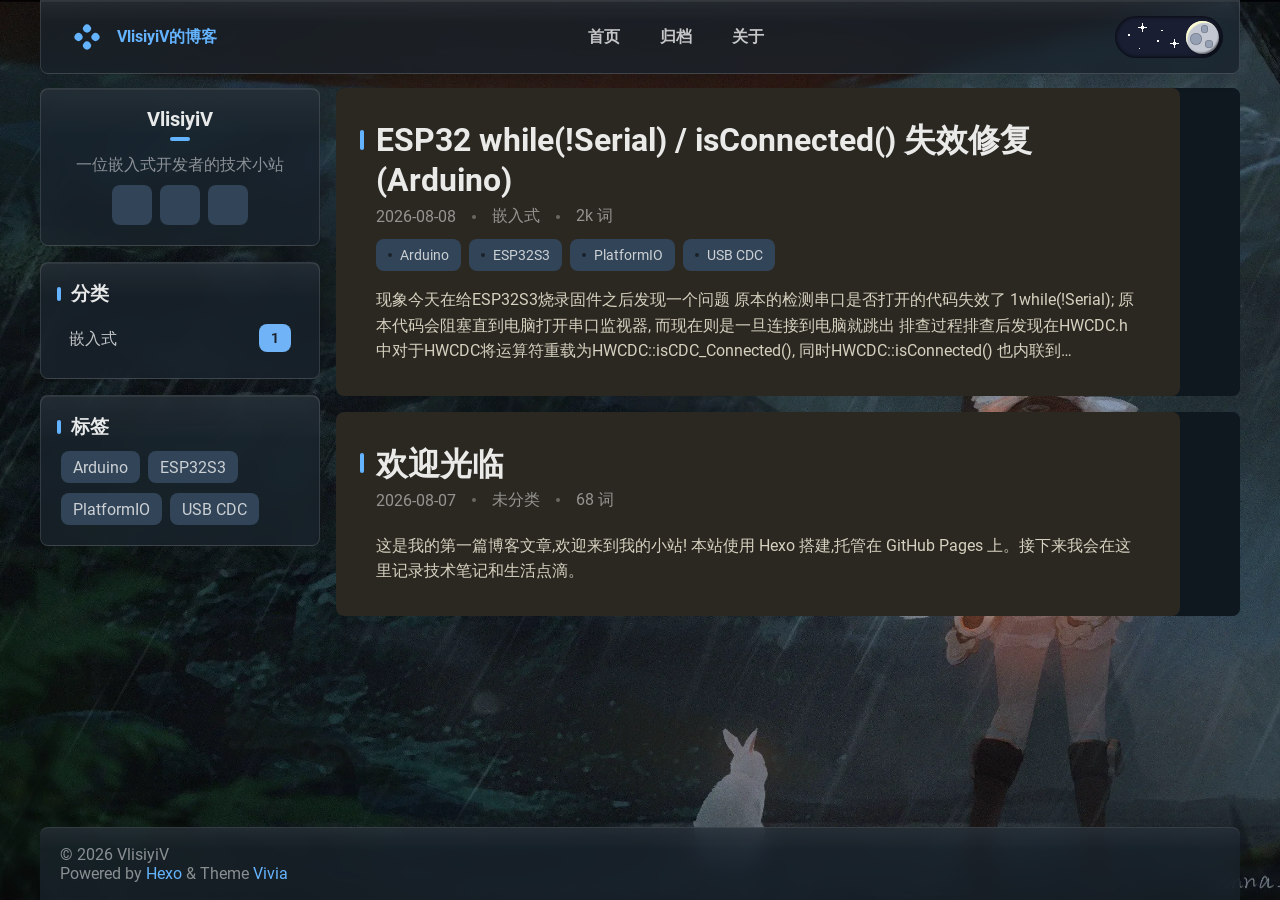
<file: index.html>
<!DOCTYPE html>


<html theme="dark" showBanner="true" hasBanner="false" > 
<link href="https://cdn.staticfile.org/font-awesome/6.4.2/css/fontawesome.min.css" rel="stylesheet">
<link href="https://cdn.staticfile.org/font-awesome/6.4.2/css/brands.min.css" rel="stylesheet">
<link href="https://cdn.staticfile.org/font-awesome/6.4.2/css/solid.min.css" rel="stylesheet">
<script src="/js/color.global.min.js" ></script>
<script src="/js/load-settings.js" ></script>
<head>
  <meta charset="utf-8">
  
  
  

  
  <title>VlisiyiV的博客</title>
  <link rel="canonical" href="https://blog.033280721.xyz/">
  <meta name="viewport" content="width=device-width, initial-scale=1, shrink-to-fit=no">

  <link rel="preload" href="/css/fonts/Roboto-Regular.ttf" as="font" type="font/ttf" crossorigin="anonymous">
  <link rel="preload" href="/css/fonts/Roboto-Bold.ttf" as="font" type="font/ttf" crossorigin="anonymous">

  <meta name="description" content="VlisiyiV 的个人博客，分享嵌入式开发、硬件 DIY、树莓派、ESP8266&#x2F;ESP32 单片机等折腾经验">
<meta property="og:type" content="website">
<meta property="og:title" content="VlisiyiV的博客">
<meta property="og:url" content="https://blog.033280721.xyz/index.html">
<meta property="og:site_name" content="VlisiyiV的博客">
<meta property="og:description" content="VlisiyiV 的个人博客，分享嵌入式开发、硬件 DIY、树莓派、ESP8266&#x2F;ESP32 单片机等折腾经验">
<meta property="og:locale" content="zh_CN">
<meta property="article:author" content="VlisiyiV">
<meta property="article:tag" content="ESP32">
<meta property="article:tag" content="ESP8266">
<meta property="article:tag" content="单片机">
<meta property="article:tag" content="博客">
<meta property="article:tag" content="嵌入式开发">
<meta property="article:tag" content="树莓派">
<meta property="article:tag" content="硬件DIY">
<meta name="twitter:card" content="summary">
  
  
    <link rel="icon" media="(prefers-color-scheme: light)" href="/images/favicon-light-32.png" sizes="32x32">
    <link rel="icon" media="(prefers-color-scheme: light)" href="/images/favicon-light-128.png" sizes="128x128">
    <link rel="icon" media="(prefers-color-scheme: light)" href="/images/favicon-light-180.png" sizes="180x180">
    <link rel="icon" media="(prefers-color-scheme: light)" href="/images/favicon-light-192.png" sizes="192x192">
    <link rel="icon" media="(prefers-color-scheme: dark)" href="/images/favicon-dark-32.png" sizes="32x32">
    <link rel="icon" media="(prefers-color-scheme: dark)" href="/images/favicon-dark-128.png" sizes="128x128">
    <link rel="icon" media="(prefers-color-scheme: dark)" href="/images/favicon-dark-180.png" sizes="180x180">
    <link rel="icon" media="(prefers-color-scheme: dark)" href="/images/favicon-dark-192.png" sizes="192x192">
  
  
  <link rel="stylesheet" href="/css/style.css?v=20260807c">
<meta name="generator" content="Hexo 8.1.2"></head>

<body>
  
   
  <div id="main-grid" class="  ">
    <div id="nav" class=" is_home "  >
      <navbar id="navbar">
  <nav id="title-nav">
    <a href="/">
      <div id="vivia-logo">
        <div class="dot"></div>
        <div class="dot"></div>
        <div class="dot"></div>
        <div class="dot"></div>
      </div>
      <div>VlisiyiV的博客 </div>
    </a>
  </nav>
  <nav id="main-nav">
    
      <a class="main-nav-link" href="/">首页</a>
    
      <a class="main-nav-link" href="/archives">归档</a>
    
      <a class="main-nav-link" href="/about">关于</a>
    
  </nav>
  <nav id="sub-nav">
    <div id="daynight-btn" class="nav-icon" title="toggle_theme">
      <div class="dn-components">
        <div class="dn-main-button">
          <div class="dn-moon"></div>
          <div class="dn-moon"></div>
          <div class="dn-moon"></div>
        </div>
        <div class="dn-daytime-backgrond"></div>
        <div class="dn-daytime-backgrond"></div>
        <div class="dn-daytime-backgrond"></div>
        <div class="dn-cloud">
          <div class="dn-cloud-son"></div>
          <div class="dn-cloud-son"></div>
          <div class="dn-cloud-son"></div>
          <div class="dn-cloud-son"></div>
          <div class="dn-cloud-son"></div>
          <div class="dn-cloud-son"></div>
        </div>
        <div class="dn-cloud dn-cloud-light">
          <div class="dn-cloud-son"></div>
          <div class="dn-cloud-son"></div>
          <div class="dn-cloud-son"></div>
          <div class="dn-cloud-son"></div>
          <div class="dn-cloud-son"></div>
          <div class="dn-cloud-son"></div>
        </div>
        <div class="dn-stars">
          <div class="dn-star big"><div class="dn-star-son"></div><div class="dn-star-son"></div><div class="dn-star-son"></div><div class="dn-star-son"></div></div>
          <div class="dn-star big"><div class="dn-star-son"></div><div class="dn-star-son"></div><div class="dn-star-son"></div><div class="dn-star-son"></div></div>
          <div class="dn-star medium"><div class="dn-star-son"></div><div class="dn-star-son"></div><div class="dn-star-son"></div><div class="dn-star-son"></div></div>
          <div class="dn-star medium"><div class="dn-star-son"></div><div class="dn-star-son"></div><div class="dn-star-son"></div><div class="dn-star-son"></div></div>
          <div class="dn-star small"><div class="dn-star-son"></div><div class="dn-star-son"></div><div class="dn-star-son"></div><div class="dn-star-son"></div></div>
          <div class="dn-star small"><div class="dn-star-son"></div><div class="dn-star-son"></div><div class="dn-star-son"></div><div class="dn-star-son"></div></div>
        </div>
      </div>
    </div>
    
    <div id="nav-menu-btn" class="nav-icon">
      <svg xmlns="http://www.w3.org/2000/svg" height="20" viewBox="0 -960 960 960" width="20"><path d="M177.37-252.282q-17.453 0-29.477-11.964-12.024-11.963-12.024-29.326t12.024-29.537q12.024-12.174 29.477-12.174h605.26q17.453 0 29.477 11.964 12.024 11.963 12.024 29.326t-12.024 29.537q-12.024 12.174-29.477 12.174H177.37Zm0-186.218q-17.453 0-29.477-11.963-12.024-11.964-12.024-29.326 0-17.363 12.024-29.537T177.37-521.5h605.26q17.453 0 29.477 11.963 12.024 11.964 12.024 29.326 0 17.363-12.024 29.537T782.63-438.5H177.37Zm0-186.217q-17.453 0-29.477-11.964-12.024-11.963-12.024-29.326t12.024-29.537q12.024-12.174 29.477-12.174h605.26q17.453 0 29.477 11.964 12.024 11.963 12.024 29.326t-12.024 29.537q-12.024 12.174-29.477 12.174H177.37Z"/></svg>
    </div>
  </nav>
</navbar>
<div id="nav-dropdown" class="hidden">
  <div id="dropdown-link-list">
    
      <a class="nav-dropdown-link" href="/">首页</a>
    
      <a class="nav-dropdown-link" href="/archives">归档</a>
    
      <a class="nav-dropdown-link" href="/about">关于</a>
    
     
    </div>
</div>
<script>
  let dropdownBtn = document.getElementById("nav-menu-btn");
  let dropdownEle = document.getElementById("nav-dropdown");
  dropdownBtn.onclick = function() {
    dropdownEle.classList.toggle("hidden");
  }
</script>
    </div>
    <div id="sidebar-wrapper">
      <sidebar id="sidebar">
  
    <div class="widget-wrap">
  <div class="info-card">
    <div class="avatar">
      
      <div class="img-dim"></div>
    </div>
    <div class="info">
      <div class="username">VlisiyiV </div>
      <div class="dot"></div>
      <div class="subtitle">一位嵌入式开发者的技术小站 </div>
      <div class="link-list">
        
          <a class="link-btn" target="_blank" rel="noopener" href="https://github.com/VlisiyiV" title="GitHub"><i class="fa-brands fa-github"></i></a>
        
          <a class="link-btn" target="_blank" rel="noopener" href="https://space.bilibili.com/592669612" title="Bilibili"><i class="fa-brands fa-bilibili"></i></a>
        
          <a class="link-btn" href="mailto:lisiyi@033280721.xyz" title="Email"><i class="fa-solid fa-envelope"></i></a>
         
      </div>  
    </div>
  </div>
</div>

  
  <div class="sticky">
    
      


  <div class="widget-wrap">
    <div class="widget">
      <h3 class="widget-title">分类</h3>
      <div class="category-box">
            <a class="category-link" href="/categories/%E5%B5%8C%E5%85%A5%E5%BC%8F/">
                嵌入式
                <div class="category-count">1</div>
            </a>
        </div>
    </div>
  </div>


    
      
  <div class="widget-wrap">
    <div class="widget">
      <h3 class="widget-title">标签</h3>
      <ul class="widget-tag-list" itemprop="keywords"><li class="widget-tag-list-item"><a class="widget-tag-list-link" href="/tags/Arduino/" rel="tag">Arduino</a></li><li class="widget-tag-list-item"><a class="widget-tag-list-link" href="/tags/ESP32S3/" rel="tag">ESP32S3</a></li><li class="widget-tag-list-item"><a class="widget-tag-list-link" href="/tags/PlatformIO/" rel="tag">PlatformIO</a></li><li class="widget-tag-list-item"><a class="widget-tag-list-link" href="/tags/USB-CDC/" rel="tag">USB CDC</a></li></ul>
    </div>
  </div>


    
  </div>
</sidebar>
    </div>
    <div id="content-body">
      
   


<article id="post-esp32s3-hwcdc-serial-isconnected-fix" class="h-entry article article-type-post" itemprop="blogPost" itemscope itemtype="https://schema.org/BlogPosting">
   
  <div class="article-inner">
    <div class="article-main">
      <header class="article-header">
        
<div class="main-title-bar">
  <div class="main-title-dot"></div>
  
    
      <h1 itemprop="name">
        <a class="p-name article-title" href="/2026/08/08/esp32s3-hwcdc-serial-isconnected-fix/">ESP32 while(!Serial) / isConnected() 失效修复(Arduino)</a>
      </h1>
    
  
</div>

        <div class='meta-info-bar'>
          <div class="meta-info">
  <time class="dt-published" datetime="2026-08-08T05:47:00.000Z" itemprop="datePublished">2026-08-08</time>
</div>
          <div class="need-seperator meta-info">
            <div class="meta-cate-flex">
  
  <a class="meta-cate-link" href="/categories/%E5%B5%8C%E5%85%A5%E5%BC%8F/">嵌入式</a>
   
</div>
  
          </div>
          <div class="wordcount need-seperator meta-info">
            2k 词 
          </div>
        </div>
        
  <ul class="article-tag-list" itemprop="keywords"><li class="article-tag-list-item"><a class="article-tag-list-link" href="/tags/Arduino/" rel="tag">Arduino</a></li><li class="article-tag-list-item"><a class="article-tag-list-link" href="/tags/ESP32S3/" rel="tag">ESP32S3</a></li><li class="article-tag-list-item"><a class="article-tag-list-link" href="/tags/PlatformIO/" rel="tag">PlatformIO</a></li><li class="article-tag-list-item"><a class="article-tag-list-link" href="/tags/USB-CDC/" rel="tag">USB CDC</a></li></ul>

      </header>
      <div class="e-content article-entry" itemprop="articleBody">
        
          <div class="truncate-text">
            
              现象今天在给ESP32S3烧录固件之后发现一个问题
原本的检测串口是否打开的代码失效了
1while(!Serial);

原本代码会阻塞直到电脑打开串口监视器, 而现在则是一旦连接到电脑就跳出
排查过程排查后发现在HWCDC.h中对于HWCDC将运算符重载为HWCDC::isCDC_Connected(), 同时HWCDC::isConnected() 也内联到HWCDC::isCDC_Connected()
而HWCDC::isCDC_Connected() 内部的逻辑是
1234567891011121314151617181920212223242526272829bool HWCDC::isCDC_Connected() &#123; static bool running = false; // USB 可能被拔出 if (!isPlugged()) &#123; connected = false; running = false; // ISR中的SOF导致固件上传问题 //SOF_TIMEOUT = 5; // 拔掉时 SOF 超时 return false; ...
            
          </div>
        
      </div>

         
    </div>
    
     
    <a class="right-panel  non-pic  "
      
      href="/2026/08/08/esp32s3-hwcdc-serial-isconnected-fix/" 
    >
       
      <i class="fa-solid fa-angle-right non-pic"></i>
       
    </a>
     
  </div>
  
</article>









   


<article id="post-welcome" class="h-entry article article-type-post" itemprop="blogPost" itemscope itemtype="https://schema.org/BlogPosting">
   
  <div class="article-inner">
    <div class="article-main">
      <header class="article-header">
        
<div class="main-title-bar">
  <div class="main-title-dot"></div>
  
    
      <h1 itemprop="name">
        <a class="p-name article-title" href="/2026/08/07/welcome/">欢迎光临</a>
      </h1>
    
  
</div>

        <div class='meta-info-bar'>
          <div class="meta-info">
  <time class="dt-published" datetime="2026-08-07T05:35:00.000Z" itemprop="datePublished">2026-08-07</time>
</div>
          <div class="need-seperator meta-info">
            <div class="meta-cate-flex">
  
    未分类 
   
</div>
  
          </div>
          <div class="wordcount need-seperator meta-info">
            68 词 
          </div>
        </div>
        
      </header>
      <div class="e-content article-entry" itemprop="articleBody">
        
          <div class="truncate-text">
            
              这是我的第一篇博客文章,欢迎来到我的小站!
本站使用 Hexo 搭建,托管在 GitHub Pages 上。接下来我会在这里记录技术笔记和生活点滴。

            
          </div>
        
      </div>

         
    </div>
    
     
    <a class="right-panel  non-pic  "
      
      href="/2026/08/07/welcome/" 
    >
       
      <i class="fa-solid fa-angle-right non-pic"></i>
       
    </a>
     
  </div>
  
</article>











    </div>
    <div id="footer-wrapper">
      <footer id="footer">
  
  <div id="footer-info" class="inner">
    
    &copy; 2026 VlisiyiV<br>
    Powered by <a href="https://hexo.io/" target="_blank">Hexo</a> & Theme <a target="_blank" rel="noopener" href="https://github.com/saicaca/hexo-theme-vivia">Vivia</a>
  </div>
</footer>

    </div>
    <div class="back-to-top-wrapper">
    <button id="back-to-top-btn" class="back-to-top-btn hide" onclick="topFunction()">
        <i class="fa-solid fa-angle-up"></i>
    </button>
</div>

<script>
    function topFunction() {
        window.scroll({ top: 0, behavior: 'smooth' });
    }
    let btn = document.getElementById('back-to-top-btn');
    function scrollFunction() {
        if (document.body.scrollTop > 600 || document.documentElement.scrollTop > 600) {
            btn.classList.remove('hide')
        } else {
            btn.classList.add('hide')
        }
    }
    window.onscroll = function() {
        scrollFunction();
    }
</script>

  </div>
  <script src="/js/light-dark-switch.js"></script>
</body>
</html>
</file>
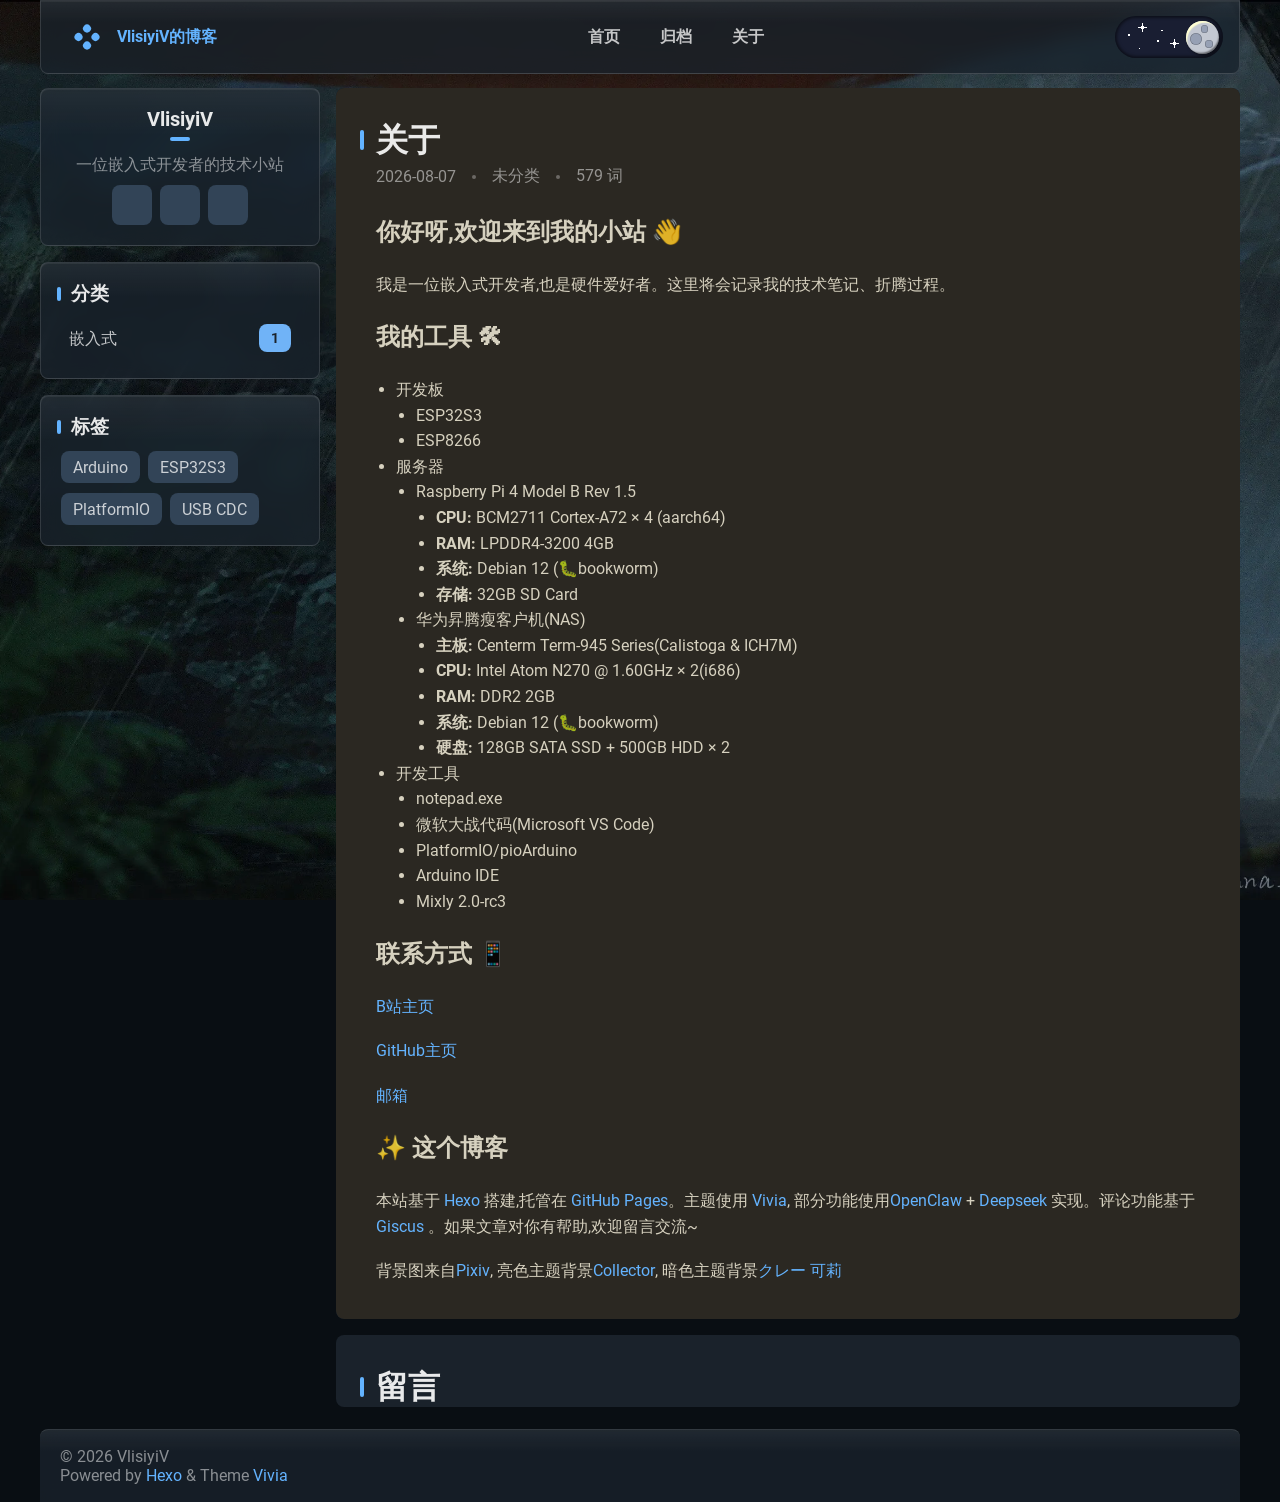
<file: about/index.html>
<!DOCTYPE html>


<html theme="dark" showBanner="true" hasBanner="false" > 
<link href="https://cdn.staticfile.org/font-awesome/6.4.2/css/fontawesome.min.css" rel="stylesheet">
<link href="https://cdn.staticfile.org/font-awesome/6.4.2/css/brands.min.css" rel="stylesheet">
<link href="https://cdn.staticfile.org/font-awesome/6.4.2/css/solid.min.css" rel="stylesheet">
<script src="/js/color.global.min.js" ></script>
<script src="/js/load-settings.js" ></script>
<head>
  <meta charset="utf-8">
  
  
  

  
  <title>关于 | VlisiyiV的博客</title>
  <link rel="canonical" href="https://blog.033280721.xyz/about/index.html">
  <meta name="viewport" content="width=device-width, initial-scale=1, shrink-to-fit=no">

  <link rel="preload" href="/css/fonts/Roboto-Regular.ttf" as="font" type="font/ttf" crossorigin="anonymous">
  <link rel="preload" href="/css/fonts/Roboto-Bold.ttf" as="font" type="font/ttf" crossorigin="anonymous">

  <meta name="description" content="你好呀,欢迎来到我的小站 👋我是一位嵌入式开发者,也是硬件爱好者。这里将会记录我的技术笔记、折腾过程。 我的工具 🛠 开发板 ESP32S3 ESP8266   服务器 Raspberry Pi 4 Model B Rev 1.5 CPU: BCM2711 Cortex-A72 × 4 (aarch64) RAM: LPDDR4-3200 4GB 系统: Debian 12 (🐛bookwo">
<meta property="og:type" content="website">
<meta property="og:title" content="关于">
<meta property="og:url" content="https://blog.033280721.xyz/about/index.html">
<meta property="og:site_name" content="VlisiyiV的博客">
<meta property="og:description" content="你好呀,欢迎来到我的小站 👋我是一位嵌入式开发者,也是硬件爱好者。这里将会记录我的技术笔记、折腾过程。 我的工具 🛠 开发板 ESP32S3 ESP8266   服务器 Raspberry Pi 4 Model B Rev 1.5 CPU: BCM2711 Cortex-A72 × 4 (aarch64) RAM: LPDDR4-3200 4GB 系统: Debian 12 (🐛bookwo">
<meta property="og:locale" content="zh_CN">
<meta property="article:published_time" content="2026-08-07T07:10:06.000Z">
<meta property="article:modified_time" content="2026-08-07T07:10:08.738Z">
<meta property="article:author" content="VlisiyiV">
<meta property="article:tag" content="ESP32">
<meta property="article:tag" content="ESP8266">
<meta property="article:tag" content="单片机">
<meta property="article:tag" content="博客">
<meta property="article:tag" content="嵌入式开发">
<meta property="article:tag" content="树莓派">
<meta property="article:tag" content="硬件DIY">
<meta name="twitter:card" content="summary">
  
  
    <link rel="icon" media="(prefers-color-scheme: light)" href="/images/favicon-light-32.png" sizes="32x32">
    <link rel="icon" media="(prefers-color-scheme: light)" href="/images/favicon-light-128.png" sizes="128x128">
    <link rel="icon" media="(prefers-color-scheme: light)" href="/images/favicon-light-180.png" sizes="180x180">
    <link rel="icon" media="(prefers-color-scheme: light)" href="/images/favicon-light-192.png" sizes="192x192">
    <link rel="icon" media="(prefers-color-scheme: dark)" href="/images/favicon-dark-32.png" sizes="32x32">
    <link rel="icon" media="(prefers-color-scheme: dark)" href="/images/favicon-dark-128.png" sizes="128x128">
    <link rel="icon" media="(prefers-color-scheme: dark)" href="/images/favicon-dark-180.png" sizes="180x180">
    <link rel="icon" media="(prefers-color-scheme: dark)" href="/images/favicon-dark-192.png" sizes="192x192">
  
  
  <link rel="stylesheet" href="/css/style.css?v=20260807c">
<meta name="generator" content="Hexo 8.1.2"></head>

<body>
  
   
  <div id="main-grid" class="  ">
    <div id="nav" class=""  >
      <navbar id="navbar">
  <nav id="title-nav">
    <a href="/">
      <div id="vivia-logo">
        <div class="dot"></div>
        <div class="dot"></div>
        <div class="dot"></div>
        <div class="dot"></div>
      </div>
      <div>VlisiyiV的博客 </div>
    </a>
  </nav>
  <nav id="main-nav">
    
      <a class="main-nav-link" href="/">首页</a>
    
      <a class="main-nav-link" href="/archives">归档</a>
    
      <a class="main-nav-link" href="/about">关于</a>
    
  </nav>
  <nav id="sub-nav">
    <div id="daynight-btn" class="nav-icon" title="toggle_theme">
      <div class="dn-components">
        <div class="dn-main-button">
          <div class="dn-moon"></div>
          <div class="dn-moon"></div>
          <div class="dn-moon"></div>
        </div>
        <div class="dn-daytime-backgrond"></div>
        <div class="dn-daytime-backgrond"></div>
        <div class="dn-daytime-backgrond"></div>
        <div class="dn-cloud">
          <div class="dn-cloud-son"></div>
          <div class="dn-cloud-son"></div>
          <div class="dn-cloud-son"></div>
          <div class="dn-cloud-son"></div>
          <div class="dn-cloud-son"></div>
          <div class="dn-cloud-son"></div>
        </div>
        <div class="dn-cloud dn-cloud-light">
          <div class="dn-cloud-son"></div>
          <div class="dn-cloud-son"></div>
          <div class="dn-cloud-son"></div>
          <div class="dn-cloud-son"></div>
          <div class="dn-cloud-son"></div>
          <div class="dn-cloud-son"></div>
        </div>
        <div class="dn-stars">
          <div class="dn-star big"><div class="dn-star-son"></div><div class="dn-star-son"></div><div class="dn-star-son"></div><div class="dn-star-son"></div></div>
          <div class="dn-star big"><div class="dn-star-son"></div><div class="dn-star-son"></div><div class="dn-star-son"></div><div class="dn-star-son"></div></div>
          <div class="dn-star medium"><div class="dn-star-son"></div><div class="dn-star-son"></div><div class="dn-star-son"></div><div class="dn-star-son"></div></div>
          <div class="dn-star medium"><div class="dn-star-son"></div><div class="dn-star-son"></div><div class="dn-star-son"></div><div class="dn-star-son"></div></div>
          <div class="dn-star small"><div class="dn-star-son"></div><div class="dn-star-son"></div><div class="dn-star-son"></div><div class="dn-star-son"></div></div>
          <div class="dn-star small"><div class="dn-star-son"></div><div class="dn-star-son"></div><div class="dn-star-son"></div><div class="dn-star-son"></div></div>
        </div>
      </div>
    </div>
    
    <div id="nav-menu-btn" class="nav-icon">
      <svg xmlns="http://www.w3.org/2000/svg" height="20" viewBox="0 -960 960 960" width="20"><path d="M177.37-252.282q-17.453 0-29.477-11.964-12.024-11.963-12.024-29.326t12.024-29.537q12.024-12.174 29.477-12.174h605.26q17.453 0 29.477 11.964 12.024 11.963 12.024 29.326t-12.024 29.537q-12.024 12.174-29.477 12.174H177.37Zm0-186.218q-17.453 0-29.477-11.963-12.024-11.964-12.024-29.326 0-17.363 12.024-29.537T177.37-521.5h605.26q17.453 0 29.477 11.963 12.024 11.964 12.024 29.326 0 17.363-12.024 29.537T782.63-438.5H177.37Zm0-186.217q-17.453 0-29.477-11.964-12.024-11.963-12.024-29.326t12.024-29.537q12.024-12.174 29.477-12.174h605.26q17.453 0 29.477 11.964 12.024 11.963 12.024 29.326t-12.024 29.537q-12.024 12.174-29.477 12.174H177.37Z"/></svg>
    </div>
  </nav>
</navbar>
<div id="nav-dropdown" class="hidden">
  <div id="dropdown-link-list">
    
      <a class="nav-dropdown-link" href="/">首页</a>
    
      <a class="nav-dropdown-link" href="/archives">归档</a>
    
      <a class="nav-dropdown-link" href="/about">关于</a>
    
     
    </div>
</div>
<script>
  let dropdownBtn = document.getElementById("nav-menu-btn");
  let dropdownEle = document.getElementById("nav-dropdown");
  dropdownBtn.onclick = function() {
    dropdownEle.classList.toggle("hidden");
  }
</script>
    </div>
    <div id="sidebar-wrapper">
      <sidebar id="sidebar">
  
    <div class="widget-wrap">
  <div class="info-card">
    <div class="avatar">
      
      <div class="img-dim"></div>
    </div>
    <div class="info">
      <div class="username">VlisiyiV </div>
      <div class="dot"></div>
      <div class="subtitle">一位嵌入式开发者的技术小站 </div>
      <div class="link-list">
        
          <a class="link-btn" target="_blank" rel="noopener" href="https://github.com/VlisiyiV" title="GitHub"><i class="fa-brands fa-github"></i></a>
        
          <a class="link-btn" target="_blank" rel="noopener" href="https://space.bilibili.com/592669612" title="Bilibili"><i class="fa-brands fa-bilibili"></i></a>
        
          <a class="link-btn" href="mailto:lisiyi@033280721.xyz" title="Email"><i class="fa-solid fa-envelope"></i></a>
         
      </div>  
    </div>
  </div>
</div>

  
  <div class="sticky">
    
      


  <div class="widget-wrap">
    <div class="widget">
      <h3 class="widget-title">分类</h3>
      <div class="category-box">
            <a class="category-link" href="/categories/%E5%B5%8C%E5%85%A5%E5%BC%8F/">
                嵌入式
                <div class="category-count">1</div>
            </a>
        </div>
    </div>
  </div>


    
      
  <div class="widget-wrap">
    <div class="widget">
      <h3 class="widget-title">标签</h3>
      <ul class="widget-tag-list" itemprop="keywords"><li class="widget-tag-list-item"><a class="widget-tag-list-link" href="/tags/Arduino/" rel="tag">Arduino</a></li><li class="widget-tag-list-item"><a class="widget-tag-list-link" href="/tags/ESP32S3/" rel="tag">ESP32S3</a></li><li class="widget-tag-list-item"><a class="widget-tag-list-link" href="/tags/PlatformIO/" rel="tag">PlatformIO</a></li><li class="widget-tag-list-item"><a class="widget-tag-list-link" href="/tags/USB-CDC/" rel="tag">USB CDC</a></li></ul>
    </div>
  </div>


    
  </div>
</sidebar>
    </div>
    <div id="content-body">
       


<article id="page-" class="h-entry article article-type-page" itemprop="blogPost" itemscope itemtype="https://schema.org/BlogPosting">
   
  <div class="article-inner">
    <div class="article-main">
      <header class="article-header">
        
<div class="main-title-bar">
  <div class="main-title-dot"></div>
  
    
      <h1 class="p-name article-title" itemprop="headline name">
        关于
      </h1>
    
  
</div>

        <div class='meta-info-bar'>
          <div class="meta-info">
  <time class="dt-published" datetime="2026-08-07T07:10:06.000Z" itemprop="datePublished">2026-08-07</time>
</div>
          <div class="need-seperator meta-info">
            <div class="meta-cate-flex">
  
    未分类 
   
</div>
  
          </div>
          <div class="wordcount need-seperator meta-info">
            579 词 
          </div>
        </div>
        
      </header>
      <div class="e-content article-entry" itemprop="articleBody">
        
          <h2 id="你好呀-欢迎来到我的小站-👋"><a href="#你好呀-欢迎来到我的小站-👋" class="headerlink" title="你好呀,欢迎来到我的小站 👋"></a>你好呀,欢迎来到我的小站 👋</h2><p>我是一位嵌入式开发者,也是硬件爱好者。这里将会记录我的技术笔记、折腾过程。</p>
<h2 id="我的工具-🛠"><a href="#我的工具-🛠" class="headerlink" title="我的工具 🛠"></a>我的工具 🛠</h2><ul>
<li>开发板<ul>
<li>ESP32S3</li>
<li>ESP8266</li>
</ul>
</li>
<li>服务器<ul>
<li>Raspberry Pi 4 Model B Rev 1.5<ul>
<li><strong>CPU:</strong> BCM2711 Cortex-A72 × 4 (aarch64)</li>
<li><strong>RAM:</strong> LPDDR4-3200 4GB</li>
<li><strong>系统:</strong> Debian 12 (🐛bookworm)</li>
<li><strong>存储:</strong> 32GB SD Card</li>
</ul>
</li>
<li>华为昇腾瘦客户机(NAS)<ul>
<li><strong>主板:</strong> Centerm Term-945 Series(Calistoga &amp; ICH7M)</li>
<li><strong>CPU:</strong> Intel Atom N270 @ 1.60GHz × 2(i686)</li>
<li><strong>RAM:</strong> DDR2 2GB</li>
<li><strong>系统:</strong> Debian 12 (🐛bookworm)</li>
<li><strong>硬盘:</strong> 128GB SATA SSD + 500GB HDD × 2</li>
</ul>
</li>
</ul>
</li>
<li>开发工具<ul>
<li>notepad.exe</li>
<li>微软大战代码(Microsoft VS Code)</li>
<li>PlatformIO&#x2F;pioArduino</li>
<li>Arduino IDE</li>
<li>Mixly 2.0-rc3</li>
</ul>
</li>
</ul>
<h2 id="联系方式-📱"><a href="#联系方式-📱" class="headerlink" title="联系方式 📱"></a>联系方式 📱</h2><p><a target="_blank" rel="noopener" href="https://space.bilibili.com/592669612">B站主页</a></p>
<p><a target="_blank" rel="noopener" href="https://github.com/vlisiyiv">GitHub主页</a></p>
<p><a href="mailto:&#x6c;&#x69;&#115;&#x69;&#121;&#x69;&#64;&#x30;&#51;&#51;&#x32;&#x38;&#48;&#x37;&#50;&#x31;&#46;&#x78;&#x79;&#122;">邮箱</a></p>
<h2 id="✨-这个博客"><a href="#✨-这个博客" class="headerlink" title="✨ 这个博客"></a>✨ 这个博客</h2><p>本站基于 <a target="_blank" rel="noopener" href="https://hexo.io/">Hexo</a> 搭建,托管在 <a target="_blank" rel="noopener" href="https://pages.github.com/">GitHub Pages</a>。主题使用 <a target="_blank" rel="noopener" href="https://github.com/saicaca/hexo-theme-vivia">Vivia</a>, 部分功能使用<a target="_blank" rel="noopener" href="https://openclaw.ai/">OpenClaw</a> + <a target="_blank" rel="noopener" href="https://www.deepseek.com/">Deepseek</a> 实现。评论功能基于 <a target="_blank" rel="noopener" href="https://giscus.app/">Giscus</a> 。如果文章对你有帮助,欢迎留言交流~</p>
<p>背景图来自<a target="_blank" rel="noopener" href="https://www.pixiv.net/">Pixiv</a>, 亮色主题背景<a target="_blank" rel="noopener" href="https://www.pixiv.net/artworks/133535742">Collector</a>, 暗色主题背景<a target="_blank" rel="noopener" href="https://www.pixiv.net/artworks/85523453">クレー 可莉</a></p>

        
      </div>

         
    </div>
    
     
  </div>
  
    

  
</article>








  <div id="comment-card" class="comment-card">
    <div class="main-title-bar">
      <div class="main-title-dot"></div>
      <div class="main-title">留言 </div>
    </div>
    <script src="https://giscus.app/client.js"
      data-repo="VlisiyiV/vlisiyiv.github.io"
      data-repo-id="R_kgDOTwzOzQ"
      data-category="Announcements"
      data-category-id="DIC_kwDOTwzOzc4DC2In"
      data-mapping="pathname"
      data-strict="0"
      data-reactions-enabled="1"
      data-emit-metadata="0"
      data-input-position="bottom"
      data-theme="https://blog.033280721.xyz/giscus/giscus-dark.css"
      data-lang="zh-CN"
      crossorigin="anonymous"
      async>
    </script>
  </div>

    </div>
    <div id="footer-wrapper">
      <footer id="footer">
  
  <div id="footer-info" class="inner">
    
    &copy; 2026 VlisiyiV<br>
    Powered by <a href="https://hexo.io/" target="_blank">Hexo</a> & Theme <a target="_blank" rel="noopener" href="https://github.com/saicaca/hexo-theme-vivia">Vivia</a>
  </div>
</footer>

    </div>
    <div class="back-to-top-wrapper">
    <button id="back-to-top-btn" class="back-to-top-btn hide" onclick="topFunction()">
        <i class="fa-solid fa-angle-up"></i>
    </button>
</div>

<script>
    function topFunction() {
        window.scroll({ top: 0, behavior: 'smooth' });
    }
    let btn = document.getElementById('back-to-top-btn');
    function scrollFunction() {
        if (document.body.scrollTop > 600 || document.documentElement.scrollTop > 600) {
            btn.classList.remove('hide')
        } else {
            btn.classList.add('hide')
        }
    }
    window.onscroll = function() {
        scrollFunction();
    }
</script>

  </div>
  <script src="/js/light-dark-switch.js"></script>
</body>
</html>
</file>
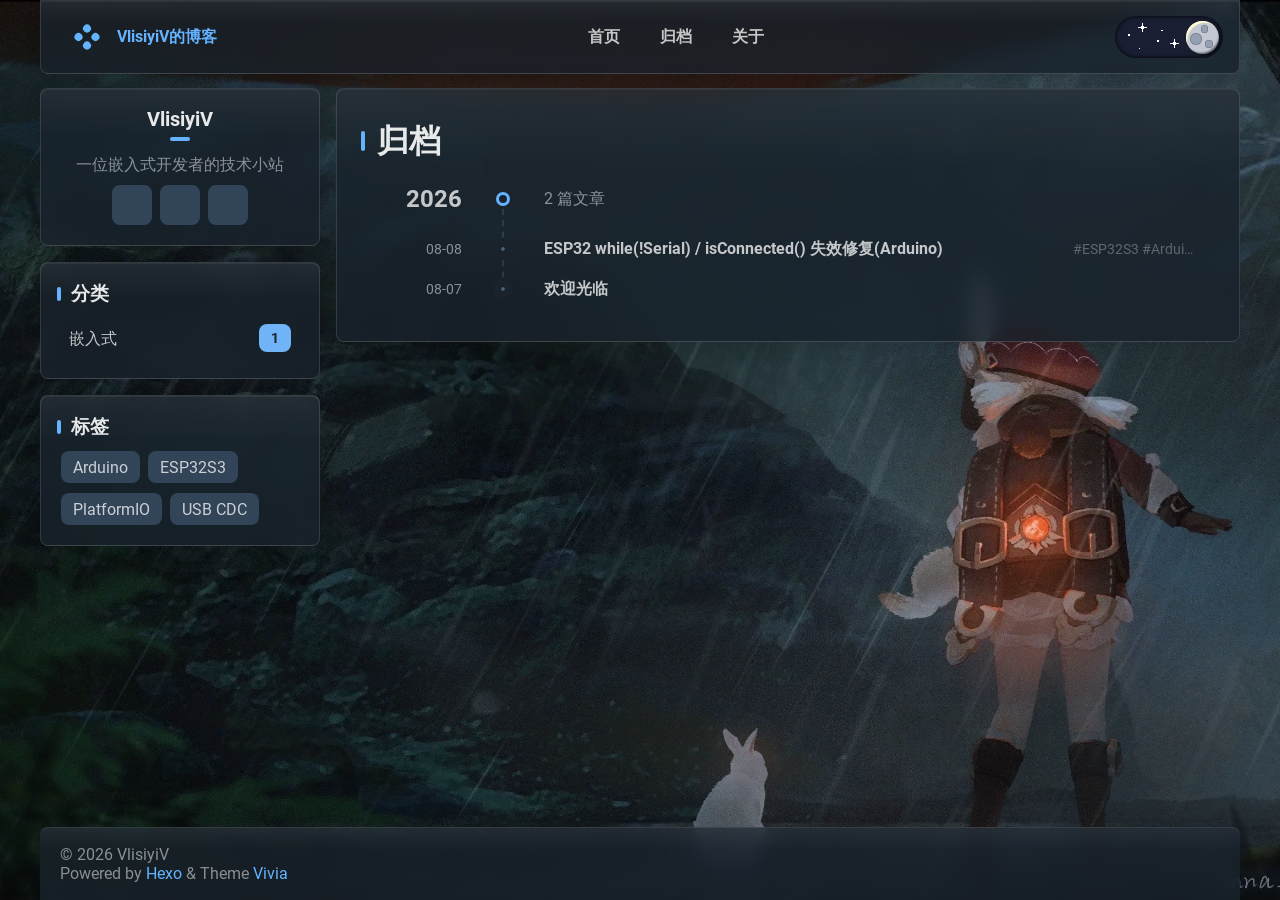
<file: archives/index.html>
<!DOCTYPE html>


<html theme="dark" showBanner="true" hasBanner="false" > 
<link href="https://cdn.staticfile.org/font-awesome/6.4.2/css/fontawesome.min.css" rel="stylesheet">
<link href="https://cdn.staticfile.org/font-awesome/6.4.2/css/brands.min.css" rel="stylesheet">
<link href="https://cdn.staticfile.org/font-awesome/6.4.2/css/solid.min.css" rel="stylesheet">
<script src="/js/color.global.min.js" ></script>
<script src="/js/load-settings.js" ></script>
<head>
  <meta charset="utf-8">
  
  
  

  
  <title>归档 | VlisiyiV的博客</title>
  <link rel="canonical" href="https://blog.033280721.xyz/">
  <meta name="viewport" content="width=device-width, initial-scale=1, shrink-to-fit=no">

  <link rel="preload" href="/css/fonts/Roboto-Regular.ttf" as="font" type="font/ttf" crossorigin="anonymous">
  <link rel="preload" href="/css/fonts/Roboto-Bold.ttf" as="font" type="font/ttf" crossorigin="anonymous">

  <meta name="description" content="VlisiyiV 的个人博客，分享嵌入式开发、硬件 DIY、树莓派、ESP8266&#x2F;ESP32 单片机等折腾经验">
<meta property="og:type" content="website">
<meta property="og:title" content="VlisiyiV的博客">
<meta property="og:url" content="https://blog.033280721.xyz/archives/index.html">
<meta property="og:site_name" content="VlisiyiV的博客">
<meta property="og:description" content="VlisiyiV 的个人博客，分享嵌入式开发、硬件 DIY、树莓派、ESP8266&#x2F;ESP32 单片机等折腾经验">
<meta property="og:locale" content="zh_CN">
<meta property="article:author" content="VlisiyiV">
<meta property="article:tag" content="ESP32">
<meta property="article:tag" content="ESP8266">
<meta property="article:tag" content="单片机">
<meta property="article:tag" content="博客">
<meta property="article:tag" content="嵌入式开发">
<meta property="article:tag" content="树莓派">
<meta property="article:tag" content="硬件DIY">
<meta name="twitter:card" content="summary">
  
  
    <link rel="icon" media="(prefers-color-scheme: light)" href="/images/favicon-light-32.png" sizes="32x32">
    <link rel="icon" media="(prefers-color-scheme: light)" href="/images/favicon-light-128.png" sizes="128x128">
    <link rel="icon" media="(prefers-color-scheme: light)" href="/images/favicon-light-180.png" sizes="180x180">
    <link rel="icon" media="(prefers-color-scheme: light)" href="/images/favicon-light-192.png" sizes="192x192">
    <link rel="icon" media="(prefers-color-scheme: dark)" href="/images/favicon-dark-32.png" sizes="32x32">
    <link rel="icon" media="(prefers-color-scheme: dark)" href="/images/favicon-dark-128.png" sizes="128x128">
    <link rel="icon" media="(prefers-color-scheme: dark)" href="/images/favicon-dark-180.png" sizes="180x180">
    <link rel="icon" media="(prefers-color-scheme: dark)" href="/images/favicon-dark-192.png" sizes="192x192">
  
  
  <link rel="stylesheet" href="/css/style.css?v=20260807c">
<meta name="generator" content="Hexo 8.1.2"></head>

<body>
  
   
  <div id="main-grid" class="  ">
    <div id="nav" class=""  >
      <navbar id="navbar">
  <nav id="title-nav">
    <a href="/">
      <div id="vivia-logo">
        <div class="dot"></div>
        <div class="dot"></div>
        <div class="dot"></div>
        <div class="dot"></div>
      </div>
      <div>VlisiyiV的博客 </div>
    </a>
  </nav>
  <nav id="main-nav">
    
      <a class="main-nav-link" href="/">首页</a>
    
      <a class="main-nav-link" href="/archives">归档</a>
    
      <a class="main-nav-link" href="/about">关于</a>
    
  </nav>
  <nav id="sub-nav">
    <div id="daynight-btn" class="nav-icon" title="toggle_theme">
      <div class="dn-components">
        <div class="dn-main-button">
          <div class="dn-moon"></div>
          <div class="dn-moon"></div>
          <div class="dn-moon"></div>
        </div>
        <div class="dn-daytime-backgrond"></div>
        <div class="dn-daytime-backgrond"></div>
        <div class="dn-daytime-backgrond"></div>
        <div class="dn-cloud">
          <div class="dn-cloud-son"></div>
          <div class="dn-cloud-son"></div>
          <div class="dn-cloud-son"></div>
          <div class="dn-cloud-son"></div>
          <div class="dn-cloud-son"></div>
          <div class="dn-cloud-son"></div>
        </div>
        <div class="dn-cloud dn-cloud-light">
          <div class="dn-cloud-son"></div>
          <div class="dn-cloud-son"></div>
          <div class="dn-cloud-son"></div>
          <div class="dn-cloud-son"></div>
          <div class="dn-cloud-son"></div>
          <div class="dn-cloud-son"></div>
        </div>
        <div class="dn-stars">
          <div class="dn-star big"><div class="dn-star-son"></div><div class="dn-star-son"></div><div class="dn-star-son"></div><div class="dn-star-son"></div></div>
          <div class="dn-star big"><div class="dn-star-son"></div><div class="dn-star-son"></div><div class="dn-star-son"></div><div class="dn-star-son"></div></div>
          <div class="dn-star medium"><div class="dn-star-son"></div><div class="dn-star-son"></div><div class="dn-star-son"></div><div class="dn-star-son"></div></div>
          <div class="dn-star medium"><div class="dn-star-son"></div><div class="dn-star-son"></div><div class="dn-star-son"></div><div class="dn-star-son"></div></div>
          <div class="dn-star small"><div class="dn-star-son"></div><div class="dn-star-son"></div><div class="dn-star-son"></div><div class="dn-star-son"></div></div>
          <div class="dn-star small"><div class="dn-star-son"></div><div class="dn-star-son"></div><div class="dn-star-son"></div><div class="dn-star-son"></div></div>
        </div>
      </div>
    </div>
    
    <div id="nav-menu-btn" class="nav-icon">
      <svg xmlns="http://www.w3.org/2000/svg" height="20" viewBox="0 -960 960 960" width="20"><path d="M177.37-252.282q-17.453 0-29.477-11.964-12.024-11.963-12.024-29.326t12.024-29.537q12.024-12.174 29.477-12.174h605.26q17.453 0 29.477 11.964 12.024 11.963 12.024 29.326t-12.024 29.537q-12.024 12.174-29.477 12.174H177.37Zm0-186.218q-17.453 0-29.477-11.963-12.024-11.964-12.024-29.326 0-17.363 12.024-29.537T177.37-521.5h605.26q17.453 0 29.477 11.963 12.024 11.964 12.024 29.326 0 17.363-12.024 29.537T782.63-438.5H177.37Zm0-186.217q-17.453 0-29.477-11.964-12.024-11.963-12.024-29.326t12.024-29.537q12.024-12.174 29.477-12.174h605.26q17.453 0 29.477 11.964 12.024 11.963 12.024 29.326t-12.024 29.537q-12.024 12.174-29.477 12.174H177.37Z"/></svg>
    </div>
  </nav>
</navbar>
<div id="nav-dropdown" class="hidden">
  <div id="dropdown-link-list">
    
      <a class="nav-dropdown-link" href="/">首页</a>
    
      <a class="nav-dropdown-link" href="/archives">归档</a>
    
      <a class="nav-dropdown-link" href="/about">关于</a>
    
     
    </div>
</div>
<script>
  let dropdownBtn = document.getElementById("nav-menu-btn");
  let dropdownEle = document.getElementById("nav-dropdown");
  dropdownBtn.onclick = function() {
    dropdownEle.classList.toggle("hidden");
  }
</script>
    </div>
    <div id="sidebar-wrapper">
      <sidebar id="sidebar">
  
    <div class="widget-wrap">
  <div class="info-card">
    <div class="avatar">
      
      <div class="img-dim"></div>
    </div>
    <div class="info">
      <div class="username">VlisiyiV </div>
      <div class="dot"></div>
      <div class="subtitle">一位嵌入式开发者的技术小站 </div>
      <div class="link-list">
        
          <a class="link-btn" target="_blank" rel="noopener" href="https://github.com/VlisiyiV" title="GitHub"><i class="fa-brands fa-github"></i></a>
        
          <a class="link-btn" target="_blank" rel="noopener" href="https://space.bilibili.com/592669612" title="Bilibili"><i class="fa-brands fa-bilibili"></i></a>
        
          <a class="link-btn" href="mailto:lisiyi@033280721.xyz" title="Email"><i class="fa-solid fa-envelope"></i></a>
         
      </div>  
    </div>
  </div>
</div>

  
  <div class="sticky">
    
      


  <div class="widget-wrap">
    <div class="widget">
      <h3 class="widget-title">分类</h3>
      <div class="category-box">
            <a class="category-link" href="/categories/%E5%B5%8C%E5%85%A5%E5%BC%8F/">
                嵌入式
                <div class="category-count">1</div>
            </a>
        </div>
    </div>
  </div>


    
      
  <div class="widget-wrap">
    <div class="widget">
      <h3 class="widget-title">标签</h3>
      <ul class="widget-tag-list" itemprop="keywords"><li class="widget-tag-list-item"><a class="widget-tag-list-link" href="/tags/Arduino/" rel="tag">Arduino</a></li><li class="widget-tag-list-item"><a class="widget-tag-list-link" href="/tags/ESP32S3/" rel="tag">ESP32S3</a></li><li class="widget-tag-list-item"><a class="widget-tag-list-link" href="/tags/PlatformIO/" rel="tag">PlatformIO</a></li><li class="widget-tag-list-item"><a class="widget-tag-list-link" href="/tags/USB-CDC/" rel="tag">USB CDC</a></li></ul>
    </div>
  </div>


    
  </div>
</sidebar>
    </div>
    <div id="content-body">
       

<div class="archive-main-card">
    <div class="archive-top">
      <div class="main-title-bar">
        <div class="main-title-dot"></div>
        <h1 class="article-title">归档</h1>
      </div>    
    </div>
    
    
      
      
        
        <div class="year-line">
            <div class="year-num">2026</div>
            <div class="dot-wrapper">
                <div class="dot"></div>
            </div>
            <div class="article-count">2 篇文章</div>
        </div>
      
      <a class="archive-article-link" href="/2026/08/08/esp32s3-hwcdc-serial-isconnected-fix/" title="ESP32 while(!Serial) / isConnected() 失效修复(Arduino)">
        <div class="date">08-08</div>
        <div class="line">
            <div class="dot"></div>
        </div>
        <div class="title">
            <div class="title-inner">
                
                    ESP32 while(!Serial) / isConnected() 失效修复(Arduino)
                
            </div>
        </div>
        <div class="tags">
            #ESP32S3 #Arduino #PlatformIO #USB CDC
        </div>
      </a>
    
      
      
      <a class="archive-article-link" href="/2026/08/07/welcome/" title="欢迎光临">
        <div class="date">08-07</div>
        <div class="line">
            <div class="dot"></div>
        </div>
        <div class="title">
            <div class="title-inner">
                
                    欢迎光临
                
            </div>
        </div>
        <div class="tags">
            
        </div>
      </a>
    
  </div>
    </div>
    <div id="footer-wrapper">
      <footer id="footer">
  
  <div id="footer-info" class="inner">
    
    &copy; 2026 VlisiyiV<br>
    Powered by <a href="https://hexo.io/" target="_blank">Hexo</a> & Theme <a target="_blank" rel="noopener" href="https://github.com/saicaca/hexo-theme-vivia">Vivia</a>
  </div>
</footer>

    </div>
    <div class="back-to-top-wrapper">
    <button id="back-to-top-btn" class="back-to-top-btn hide" onclick="topFunction()">
        <i class="fa-solid fa-angle-up"></i>
    </button>
</div>

<script>
    function topFunction() {
        window.scroll({ top: 0, behavior: 'smooth' });
    }
    let btn = document.getElementById('back-to-top-btn');
    function scrollFunction() {
        if (document.body.scrollTop > 600 || document.documentElement.scrollTop > 600) {
            btn.classList.remove('hide')
        } else {
            btn.classList.add('hide')
        }
    }
    window.onscroll = function() {
        scrollFunction();
    }
</script>

  </div>
  <script src="/js/light-dark-switch.js"></script>
</body>
</html>
</file>
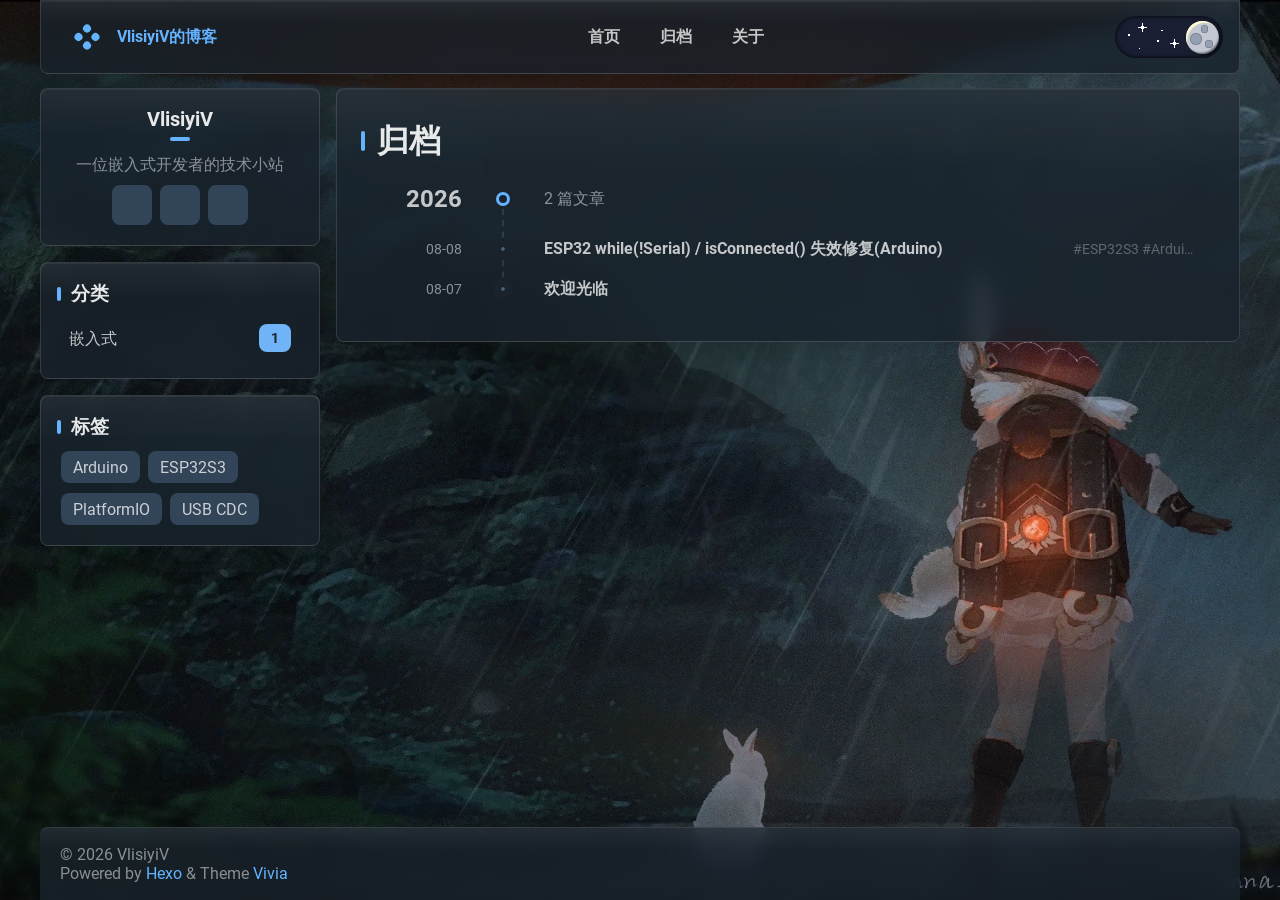
<file: archives/2026/index.html>
<!DOCTYPE html>


<html theme="dark" showBanner="true" hasBanner="false" > 
<link href="https://cdn.staticfile.org/font-awesome/6.4.2/css/fontawesome.min.css" rel="stylesheet">
<link href="https://cdn.staticfile.org/font-awesome/6.4.2/css/brands.min.css" rel="stylesheet">
<link href="https://cdn.staticfile.org/font-awesome/6.4.2/css/solid.min.css" rel="stylesheet">
<script src="/js/color.global.min.js" ></script>
<script src="/js/load-settings.js" ></script>
<head>
  <meta charset="utf-8">
  
  
  

  
  <title>归档: 2026 | VlisiyiV的博客</title>
  <link rel="canonical" href="https://blog.033280721.xyz/">
  <meta name="viewport" content="width=device-width, initial-scale=1, shrink-to-fit=no">

  <link rel="preload" href="/css/fonts/Roboto-Regular.ttf" as="font" type="font/ttf" crossorigin="anonymous">
  <link rel="preload" href="/css/fonts/Roboto-Bold.ttf" as="font" type="font/ttf" crossorigin="anonymous">

  <meta name="description" content="VlisiyiV 的个人博客，分享嵌入式开发、硬件 DIY、树莓派、ESP8266&#x2F;ESP32 单片机等折腾经验">
<meta property="og:type" content="website">
<meta property="og:title" content="VlisiyiV的博客">
<meta property="og:url" content="https://blog.033280721.xyz/archives/2026/index.html">
<meta property="og:site_name" content="VlisiyiV的博客">
<meta property="og:description" content="VlisiyiV 的个人博客，分享嵌入式开发、硬件 DIY、树莓派、ESP8266&#x2F;ESP32 单片机等折腾经验">
<meta property="og:locale" content="zh_CN">
<meta property="article:author" content="VlisiyiV">
<meta property="article:tag" content="ESP32">
<meta property="article:tag" content="ESP8266">
<meta property="article:tag" content="单片机">
<meta property="article:tag" content="博客">
<meta property="article:tag" content="嵌入式开发">
<meta property="article:tag" content="树莓派">
<meta property="article:tag" content="硬件DIY">
<meta name="twitter:card" content="summary">
  
  
    <link rel="icon" media="(prefers-color-scheme: light)" href="/images/favicon-light-32.png" sizes="32x32">
    <link rel="icon" media="(prefers-color-scheme: light)" href="/images/favicon-light-128.png" sizes="128x128">
    <link rel="icon" media="(prefers-color-scheme: light)" href="/images/favicon-light-180.png" sizes="180x180">
    <link rel="icon" media="(prefers-color-scheme: light)" href="/images/favicon-light-192.png" sizes="192x192">
    <link rel="icon" media="(prefers-color-scheme: dark)" href="/images/favicon-dark-32.png" sizes="32x32">
    <link rel="icon" media="(prefers-color-scheme: dark)" href="/images/favicon-dark-128.png" sizes="128x128">
    <link rel="icon" media="(prefers-color-scheme: dark)" href="/images/favicon-dark-180.png" sizes="180x180">
    <link rel="icon" media="(prefers-color-scheme: dark)" href="/images/favicon-dark-192.png" sizes="192x192">
  
  
  <link rel="stylesheet" href="/css/style.css?v=20260807c">
<meta name="generator" content="Hexo 8.1.2"></head>

<body>
  
   
  <div id="main-grid" class="  ">
    <div id="nav" class=""  >
      <navbar id="navbar">
  <nav id="title-nav">
    <a href="/">
      <div id="vivia-logo">
        <div class="dot"></div>
        <div class="dot"></div>
        <div class="dot"></div>
        <div class="dot"></div>
      </div>
      <div>VlisiyiV的博客 </div>
    </a>
  </nav>
  <nav id="main-nav">
    
      <a class="main-nav-link" href="/">首页</a>
    
      <a class="main-nav-link" href="/archives">归档</a>
    
      <a class="main-nav-link" href="/about">关于</a>
    
  </nav>
  <nav id="sub-nav">
    <div id="daynight-btn" class="nav-icon" title="toggle_theme">
      <div class="dn-components">
        <div class="dn-main-button">
          <div class="dn-moon"></div>
          <div class="dn-moon"></div>
          <div class="dn-moon"></div>
        </div>
        <div class="dn-daytime-backgrond"></div>
        <div class="dn-daytime-backgrond"></div>
        <div class="dn-daytime-backgrond"></div>
        <div class="dn-cloud">
          <div class="dn-cloud-son"></div>
          <div class="dn-cloud-son"></div>
          <div class="dn-cloud-son"></div>
          <div class="dn-cloud-son"></div>
          <div class="dn-cloud-son"></div>
          <div class="dn-cloud-son"></div>
        </div>
        <div class="dn-cloud dn-cloud-light">
          <div class="dn-cloud-son"></div>
          <div class="dn-cloud-son"></div>
          <div class="dn-cloud-son"></div>
          <div class="dn-cloud-son"></div>
          <div class="dn-cloud-son"></div>
          <div class="dn-cloud-son"></div>
        </div>
        <div class="dn-stars">
          <div class="dn-star big"><div class="dn-star-son"></div><div class="dn-star-son"></div><div class="dn-star-son"></div><div class="dn-star-son"></div></div>
          <div class="dn-star big"><div class="dn-star-son"></div><div class="dn-star-son"></div><div class="dn-star-son"></div><div class="dn-star-son"></div></div>
          <div class="dn-star medium"><div class="dn-star-son"></div><div class="dn-star-son"></div><div class="dn-star-son"></div><div class="dn-star-son"></div></div>
          <div class="dn-star medium"><div class="dn-star-son"></div><div class="dn-star-son"></div><div class="dn-star-son"></div><div class="dn-star-son"></div></div>
          <div class="dn-star small"><div class="dn-star-son"></div><div class="dn-star-son"></div><div class="dn-star-son"></div><div class="dn-star-son"></div></div>
          <div class="dn-star small"><div class="dn-star-son"></div><div class="dn-star-son"></div><div class="dn-star-son"></div><div class="dn-star-son"></div></div>
        </div>
      </div>
    </div>
    
    <div id="nav-menu-btn" class="nav-icon">
      <svg xmlns="http://www.w3.org/2000/svg" height="20" viewBox="0 -960 960 960" width="20"><path d="M177.37-252.282q-17.453 0-29.477-11.964-12.024-11.963-12.024-29.326t12.024-29.537q12.024-12.174 29.477-12.174h605.26q17.453 0 29.477 11.964 12.024 11.963 12.024 29.326t-12.024 29.537q-12.024 12.174-29.477 12.174H177.37Zm0-186.218q-17.453 0-29.477-11.963-12.024-11.964-12.024-29.326 0-17.363 12.024-29.537T177.37-521.5h605.26q17.453 0 29.477 11.963 12.024 11.964 12.024 29.326 0 17.363-12.024 29.537T782.63-438.5H177.37Zm0-186.217q-17.453 0-29.477-11.964-12.024-11.963-12.024-29.326t12.024-29.537q12.024-12.174 29.477-12.174h605.26q17.453 0 29.477 11.964 12.024 11.963 12.024 29.326t-12.024 29.537q-12.024 12.174-29.477 12.174H177.37Z"/></svg>
    </div>
  </nav>
</navbar>
<div id="nav-dropdown" class="hidden">
  <div id="dropdown-link-list">
    
      <a class="nav-dropdown-link" href="/">首页</a>
    
      <a class="nav-dropdown-link" href="/archives">归档</a>
    
      <a class="nav-dropdown-link" href="/about">关于</a>
    
     
    </div>
</div>
<script>
  let dropdownBtn = document.getElementById("nav-menu-btn");
  let dropdownEle = document.getElementById("nav-dropdown");
  dropdownBtn.onclick = function() {
    dropdownEle.classList.toggle("hidden");
  }
</script>
    </div>
    <div id="sidebar-wrapper">
      <sidebar id="sidebar">
  
    <div class="widget-wrap">
  <div class="info-card">
    <div class="avatar">
      
      <div class="img-dim"></div>
    </div>
    <div class="info">
      <div class="username">VlisiyiV </div>
      <div class="dot"></div>
      <div class="subtitle">一位嵌入式开发者的技术小站 </div>
      <div class="link-list">
        
          <a class="link-btn" target="_blank" rel="noopener" href="https://github.com/VlisiyiV" title="GitHub"><i class="fa-brands fa-github"></i></a>
        
          <a class="link-btn" target="_blank" rel="noopener" href="https://space.bilibili.com/592669612" title="Bilibili"><i class="fa-brands fa-bilibili"></i></a>
        
          <a class="link-btn" href="mailto:lisiyi@033280721.xyz" title="Email"><i class="fa-solid fa-envelope"></i></a>
         
      </div>  
    </div>
  </div>
</div>

  
  <div class="sticky">
    
      


  <div class="widget-wrap">
    <div class="widget">
      <h3 class="widget-title">分类</h3>
      <div class="category-box">
            <a class="category-link" href="/categories/%E5%B5%8C%E5%85%A5%E5%BC%8F/">
                嵌入式
                <div class="category-count">1</div>
            </a>
        </div>
    </div>
  </div>


    
      
  <div class="widget-wrap">
    <div class="widget">
      <h3 class="widget-title">标签</h3>
      <ul class="widget-tag-list" itemprop="keywords"><li class="widget-tag-list-item"><a class="widget-tag-list-link" href="/tags/Arduino/" rel="tag">Arduino</a></li><li class="widget-tag-list-item"><a class="widget-tag-list-link" href="/tags/ESP32S3/" rel="tag">ESP32S3</a></li><li class="widget-tag-list-item"><a class="widget-tag-list-link" href="/tags/PlatformIO/" rel="tag">PlatformIO</a></li><li class="widget-tag-list-item"><a class="widget-tag-list-link" href="/tags/USB-CDC/" rel="tag">USB CDC</a></li></ul>
    </div>
  </div>


    
  </div>
</sidebar>
    </div>
    <div id="content-body">
       

<div class="archive-main-card">
    <div class="archive-top">
      <div class="main-title-bar">
        <div class="main-title-dot"></div>
        <h1 class="article-title">归档</h1>
      </div>    
    </div>
    
    
      
      
        
        <div class="year-line">
            <div class="year-num">2026</div>
            <div class="dot-wrapper">
                <div class="dot"></div>
            </div>
            <div class="article-count">2 篇文章</div>
        </div>
      
      <a class="archive-article-link" href="/2026/08/08/esp32s3-hwcdc-serial-isconnected-fix/" title="ESP32 while(!Serial) / isConnected() 失效修复(Arduino)">
        <div class="date">08-08</div>
        <div class="line">
            <div class="dot"></div>
        </div>
        <div class="title">
            <div class="title-inner">
                
                    ESP32 while(!Serial) / isConnected() 失效修复(Arduino)
                
            </div>
        </div>
        <div class="tags">
            #ESP32S3 #Arduino #PlatformIO #USB CDC
        </div>
      </a>
    
      
      
      <a class="archive-article-link" href="/2026/08/07/welcome/" title="欢迎光临">
        <div class="date">08-07</div>
        <div class="line">
            <div class="dot"></div>
        </div>
        <div class="title">
            <div class="title-inner">
                
                    欢迎光临
                
            </div>
        </div>
        <div class="tags">
            
        </div>
      </a>
    
  </div>
    </div>
    <div id="footer-wrapper">
      <footer id="footer">
  
  <div id="footer-info" class="inner">
    
    &copy; 2026 VlisiyiV<br>
    Powered by <a href="https://hexo.io/" target="_blank">Hexo</a> & Theme <a target="_blank" rel="noopener" href="https://github.com/saicaca/hexo-theme-vivia">Vivia</a>
  </div>
</footer>

    </div>
    <div class="back-to-top-wrapper">
    <button id="back-to-top-btn" class="back-to-top-btn hide" onclick="topFunction()">
        <i class="fa-solid fa-angle-up"></i>
    </button>
</div>

<script>
    function topFunction() {
        window.scroll({ top: 0, behavior: 'smooth' });
    }
    let btn = document.getElementById('back-to-top-btn');
    function scrollFunction() {
        if (document.body.scrollTop > 600 || document.documentElement.scrollTop > 600) {
            btn.classList.remove('hide')
        } else {
            btn.classList.add('hide')
        }
    }
    window.onscroll = function() {
        scrollFunction();
    }
</script>

  </div>
  <script src="/js/light-dark-switch.js"></script>
</body>
</html>
</file>
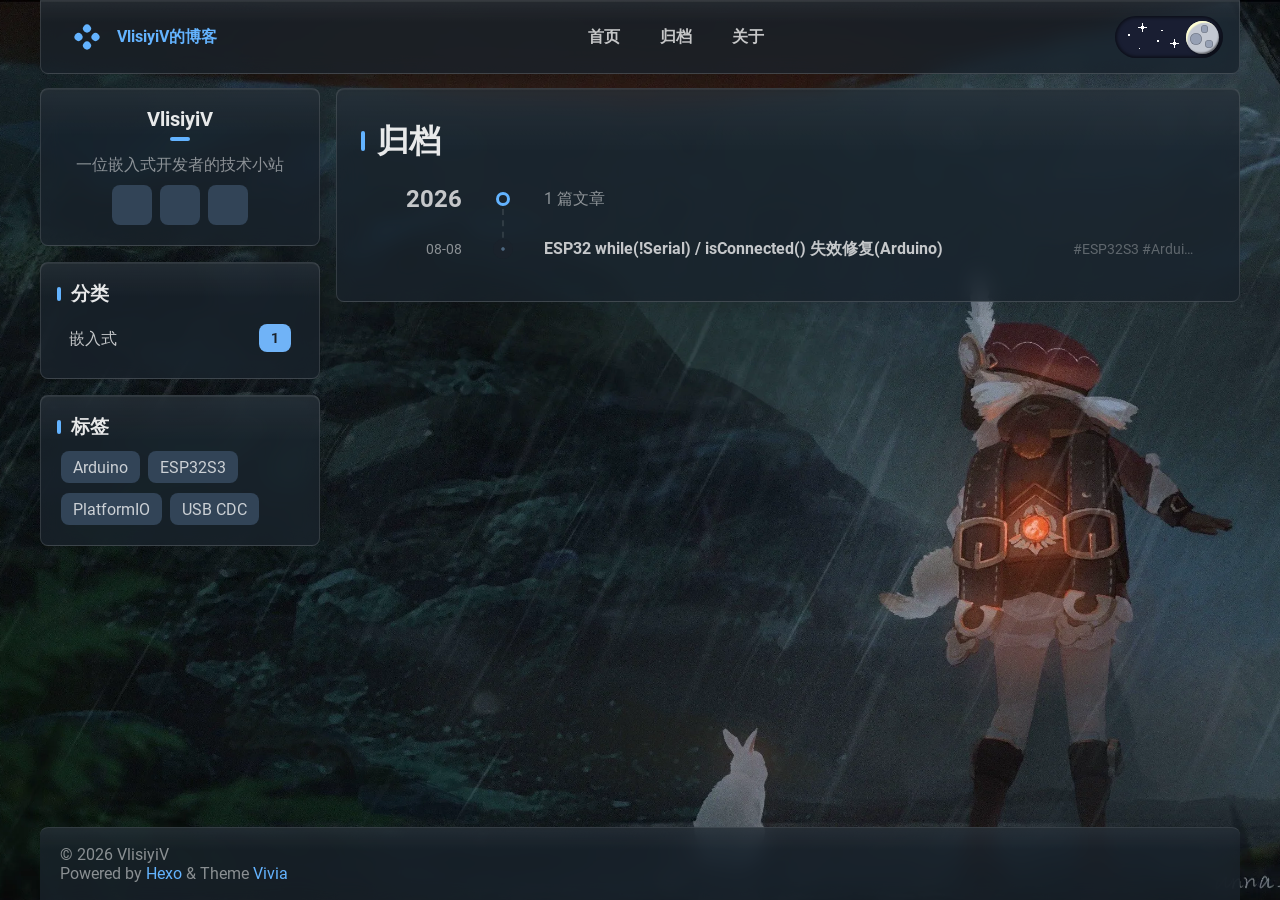
<file: categories/嵌入式/index.html>
<!DOCTYPE html>


<html theme="dark" showBanner="true" hasBanner="false" > 
<link href="https://cdn.staticfile.org/font-awesome/6.4.2/css/fontawesome.min.css" rel="stylesheet">
<link href="https://cdn.staticfile.org/font-awesome/6.4.2/css/brands.min.css" rel="stylesheet">
<link href="https://cdn.staticfile.org/font-awesome/6.4.2/css/solid.min.css" rel="stylesheet">
<script src="/js/color.global.min.js" ></script>
<script src="/js/load-settings.js" ></script>
<head>
  <meta charset="utf-8">
  
  
  

  
  <title>目录: 嵌入式 | VlisiyiV的博客</title>
  <link rel="canonical" href="https://blog.033280721.xyz/">
  <meta name="viewport" content="width=device-width, initial-scale=1, shrink-to-fit=no">

  <link rel="preload" href="/css/fonts/Roboto-Regular.ttf" as="font" type="font/ttf" crossorigin="anonymous">
  <link rel="preload" href="/css/fonts/Roboto-Bold.ttf" as="font" type="font/ttf" crossorigin="anonymous">

  <meta name="description" content="VlisiyiV 的个人博客，分享嵌入式开发、硬件 DIY、树莓派、ESP8266&#x2F;ESP32 单片机等折腾经验">
<meta property="og:type" content="website">
<meta property="og:title" content="VlisiyiV的博客">
<meta property="og:url" content="https://blog.033280721.xyz/categories/%E5%B5%8C%E5%85%A5%E5%BC%8F/index.html">
<meta property="og:site_name" content="VlisiyiV的博客">
<meta property="og:description" content="VlisiyiV 的个人博客，分享嵌入式开发、硬件 DIY、树莓派、ESP8266&#x2F;ESP32 单片机等折腾经验">
<meta property="og:locale" content="zh_CN">
<meta property="article:author" content="VlisiyiV">
<meta property="article:tag" content="ESP32">
<meta property="article:tag" content="ESP8266">
<meta property="article:tag" content="单片机">
<meta property="article:tag" content="博客">
<meta property="article:tag" content="嵌入式开发">
<meta property="article:tag" content="树莓派">
<meta property="article:tag" content="硬件DIY">
<meta name="twitter:card" content="summary">
  
  
    <link rel="icon" media="(prefers-color-scheme: light)" href="/images/favicon-light-32.png" sizes="32x32">
    <link rel="icon" media="(prefers-color-scheme: light)" href="/images/favicon-light-128.png" sizes="128x128">
    <link rel="icon" media="(prefers-color-scheme: light)" href="/images/favicon-light-180.png" sizes="180x180">
    <link rel="icon" media="(prefers-color-scheme: light)" href="/images/favicon-light-192.png" sizes="192x192">
    <link rel="icon" media="(prefers-color-scheme: dark)" href="/images/favicon-dark-32.png" sizes="32x32">
    <link rel="icon" media="(prefers-color-scheme: dark)" href="/images/favicon-dark-128.png" sizes="128x128">
    <link rel="icon" media="(prefers-color-scheme: dark)" href="/images/favicon-dark-180.png" sizes="180x180">
    <link rel="icon" media="(prefers-color-scheme: dark)" href="/images/favicon-dark-192.png" sizes="192x192">
  
  
  <link rel="stylesheet" href="/css/style.css?v=20260807c">
<meta name="generator" content="Hexo 8.1.2"></head>

<body>
  
   
  <div id="main-grid" class="  ">
    <div id="nav" class=""  >
      <navbar id="navbar">
  <nav id="title-nav">
    <a href="/">
      <div id="vivia-logo">
        <div class="dot"></div>
        <div class="dot"></div>
        <div class="dot"></div>
        <div class="dot"></div>
      </div>
      <div>VlisiyiV的博客 </div>
    </a>
  </nav>
  <nav id="main-nav">
    
      <a class="main-nav-link" href="/">首页</a>
    
      <a class="main-nav-link" href="/archives">归档</a>
    
      <a class="main-nav-link" href="/about">关于</a>
    
  </nav>
  <nav id="sub-nav">
    <div id="daynight-btn" class="nav-icon" title="toggle_theme">
      <div class="dn-components">
        <div class="dn-main-button">
          <div class="dn-moon"></div>
          <div class="dn-moon"></div>
          <div class="dn-moon"></div>
        </div>
        <div class="dn-daytime-backgrond"></div>
        <div class="dn-daytime-backgrond"></div>
        <div class="dn-daytime-backgrond"></div>
        <div class="dn-cloud">
          <div class="dn-cloud-son"></div>
          <div class="dn-cloud-son"></div>
          <div class="dn-cloud-son"></div>
          <div class="dn-cloud-son"></div>
          <div class="dn-cloud-son"></div>
          <div class="dn-cloud-son"></div>
        </div>
        <div class="dn-cloud dn-cloud-light">
          <div class="dn-cloud-son"></div>
          <div class="dn-cloud-son"></div>
          <div class="dn-cloud-son"></div>
          <div class="dn-cloud-son"></div>
          <div class="dn-cloud-son"></div>
          <div class="dn-cloud-son"></div>
        </div>
        <div class="dn-stars">
          <div class="dn-star big"><div class="dn-star-son"></div><div class="dn-star-son"></div><div class="dn-star-son"></div><div class="dn-star-son"></div></div>
          <div class="dn-star big"><div class="dn-star-son"></div><div class="dn-star-son"></div><div class="dn-star-son"></div><div class="dn-star-son"></div></div>
          <div class="dn-star medium"><div class="dn-star-son"></div><div class="dn-star-son"></div><div class="dn-star-son"></div><div class="dn-star-son"></div></div>
          <div class="dn-star medium"><div class="dn-star-son"></div><div class="dn-star-son"></div><div class="dn-star-son"></div><div class="dn-star-son"></div></div>
          <div class="dn-star small"><div class="dn-star-son"></div><div class="dn-star-son"></div><div class="dn-star-son"></div><div class="dn-star-son"></div></div>
          <div class="dn-star small"><div class="dn-star-son"></div><div class="dn-star-son"></div><div class="dn-star-son"></div><div class="dn-star-son"></div></div>
        </div>
      </div>
    </div>
    
    <div id="nav-menu-btn" class="nav-icon">
      <svg xmlns="http://www.w3.org/2000/svg" height="20" viewBox="0 -960 960 960" width="20"><path d="M177.37-252.282q-17.453 0-29.477-11.964-12.024-11.963-12.024-29.326t12.024-29.537q12.024-12.174 29.477-12.174h605.26q17.453 0 29.477 11.964 12.024 11.963 12.024 29.326t-12.024 29.537q-12.024 12.174-29.477 12.174H177.37Zm0-186.218q-17.453 0-29.477-11.963-12.024-11.964-12.024-29.326 0-17.363 12.024-29.537T177.37-521.5h605.26q17.453 0 29.477 11.963 12.024 11.964 12.024 29.326 0 17.363-12.024 29.537T782.63-438.5H177.37Zm0-186.217q-17.453 0-29.477-11.964-12.024-11.963-12.024-29.326t12.024-29.537q12.024-12.174 29.477-12.174h605.26q17.453 0 29.477 11.964 12.024 11.963 12.024 29.326t-12.024 29.537q-12.024 12.174-29.477 12.174H177.37Z"/></svg>
    </div>
  </nav>
</navbar>
<div id="nav-dropdown" class="hidden">
  <div id="dropdown-link-list">
    
      <a class="nav-dropdown-link" href="/">首页</a>
    
      <a class="nav-dropdown-link" href="/archives">归档</a>
    
      <a class="nav-dropdown-link" href="/about">关于</a>
    
     
    </div>
</div>
<script>
  let dropdownBtn = document.getElementById("nav-menu-btn");
  let dropdownEle = document.getElementById("nav-dropdown");
  dropdownBtn.onclick = function() {
    dropdownEle.classList.toggle("hidden");
  }
</script>
    </div>
    <div id="sidebar-wrapper">
      <sidebar id="sidebar">
  
    <div class="widget-wrap">
  <div class="info-card">
    <div class="avatar">
      
      <div class="img-dim"></div>
    </div>
    <div class="info">
      <div class="username">VlisiyiV </div>
      <div class="dot"></div>
      <div class="subtitle">一位嵌入式开发者的技术小站 </div>
      <div class="link-list">
        
          <a class="link-btn" target="_blank" rel="noopener" href="https://github.com/VlisiyiV" title="GitHub"><i class="fa-brands fa-github"></i></a>
        
          <a class="link-btn" target="_blank" rel="noopener" href="https://space.bilibili.com/592669612" title="Bilibili"><i class="fa-brands fa-bilibili"></i></a>
        
          <a class="link-btn" href="mailto:lisiyi@033280721.xyz" title="Email"><i class="fa-solid fa-envelope"></i></a>
         
      </div>  
    </div>
  </div>
</div>

  
  <div class="sticky">
    
      


  <div class="widget-wrap">
    <div class="widget">
      <h3 class="widget-title">分类</h3>
      <div class="category-box">
            <a class="category-link" href="/categories/%E5%B5%8C%E5%85%A5%E5%BC%8F/">
                嵌入式
                <div class="category-count">1</div>
            </a>
        </div>
    </div>
  </div>


    
      
  <div class="widget-wrap">
    <div class="widget">
      <h3 class="widget-title">标签</h3>
      <ul class="widget-tag-list" itemprop="keywords"><li class="widget-tag-list-item"><a class="widget-tag-list-link" href="/tags/Arduino/" rel="tag">Arduino</a></li><li class="widget-tag-list-item"><a class="widget-tag-list-link" href="/tags/ESP32S3/" rel="tag">ESP32S3</a></li><li class="widget-tag-list-item"><a class="widget-tag-list-link" href="/tags/PlatformIO/" rel="tag">PlatformIO</a></li><li class="widget-tag-list-item"><a class="widget-tag-list-link" href="/tags/USB-CDC/" rel="tag">USB CDC</a></li></ul>
    </div>
  </div>


    
  </div>
</sidebar>
    </div>
    <div id="content-body">
       

<div class="archive-main-card">
    <div class="archive-top">
      <div class="main-title-bar">
        <div class="main-title-dot"></div>
        <h1 class="article-title">归档</h1>
      </div>    
    </div>
    
    
      
      
        
        <div class="year-line">
            <div class="year-num">2026</div>
            <div class="dot-wrapper">
                <div class="dot"></div>
            </div>
            <div class="article-count">1 篇文章</div>
        </div>
      
      <a class="archive-article-link" href="/2026/08/08/esp32s3-hwcdc-serial-isconnected-fix/" title="ESP32 while(!Serial) / isConnected() 失效修复(Arduino)">
        <div class="date">08-08</div>
        <div class="line">
            <div class="dot"></div>
        </div>
        <div class="title">
            <div class="title-inner">
                
                    ESP32 while(!Serial) / isConnected() 失效修复(Arduino)
                
            </div>
        </div>
        <div class="tags">
            #ESP32S3 #Arduino #PlatformIO #USB CDC
        </div>
      </a>
    
  </div>
    </div>
    <div id="footer-wrapper">
      <footer id="footer">
  
  <div id="footer-info" class="inner">
    
    &copy; 2026 VlisiyiV<br>
    Powered by <a href="https://hexo.io/" target="_blank">Hexo</a> & Theme <a target="_blank" rel="noopener" href="https://github.com/saicaca/hexo-theme-vivia">Vivia</a>
  </div>
</footer>

    </div>
    <div class="back-to-top-wrapper">
    <button id="back-to-top-btn" class="back-to-top-btn hide" onclick="topFunction()">
        <i class="fa-solid fa-angle-up"></i>
    </button>
</div>

<script>
    function topFunction() {
        window.scroll({ top: 0, behavior: 'smooth' });
    }
    let btn = document.getElementById('back-to-top-btn');
    function scrollFunction() {
        if (document.body.scrollTop > 600 || document.documentElement.scrollTop > 600) {
            btn.classList.remove('hide')
        } else {
            btn.classList.add('hide')
        }
    }
    window.onscroll = function() {
        scrollFunction();
    }
</script>

  </div>
  <script src="/js/light-dark-switch.js"></script>
</body>
</html>
</file>
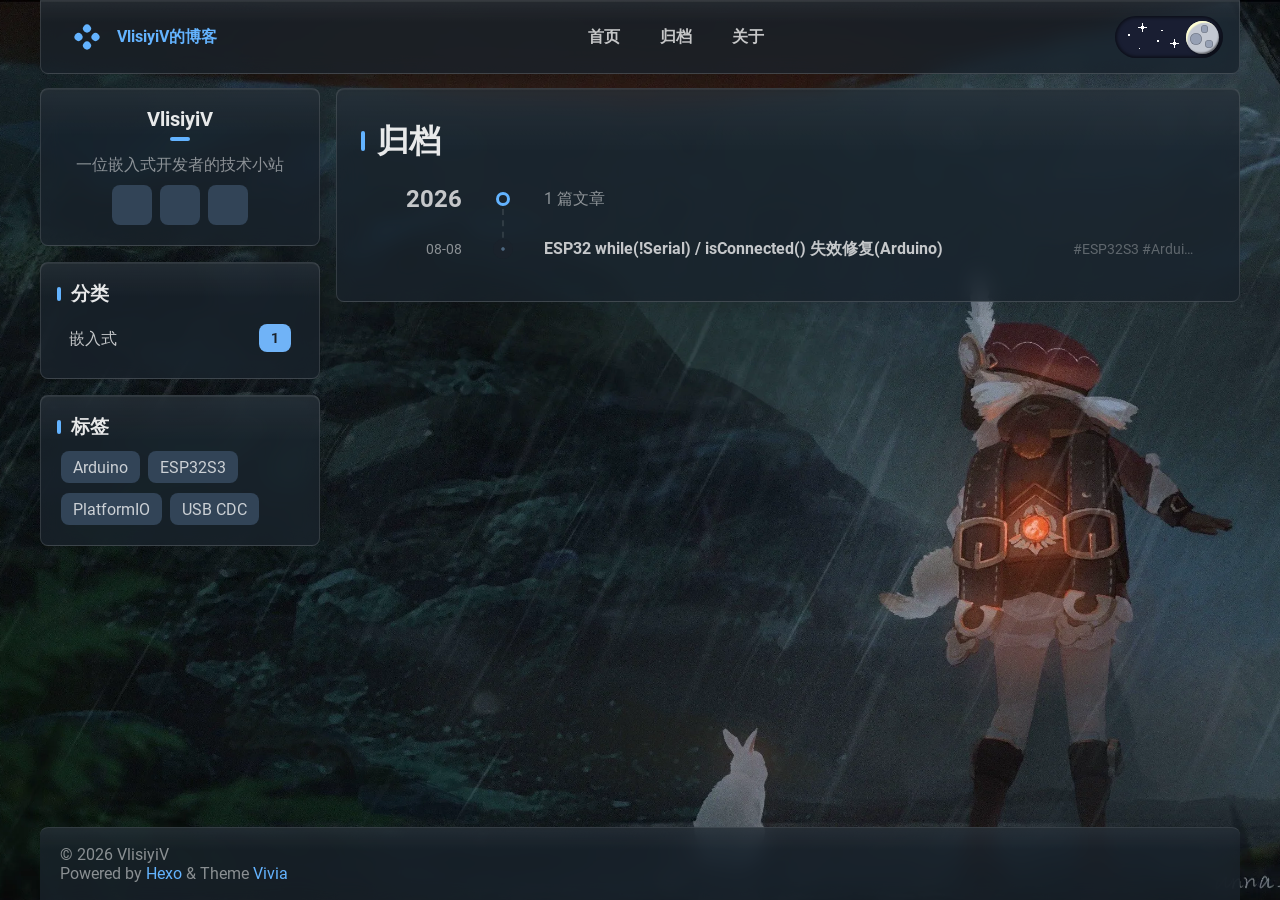
<file: tags/Arduino/index.html>
<!DOCTYPE html>


<html theme="dark" showBanner="true" hasBanner="false" > 
<link href="https://cdn.staticfile.org/font-awesome/6.4.2/css/fontawesome.min.css" rel="stylesheet">
<link href="https://cdn.staticfile.org/font-awesome/6.4.2/css/brands.min.css" rel="stylesheet">
<link href="https://cdn.staticfile.org/font-awesome/6.4.2/css/solid.min.css" rel="stylesheet">
<script src="/js/color.global.min.js" ></script>
<script src="/js/load-settings.js" ></script>
<head>
  <meta charset="utf-8">
  
  
  

  
  <title>标签: Arduino | VlisiyiV的博客</title>
  <link rel="canonical" href="https://blog.033280721.xyz/">
  <meta name="viewport" content="width=device-width, initial-scale=1, shrink-to-fit=no">

  <link rel="preload" href="/css/fonts/Roboto-Regular.ttf" as="font" type="font/ttf" crossorigin="anonymous">
  <link rel="preload" href="/css/fonts/Roboto-Bold.ttf" as="font" type="font/ttf" crossorigin="anonymous">

  <meta name="description" content="VlisiyiV 的个人博客，分享嵌入式开发、硬件 DIY、树莓派、ESP8266&#x2F;ESP32 单片机等折腾经验">
<meta property="og:type" content="website">
<meta property="og:title" content="VlisiyiV的博客">
<meta property="og:url" content="https://blog.033280721.xyz/tags/Arduino/index.html">
<meta property="og:site_name" content="VlisiyiV的博客">
<meta property="og:description" content="VlisiyiV 的个人博客，分享嵌入式开发、硬件 DIY、树莓派、ESP8266&#x2F;ESP32 单片机等折腾经验">
<meta property="og:locale" content="zh_CN">
<meta property="article:author" content="VlisiyiV">
<meta property="article:tag" content="ESP32">
<meta property="article:tag" content="ESP8266">
<meta property="article:tag" content="单片机">
<meta property="article:tag" content="博客">
<meta property="article:tag" content="嵌入式开发">
<meta property="article:tag" content="树莓派">
<meta property="article:tag" content="硬件DIY">
<meta name="twitter:card" content="summary">
  
  
    <link rel="icon" media="(prefers-color-scheme: light)" href="/images/favicon-light-32.png" sizes="32x32">
    <link rel="icon" media="(prefers-color-scheme: light)" href="/images/favicon-light-128.png" sizes="128x128">
    <link rel="icon" media="(prefers-color-scheme: light)" href="/images/favicon-light-180.png" sizes="180x180">
    <link rel="icon" media="(prefers-color-scheme: light)" href="/images/favicon-light-192.png" sizes="192x192">
    <link rel="icon" media="(prefers-color-scheme: dark)" href="/images/favicon-dark-32.png" sizes="32x32">
    <link rel="icon" media="(prefers-color-scheme: dark)" href="/images/favicon-dark-128.png" sizes="128x128">
    <link rel="icon" media="(prefers-color-scheme: dark)" href="/images/favicon-dark-180.png" sizes="180x180">
    <link rel="icon" media="(prefers-color-scheme: dark)" href="/images/favicon-dark-192.png" sizes="192x192">
  
  
  <link rel="stylesheet" href="/css/style.css?v=20260807c">
<meta name="generator" content="Hexo 8.1.2"></head>

<body>
  
   
  <div id="main-grid" class="  ">
    <div id="nav" class=""  >
      <navbar id="navbar">
  <nav id="title-nav">
    <a href="/">
      <div id="vivia-logo">
        <div class="dot"></div>
        <div class="dot"></div>
        <div class="dot"></div>
        <div class="dot"></div>
      </div>
      <div>VlisiyiV的博客 </div>
    </a>
  </nav>
  <nav id="main-nav">
    
      <a class="main-nav-link" href="/">首页</a>
    
      <a class="main-nav-link" href="/archives">归档</a>
    
      <a class="main-nav-link" href="/about">关于</a>
    
  </nav>
  <nav id="sub-nav">
    <div id="daynight-btn" class="nav-icon" title="toggle_theme">
      <div class="dn-components">
        <div class="dn-main-button">
          <div class="dn-moon"></div>
          <div class="dn-moon"></div>
          <div class="dn-moon"></div>
        </div>
        <div class="dn-daytime-backgrond"></div>
        <div class="dn-daytime-backgrond"></div>
        <div class="dn-daytime-backgrond"></div>
        <div class="dn-cloud">
          <div class="dn-cloud-son"></div>
          <div class="dn-cloud-son"></div>
          <div class="dn-cloud-son"></div>
          <div class="dn-cloud-son"></div>
          <div class="dn-cloud-son"></div>
          <div class="dn-cloud-son"></div>
        </div>
        <div class="dn-cloud dn-cloud-light">
          <div class="dn-cloud-son"></div>
          <div class="dn-cloud-son"></div>
          <div class="dn-cloud-son"></div>
          <div class="dn-cloud-son"></div>
          <div class="dn-cloud-son"></div>
          <div class="dn-cloud-son"></div>
        </div>
        <div class="dn-stars">
          <div class="dn-star big"><div class="dn-star-son"></div><div class="dn-star-son"></div><div class="dn-star-son"></div><div class="dn-star-son"></div></div>
          <div class="dn-star big"><div class="dn-star-son"></div><div class="dn-star-son"></div><div class="dn-star-son"></div><div class="dn-star-son"></div></div>
          <div class="dn-star medium"><div class="dn-star-son"></div><div class="dn-star-son"></div><div class="dn-star-son"></div><div class="dn-star-son"></div></div>
          <div class="dn-star medium"><div class="dn-star-son"></div><div class="dn-star-son"></div><div class="dn-star-son"></div><div class="dn-star-son"></div></div>
          <div class="dn-star small"><div class="dn-star-son"></div><div class="dn-star-son"></div><div class="dn-star-son"></div><div class="dn-star-son"></div></div>
          <div class="dn-star small"><div class="dn-star-son"></div><div class="dn-star-son"></div><div class="dn-star-son"></div><div class="dn-star-son"></div></div>
        </div>
      </div>
    </div>
    
    <div id="nav-menu-btn" class="nav-icon">
      <svg xmlns="http://www.w3.org/2000/svg" height="20" viewBox="0 -960 960 960" width="20"><path d="M177.37-252.282q-17.453 0-29.477-11.964-12.024-11.963-12.024-29.326t12.024-29.537q12.024-12.174 29.477-12.174h605.26q17.453 0 29.477 11.964 12.024 11.963 12.024 29.326t-12.024 29.537q-12.024 12.174-29.477 12.174H177.37Zm0-186.218q-17.453 0-29.477-11.963-12.024-11.964-12.024-29.326 0-17.363 12.024-29.537T177.37-521.5h605.26q17.453 0 29.477 11.963 12.024 11.964 12.024 29.326 0 17.363-12.024 29.537T782.63-438.5H177.37Zm0-186.217q-17.453 0-29.477-11.964-12.024-11.963-12.024-29.326t12.024-29.537q12.024-12.174 29.477-12.174h605.26q17.453 0 29.477 11.964 12.024 11.963 12.024 29.326t-12.024 29.537q-12.024 12.174-29.477 12.174H177.37Z"/></svg>
    </div>
  </nav>
</navbar>
<div id="nav-dropdown" class="hidden">
  <div id="dropdown-link-list">
    
      <a class="nav-dropdown-link" href="/">首页</a>
    
      <a class="nav-dropdown-link" href="/archives">归档</a>
    
      <a class="nav-dropdown-link" href="/about">关于</a>
    
     
    </div>
</div>
<script>
  let dropdownBtn = document.getElementById("nav-menu-btn");
  let dropdownEle = document.getElementById("nav-dropdown");
  dropdownBtn.onclick = function() {
    dropdownEle.classList.toggle("hidden");
  }
</script>
    </div>
    <div id="sidebar-wrapper">
      <sidebar id="sidebar">
  
    <div class="widget-wrap">
  <div class="info-card">
    <div class="avatar">
      
      <div class="img-dim"></div>
    </div>
    <div class="info">
      <div class="username">VlisiyiV </div>
      <div class="dot"></div>
      <div class="subtitle">一位嵌入式开发者的技术小站 </div>
      <div class="link-list">
        
          <a class="link-btn" target="_blank" rel="noopener" href="https://github.com/VlisiyiV" title="GitHub"><i class="fa-brands fa-github"></i></a>
        
          <a class="link-btn" target="_blank" rel="noopener" href="https://space.bilibili.com/592669612" title="Bilibili"><i class="fa-brands fa-bilibili"></i></a>
        
          <a class="link-btn" href="mailto:lisiyi@033280721.xyz" title="Email"><i class="fa-solid fa-envelope"></i></a>
         
      </div>  
    </div>
  </div>
</div>

  
  <div class="sticky">
    
      


  <div class="widget-wrap">
    <div class="widget">
      <h3 class="widget-title">分类</h3>
      <div class="category-box">
            <a class="category-link" href="/categories/%E5%B5%8C%E5%85%A5%E5%BC%8F/">
                嵌入式
                <div class="category-count">1</div>
            </a>
        </div>
    </div>
  </div>


    
      
  <div class="widget-wrap">
    <div class="widget">
      <h3 class="widget-title">标签</h3>
      <ul class="widget-tag-list" itemprop="keywords"><li class="widget-tag-list-item"><a class="widget-tag-list-link" href="/tags/Arduino/" rel="tag">Arduino</a></li><li class="widget-tag-list-item"><a class="widget-tag-list-link" href="/tags/ESP32S3/" rel="tag">ESP32S3</a></li><li class="widget-tag-list-item"><a class="widget-tag-list-link" href="/tags/PlatformIO/" rel="tag">PlatformIO</a></li><li class="widget-tag-list-item"><a class="widget-tag-list-link" href="/tags/USB-CDC/" rel="tag">USB CDC</a></li></ul>
    </div>
  </div>


    
  </div>
</sidebar>
    </div>
    <div id="content-body">
       

<div class="archive-main-card">
    <div class="archive-top">
      <div class="main-title-bar">
        <div class="main-title-dot"></div>
        <h1 class="article-title">归档</h1>
      </div>    
    </div>
    
    
      
      
        
        <div class="year-line">
            <div class="year-num">2026</div>
            <div class="dot-wrapper">
                <div class="dot"></div>
            </div>
            <div class="article-count">1 篇文章</div>
        </div>
      
      <a class="archive-article-link" href="/2026/08/08/esp32s3-hwcdc-serial-isconnected-fix/" title="ESP32 while(!Serial) / isConnected() 失效修复(Arduino)">
        <div class="date">08-08</div>
        <div class="line">
            <div class="dot"></div>
        </div>
        <div class="title">
            <div class="title-inner">
                
                    ESP32 while(!Serial) / isConnected() 失效修复(Arduino)
                
            </div>
        </div>
        <div class="tags">
            #ESP32S3 #Arduino #PlatformIO #USB CDC
        </div>
      </a>
    
  </div>
    </div>
    <div id="footer-wrapper">
      <footer id="footer">
  
  <div id="footer-info" class="inner">
    
    &copy; 2026 VlisiyiV<br>
    Powered by <a href="https://hexo.io/" target="_blank">Hexo</a> & Theme <a target="_blank" rel="noopener" href="https://github.com/saicaca/hexo-theme-vivia">Vivia</a>
  </div>
</footer>

    </div>
    <div class="back-to-top-wrapper">
    <button id="back-to-top-btn" class="back-to-top-btn hide" onclick="topFunction()">
        <i class="fa-solid fa-angle-up"></i>
    </button>
</div>

<script>
    function topFunction() {
        window.scroll({ top: 0, behavior: 'smooth' });
    }
    let btn = document.getElementById('back-to-top-btn');
    function scrollFunction() {
        if (document.body.scrollTop > 600 || document.documentElement.scrollTop > 600) {
            btn.classList.remove('hide')
        } else {
            btn.classList.add('hide')
        }
    }
    window.onscroll = function() {
        scrollFunction();
    }
</script>

  </div>
  <script src="/js/light-dark-switch.js"></script>
</body>
</html>
</file>
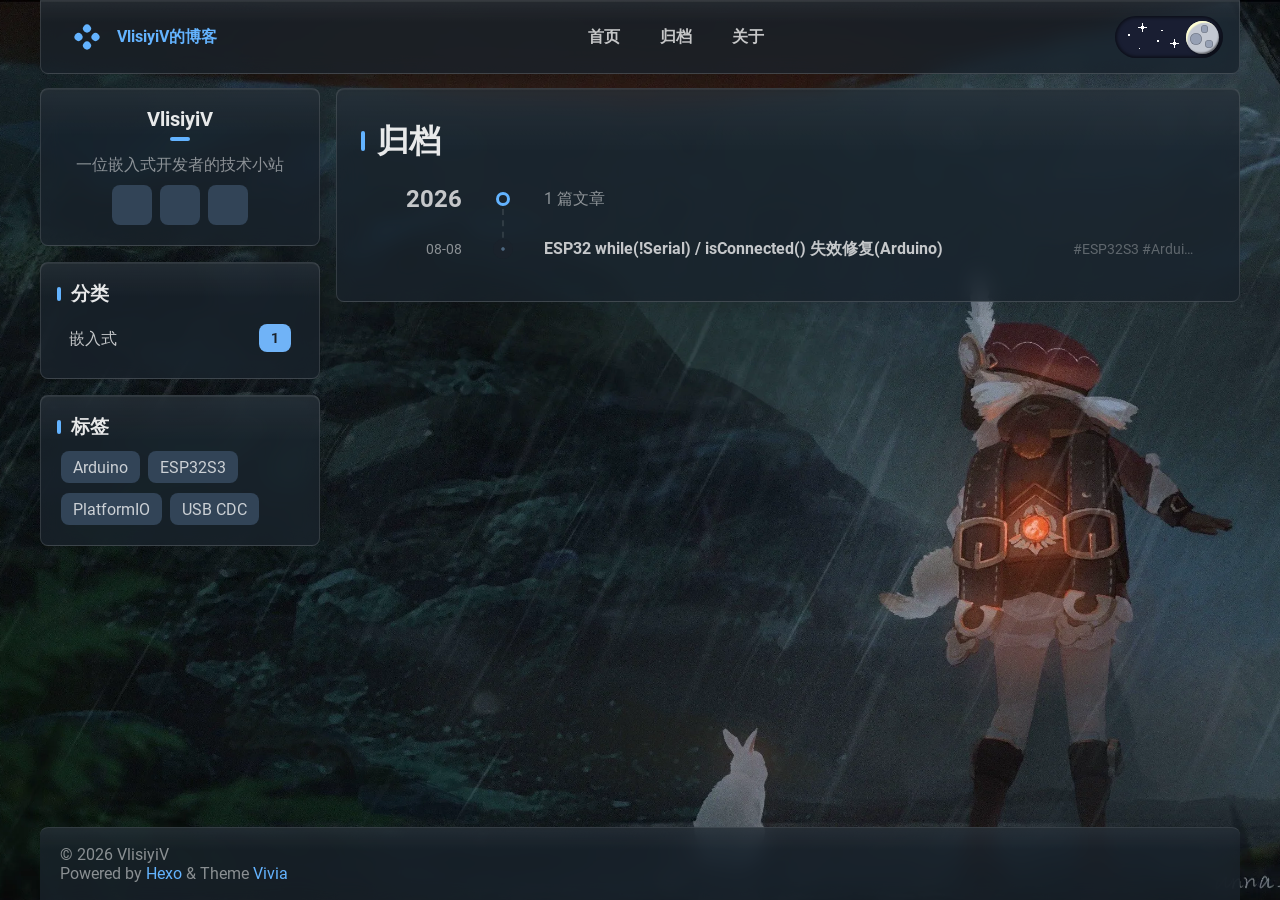
<file: tags/ESP32S3/index.html>
<!DOCTYPE html>


<html theme="dark" showBanner="true" hasBanner="false" > 
<link href="https://cdn.staticfile.org/font-awesome/6.4.2/css/fontawesome.min.css" rel="stylesheet">
<link href="https://cdn.staticfile.org/font-awesome/6.4.2/css/brands.min.css" rel="stylesheet">
<link href="https://cdn.staticfile.org/font-awesome/6.4.2/css/solid.min.css" rel="stylesheet">
<script src="/js/color.global.min.js" ></script>
<script src="/js/load-settings.js" ></script>
<head>
  <meta charset="utf-8">
  
  
  

  
  <title>标签: ESP32S3 | VlisiyiV的博客</title>
  <link rel="canonical" href="https://blog.033280721.xyz/">
  <meta name="viewport" content="width=device-width, initial-scale=1, shrink-to-fit=no">

  <link rel="preload" href="/css/fonts/Roboto-Regular.ttf" as="font" type="font/ttf" crossorigin="anonymous">
  <link rel="preload" href="/css/fonts/Roboto-Bold.ttf" as="font" type="font/ttf" crossorigin="anonymous">

  <meta name="description" content="VlisiyiV 的个人博客，分享嵌入式开发、硬件 DIY、树莓派、ESP8266&#x2F;ESP32 单片机等折腾经验">
<meta property="og:type" content="website">
<meta property="og:title" content="VlisiyiV的博客">
<meta property="og:url" content="https://blog.033280721.xyz/tags/ESP32S3/index.html">
<meta property="og:site_name" content="VlisiyiV的博客">
<meta property="og:description" content="VlisiyiV 的个人博客，分享嵌入式开发、硬件 DIY、树莓派、ESP8266&#x2F;ESP32 单片机等折腾经验">
<meta property="og:locale" content="zh_CN">
<meta property="article:author" content="VlisiyiV">
<meta property="article:tag" content="ESP32">
<meta property="article:tag" content="ESP8266">
<meta property="article:tag" content="单片机">
<meta property="article:tag" content="博客">
<meta property="article:tag" content="嵌入式开发">
<meta property="article:tag" content="树莓派">
<meta property="article:tag" content="硬件DIY">
<meta name="twitter:card" content="summary">
  
  
    <link rel="icon" media="(prefers-color-scheme: light)" href="/images/favicon-light-32.png" sizes="32x32">
    <link rel="icon" media="(prefers-color-scheme: light)" href="/images/favicon-light-128.png" sizes="128x128">
    <link rel="icon" media="(prefers-color-scheme: light)" href="/images/favicon-light-180.png" sizes="180x180">
    <link rel="icon" media="(prefers-color-scheme: light)" href="/images/favicon-light-192.png" sizes="192x192">
    <link rel="icon" media="(prefers-color-scheme: dark)" href="/images/favicon-dark-32.png" sizes="32x32">
    <link rel="icon" media="(prefers-color-scheme: dark)" href="/images/favicon-dark-128.png" sizes="128x128">
    <link rel="icon" media="(prefers-color-scheme: dark)" href="/images/favicon-dark-180.png" sizes="180x180">
    <link rel="icon" media="(prefers-color-scheme: dark)" href="/images/favicon-dark-192.png" sizes="192x192">
  
  
  <link rel="stylesheet" href="/css/style.css?v=20260807c">
<meta name="generator" content="Hexo 8.1.2"></head>

<body>
  
   
  <div id="main-grid" class="  ">
    <div id="nav" class=""  >
      <navbar id="navbar">
  <nav id="title-nav">
    <a href="/">
      <div id="vivia-logo">
        <div class="dot"></div>
        <div class="dot"></div>
        <div class="dot"></div>
        <div class="dot"></div>
      </div>
      <div>VlisiyiV的博客 </div>
    </a>
  </nav>
  <nav id="main-nav">
    
      <a class="main-nav-link" href="/">首页</a>
    
      <a class="main-nav-link" href="/archives">归档</a>
    
      <a class="main-nav-link" href="/about">关于</a>
    
  </nav>
  <nav id="sub-nav">
    <div id="daynight-btn" class="nav-icon" title="toggle_theme">
      <div class="dn-components">
        <div class="dn-main-button">
          <div class="dn-moon"></div>
          <div class="dn-moon"></div>
          <div class="dn-moon"></div>
        </div>
        <div class="dn-daytime-backgrond"></div>
        <div class="dn-daytime-backgrond"></div>
        <div class="dn-daytime-backgrond"></div>
        <div class="dn-cloud">
          <div class="dn-cloud-son"></div>
          <div class="dn-cloud-son"></div>
          <div class="dn-cloud-son"></div>
          <div class="dn-cloud-son"></div>
          <div class="dn-cloud-son"></div>
          <div class="dn-cloud-son"></div>
        </div>
        <div class="dn-cloud dn-cloud-light">
          <div class="dn-cloud-son"></div>
          <div class="dn-cloud-son"></div>
          <div class="dn-cloud-son"></div>
          <div class="dn-cloud-son"></div>
          <div class="dn-cloud-son"></div>
          <div class="dn-cloud-son"></div>
        </div>
        <div class="dn-stars">
          <div class="dn-star big"><div class="dn-star-son"></div><div class="dn-star-son"></div><div class="dn-star-son"></div><div class="dn-star-son"></div></div>
          <div class="dn-star big"><div class="dn-star-son"></div><div class="dn-star-son"></div><div class="dn-star-son"></div><div class="dn-star-son"></div></div>
          <div class="dn-star medium"><div class="dn-star-son"></div><div class="dn-star-son"></div><div class="dn-star-son"></div><div class="dn-star-son"></div></div>
          <div class="dn-star medium"><div class="dn-star-son"></div><div class="dn-star-son"></div><div class="dn-star-son"></div><div class="dn-star-son"></div></div>
          <div class="dn-star small"><div class="dn-star-son"></div><div class="dn-star-son"></div><div class="dn-star-son"></div><div class="dn-star-son"></div></div>
          <div class="dn-star small"><div class="dn-star-son"></div><div class="dn-star-son"></div><div class="dn-star-son"></div><div class="dn-star-son"></div></div>
        </div>
      </div>
    </div>
    
    <div id="nav-menu-btn" class="nav-icon">
      <svg xmlns="http://www.w3.org/2000/svg" height="20" viewBox="0 -960 960 960" width="20"><path d="M177.37-252.282q-17.453 0-29.477-11.964-12.024-11.963-12.024-29.326t12.024-29.537q12.024-12.174 29.477-12.174h605.26q17.453 0 29.477 11.964 12.024 11.963 12.024 29.326t-12.024 29.537q-12.024 12.174-29.477 12.174H177.37Zm0-186.218q-17.453 0-29.477-11.963-12.024-11.964-12.024-29.326 0-17.363 12.024-29.537T177.37-521.5h605.26q17.453 0 29.477 11.963 12.024 11.964 12.024 29.326 0 17.363-12.024 29.537T782.63-438.5H177.37Zm0-186.217q-17.453 0-29.477-11.964-12.024-11.963-12.024-29.326t12.024-29.537q12.024-12.174 29.477-12.174h605.26q17.453 0 29.477 11.964 12.024 11.963 12.024 29.326t-12.024 29.537q-12.024 12.174-29.477 12.174H177.37Z"/></svg>
    </div>
  </nav>
</navbar>
<div id="nav-dropdown" class="hidden">
  <div id="dropdown-link-list">
    
      <a class="nav-dropdown-link" href="/">首页</a>
    
      <a class="nav-dropdown-link" href="/archives">归档</a>
    
      <a class="nav-dropdown-link" href="/about">关于</a>
    
     
    </div>
</div>
<script>
  let dropdownBtn = document.getElementById("nav-menu-btn");
  let dropdownEle = document.getElementById("nav-dropdown");
  dropdownBtn.onclick = function() {
    dropdownEle.classList.toggle("hidden");
  }
</script>
    </div>
    <div id="sidebar-wrapper">
      <sidebar id="sidebar">
  
    <div class="widget-wrap">
  <div class="info-card">
    <div class="avatar">
      
      <div class="img-dim"></div>
    </div>
    <div class="info">
      <div class="username">VlisiyiV </div>
      <div class="dot"></div>
      <div class="subtitle">一位嵌入式开发者的技术小站 </div>
      <div class="link-list">
        
          <a class="link-btn" target="_blank" rel="noopener" href="https://github.com/VlisiyiV" title="GitHub"><i class="fa-brands fa-github"></i></a>
        
          <a class="link-btn" target="_blank" rel="noopener" href="https://space.bilibili.com/592669612" title="Bilibili"><i class="fa-brands fa-bilibili"></i></a>
        
          <a class="link-btn" href="mailto:lisiyi@033280721.xyz" title="Email"><i class="fa-solid fa-envelope"></i></a>
         
      </div>  
    </div>
  </div>
</div>

  
  <div class="sticky">
    
      


  <div class="widget-wrap">
    <div class="widget">
      <h3 class="widget-title">分类</h3>
      <div class="category-box">
            <a class="category-link" href="/categories/%E5%B5%8C%E5%85%A5%E5%BC%8F/">
                嵌入式
                <div class="category-count">1</div>
            </a>
        </div>
    </div>
  </div>


    
      
  <div class="widget-wrap">
    <div class="widget">
      <h3 class="widget-title">标签</h3>
      <ul class="widget-tag-list" itemprop="keywords"><li class="widget-tag-list-item"><a class="widget-tag-list-link" href="/tags/Arduino/" rel="tag">Arduino</a></li><li class="widget-tag-list-item"><a class="widget-tag-list-link" href="/tags/ESP32S3/" rel="tag">ESP32S3</a></li><li class="widget-tag-list-item"><a class="widget-tag-list-link" href="/tags/PlatformIO/" rel="tag">PlatformIO</a></li><li class="widget-tag-list-item"><a class="widget-tag-list-link" href="/tags/USB-CDC/" rel="tag">USB CDC</a></li></ul>
    </div>
  </div>


    
  </div>
</sidebar>
    </div>
    <div id="content-body">
       

<div class="archive-main-card">
    <div class="archive-top">
      <div class="main-title-bar">
        <div class="main-title-dot"></div>
        <h1 class="article-title">归档</h1>
      </div>    
    </div>
    
    
      
      
        
        <div class="year-line">
            <div class="year-num">2026</div>
            <div class="dot-wrapper">
                <div class="dot"></div>
            </div>
            <div class="article-count">1 篇文章</div>
        </div>
      
      <a class="archive-article-link" href="/2026/08/08/esp32s3-hwcdc-serial-isconnected-fix/" title="ESP32 while(!Serial) / isConnected() 失效修复(Arduino)">
        <div class="date">08-08</div>
        <div class="line">
            <div class="dot"></div>
        </div>
        <div class="title">
            <div class="title-inner">
                
                    ESP32 while(!Serial) / isConnected() 失效修复(Arduino)
                
            </div>
        </div>
        <div class="tags">
            #ESP32S3 #Arduino #PlatformIO #USB CDC
        </div>
      </a>
    
  </div>
    </div>
    <div id="footer-wrapper">
      <footer id="footer">
  
  <div id="footer-info" class="inner">
    
    &copy; 2026 VlisiyiV<br>
    Powered by <a href="https://hexo.io/" target="_blank">Hexo</a> & Theme <a target="_blank" rel="noopener" href="https://github.com/saicaca/hexo-theme-vivia">Vivia</a>
  </div>
</footer>

    </div>
    <div class="back-to-top-wrapper">
    <button id="back-to-top-btn" class="back-to-top-btn hide" onclick="topFunction()">
        <i class="fa-solid fa-angle-up"></i>
    </button>
</div>

<script>
    function topFunction() {
        window.scroll({ top: 0, behavior: 'smooth' });
    }
    let btn = document.getElementById('back-to-top-btn');
    function scrollFunction() {
        if (document.body.scrollTop > 600 || document.documentElement.scrollTop > 600) {
            btn.classList.remove('hide')
        } else {
            btn.classList.add('hide')
        }
    }
    window.onscroll = function() {
        scrollFunction();
    }
</script>

  </div>
  <script src="/js/light-dark-switch.js"></script>
</body>
</html>
</file>
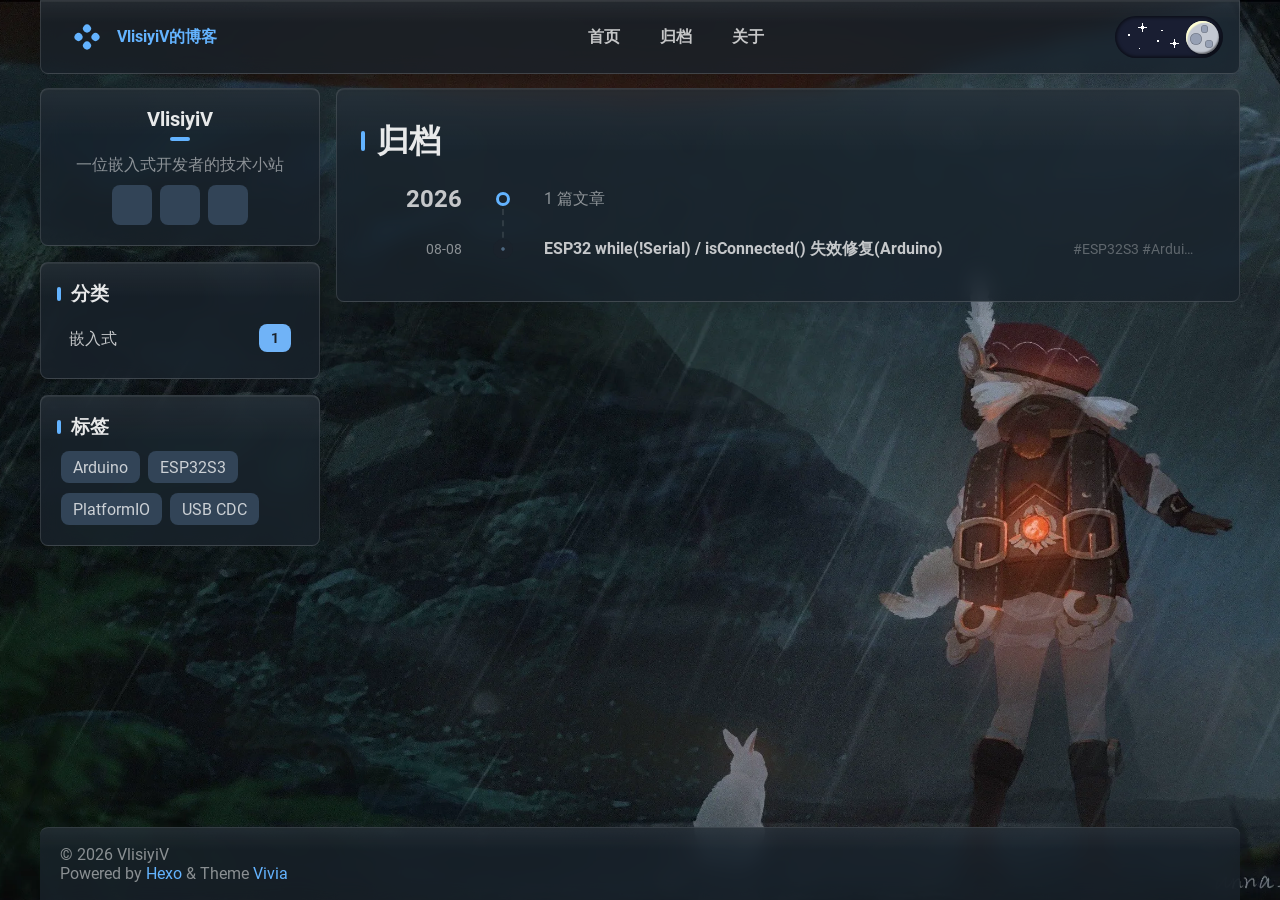
<file: tags/PlatformIO/index.html>
<!DOCTYPE html>


<html theme="dark" showBanner="true" hasBanner="false" > 
<link href="https://cdn.staticfile.org/font-awesome/6.4.2/css/fontawesome.min.css" rel="stylesheet">
<link href="https://cdn.staticfile.org/font-awesome/6.4.2/css/brands.min.css" rel="stylesheet">
<link href="https://cdn.staticfile.org/font-awesome/6.4.2/css/solid.min.css" rel="stylesheet">
<script src="/js/color.global.min.js" ></script>
<script src="/js/load-settings.js" ></script>
<head>
  <meta charset="utf-8">
  
  
  

  
  <title>标签: PlatformIO | VlisiyiV的博客</title>
  <link rel="canonical" href="https://blog.033280721.xyz/">
  <meta name="viewport" content="width=device-width, initial-scale=1, shrink-to-fit=no">

  <link rel="preload" href="/css/fonts/Roboto-Regular.ttf" as="font" type="font/ttf" crossorigin="anonymous">
  <link rel="preload" href="/css/fonts/Roboto-Bold.ttf" as="font" type="font/ttf" crossorigin="anonymous">

  <meta name="description" content="VlisiyiV 的个人博客，分享嵌入式开发、硬件 DIY、树莓派、ESP8266&#x2F;ESP32 单片机等折腾经验">
<meta property="og:type" content="website">
<meta property="og:title" content="VlisiyiV的博客">
<meta property="og:url" content="https://blog.033280721.xyz/tags/PlatformIO/index.html">
<meta property="og:site_name" content="VlisiyiV的博客">
<meta property="og:description" content="VlisiyiV 的个人博客，分享嵌入式开发、硬件 DIY、树莓派、ESP8266&#x2F;ESP32 单片机等折腾经验">
<meta property="og:locale" content="zh_CN">
<meta property="article:author" content="VlisiyiV">
<meta property="article:tag" content="ESP32">
<meta property="article:tag" content="ESP8266">
<meta property="article:tag" content="单片机">
<meta property="article:tag" content="博客">
<meta property="article:tag" content="嵌入式开发">
<meta property="article:tag" content="树莓派">
<meta property="article:tag" content="硬件DIY">
<meta name="twitter:card" content="summary">
  
  
    <link rel="icon" media="(prefers-color-scheme: light)" href="/images/favicon-light-32.png" sizes="32x32">
    <link rel="icon" media="(prefers-color-scheme: light)" href="/images/favicon-light-128.png" sizes="128x128">
    <link rel="icon" media="(prefers-color-scheme: light)" href="/images/favicon-light-180.png" sizes="180x180">
    <link rel="icon" media="(prefers-color-scheme: light)" href="/images/favicon-light-192.png" sizes="192x192">
    <link rel="icon" media="(prefers-color-scheme: dark)" href="/images/favicon-dark-32.png" sizes="32x32">
    <link rel="icon" media="(prefers-color-scheme: dark)" href="/images/favicon-dark-128.png" sizes="128x128">
    <link rel="icon" media="(prefers-color-scheme: dark)" href="/images/favicon-dark-180.png" sizes="180x180">
    <link rel="icon" media="(prefers-color-scheme: dark)" href="/images/favicon-dark-192.png" sizes="192x192">
  
  
  <link rel="stylesheet" href="/css/style.css?v=20260807c">
<meta name="generator" content="Hexo 8.1.2"></head>

<body>
  
   
  <div id="main-grid" class="  ">
    <div id="nav" class=""  >
      <navbar id="navbar">
  <nav id="title-nav">
    <a href="/">
      <div id="vivia-logo">
        <div class="dot"></div>
        <div class="dot"></div>
        <div class="dot"></div>
        <div class="dot"></div>
      </div>
      <div>VlisiyiV的博客 </div>
    </a>
  </nav>
  <nav id="main-nav">
    
      <a class="main-nav-link" href="/">首页</a>
    
      <a class="main-nav-link" href="/archives">归档</a>
    
      <a class="main-nav-link" href="/about">关于</a>
    
  </nav>
  <nav id="sub-nav">
    <div id="daynight-btn" class="nav-icon" title="toggle_theme">
      <div class="dn-components">
        <div class="dn-main-button">
          <div class="dn-moon"></div>
          <div class="dn-moon"></div>
          <div class="dn-moon"></div>
        </div>
        <div class="dn-daytime-backgrond"></div>
        <div class="dn-daytime-backgrond"></div>
        <div class="dn-daytime-backgrond"></div>
        <div class="dn-cloud">
          <div class="dn-cloud-son"></div>
          <div class="dn-cloud-son"></div>
          <div class="dn-cloud-son"></div>
          <div class="dn-cloud-son"></div>
          <div class="dn-cloud-son"></div>
          <div class="dn-cloud-son"></div>
        </div>
        <div class="dn-cloud dn-cloud-light">
          <div class="dn-cloud-son"></div>
          <div class="dn-cloud-son"></div>
          <div class="dn-cloud-son"></div>
          <div class="dn-cloud-son"></div>
          <div class="dn-cloud-son"></div>
          <div class="dn-cloud-son"></div>
        </div>
        <div class="dn-stars">
          <div class="dn-star big"><div class="dn-star-son"></div><div class="dn-star-son"></div><div class="dn-star-son"></div><div class="dn-star-son"></div></div>
          <div class="dn-star big"><div class="dn-star-son"></div><div class="dn-star-son"></div><div class="dn-star-son"></div><div class="dn-star-son"></div></div>
          <div class="dn-star medium"><div class="dn-star-son"></div><div class="dn-star-son"></div><div class="dn-star-son"></div><div class="dn-star-son"></div></div>
          <div class="dn-star medium"><div class="dn-star-son"></div><div class="dn-star-son"></div><div class="dn-star-son"></div><div class="dn-star-son"></div></div>
          <div class="dn-star small"><div class="dn-star-son"></div><div class="dn-star-son"></div><div class="dn-star-son"></div><div class="dn-star-son"></div></div>
          <div class="dn-star small"><div class="dn-star-son"></div><div class="dn-star-son"></div><div class="dn-star-son"></div><div class="dn-star-son"></div></div>
        </div>
      </div>
    </div>
    
    <div id="nav-menu-btn" class="nav-icon">
      <svg xmlns="http://www.w3.org/2000/svg" height="20" viewBox="0 -960 960 960" width="20"><path d="M177.37-252.282q-17.453 0-29.477-11.964-12.024-11.963-12.024-29.326t12.024-29.537q12.024-12.174 29.477-12.174h605.26q17.453 0 29.477 11.964 12.024 11.963 12.024 29.326t-12.024 29.537q-12.024 12.174-29.477 12.174H177.37Zm0-186.218q-17.453 0-29.477-11.963-12.024-11.964-12.024-29.326 0-17.363 12.024-29.537T177.37-521.5h605.26q17.453 0 29.477 11.963 12.024 11.964 12.024 29.326 0 17.363-12.024 29.537T782.63-438.5H177.37Zm0-186.217q-17.453 0-29.477-11.964-12.024-11.963-12.024-29.326t12.024-29.537q12.024-12.174 29.477-12.174h605.26q17.453 0 29.477 11.964 12.024 11.963 12.024 29.326t-12.024 29.537q-12.024 12.174-29.477 12.174H177.37Z"/></svg>
    </div>
  </nav>
</navbar>
<div id="nav-dropdown" class="hidden">
  <div id="dropdown-link-list">
    
      <a class="nav-dropdown-link" href="/">首页</a>
    
      <a class="nav-dropdown-link" href="/archives">归档</a>
    
      <a class="nav-dropdown-link" href="/about">关于</a>
    
     
    </div>
</div>
<script>
  let dropdownBtn = document.getElementById("nav-menu-btn");
  let dropdownEle = document.getElementById("nav-dropdown");
  dropdownBtn.onclick = function() {
    dropdownEle.classList.toggle("hidden");
  }
</script>
    </div>
    <div id="sidebar-wrapper">
      <sidebar id="sidebar">
  
    <div class="widget-wrap">
  <div class="info-card">
    <div class="avatar">
      
      <div class="img-dim"></div>
    </div>
    <div class="info">
      <div class="username">VlisiyiV </div>
      <div class="dot"></div>
      <div class="subtitle">一位嵌入式开发者的技术小站 </div>
      <div class="link-list">
        
          <a class="link-btn" target="_blank" rel="noopener" href="https://github.com/VlisiyiV" title="GitHub"><i class="fa-brands fa-github"></i></a>
        
          <a class="link-btn" target="_blank" rel="noopener" href="https://space.bilibili.com/592669612" title="Bilibili"><i class="fa-brands fa-bilibili"></i></a>
        
          <a class="link-btn" href="mailto:lisiyi@033280721.xyz" title="Email"><i class="fa-solid fa-envelope"></i></a>
         
      </div>  
    </div>
  </div>
</div>

  
  <div class="sticky">
    
      


  <div class="widget-wrap">
    <div class="widget">
      <h3 class="widget-title">分类</h3>
      <div class="category-box">
            <a class="category-link" href="/categories/%E5%B5%8C%E5%85%A5%E5%BC%8F/">
                嵌入式
                <div class="category-count">1</div>
            </a>
        </div>
    </div>
  </div>


    
      
  <div class="widget-wrap">
    <div class="widget">
      <h3 class="widget-title">标签</h3>
      <ul class="widget-tag-list" itemprop="keywords"><li class="widget-tag-list-item"><a class="widget-tag-list-link" href="/tags/Arduino/" rel="tag">Arduino</a></li><li class="widget-tag-list-item"><a class="widget-tag-list-link" href="/tags/ESP32S3/" rel="tag">ESP32S3</a></li><li class="widget-tag-list-item"><a class="widget-tag-list-link" href="/tags/PlatformIO/" rel="tag">PlatformIO</a></li><li class="widget-tag-list-item"><a class="widget-tag-list-link" href="/tags/USB-CDC/" rel="tag">USB CDC</a></li></ul>
    </div>
  </div>


    
  </div>
</sidebar>
    </div>
    <div id="content-body">
       

<div class="archive-main-card">
    <div class="archive-top">
      <div class="main-title-bar">
        <div class="main-title-dot"></div>
        <h1 class="article-title">归档</h1>
      </div>    
    </div>
    
    
      
      
        
        <div class="year-line">
            <div class="year-num">2026</div>
            <div class="dot-wrapper">
                <div class="dot"></div>
            </div>
            <div class="article-count">1 篇文章</div>
        </div>
      
      <a class="archive-article-link" href="/2026/08/08/esp32s3-hwcdc-serial-isconnected-fix/" title="ESP32 while(!Serial) / isConnected() 失效修复(Arduino)">
        <div class="date">08-08</div>
        <div class="line">
            <div class="dot"></div>
        </div>
        <div class="title">
            <div class="title-inner">
                
                    ESP32 while(!Serial) / isConnected() 失效修复(Arduino)
                
            </div>
        </div>
        <div class="tags">
            #ESP32S3 #Arduino #PlatformIO #USB CDC
        </div>
      </a>
    
  </div>
    </div>
    <div id="footer-wrapper">
      <footer id="footer">
  
  <div id="footer-info" class="inner">
    
    &copy; 2026 VlisiyiV<br>
    Powered by <a href="https://hexo.io/" target="_blank">Hexo</a> & Theme <a target="_blank" rel="noopener" href="https://github.com/saicaca/hexo-theme-vivia">Vivia</a>
  </div>
</footer>

    </div>
    <div class="back-to-top-wrapper">
    <button id="back-to-top-btn" class="back-to-top-btn hide" onclick="topFunction()">
        <i class="fa-solid fa-angle-up"></i>
    </button>
</div>

<script>
    function topFunction() {
        window.scroll({ top: 0, behavior: 'smooth' });
    }
    let btn = document.getElementById('back-to-top-btn');
    function scrollFunction() {
        if (document.body.scrollTop > 600 || document.documentElement.scrollTop > 600) {
            btn.classList.remove('hide')
        } else {
            btn.classList.add('hide')
        }
    }
    window.onscroll = function() {
        scrollFunction();
    }
</script>

  </div>
  <script src="/js/light-dark-switch.js"></script>
</body>
</html>
</file>
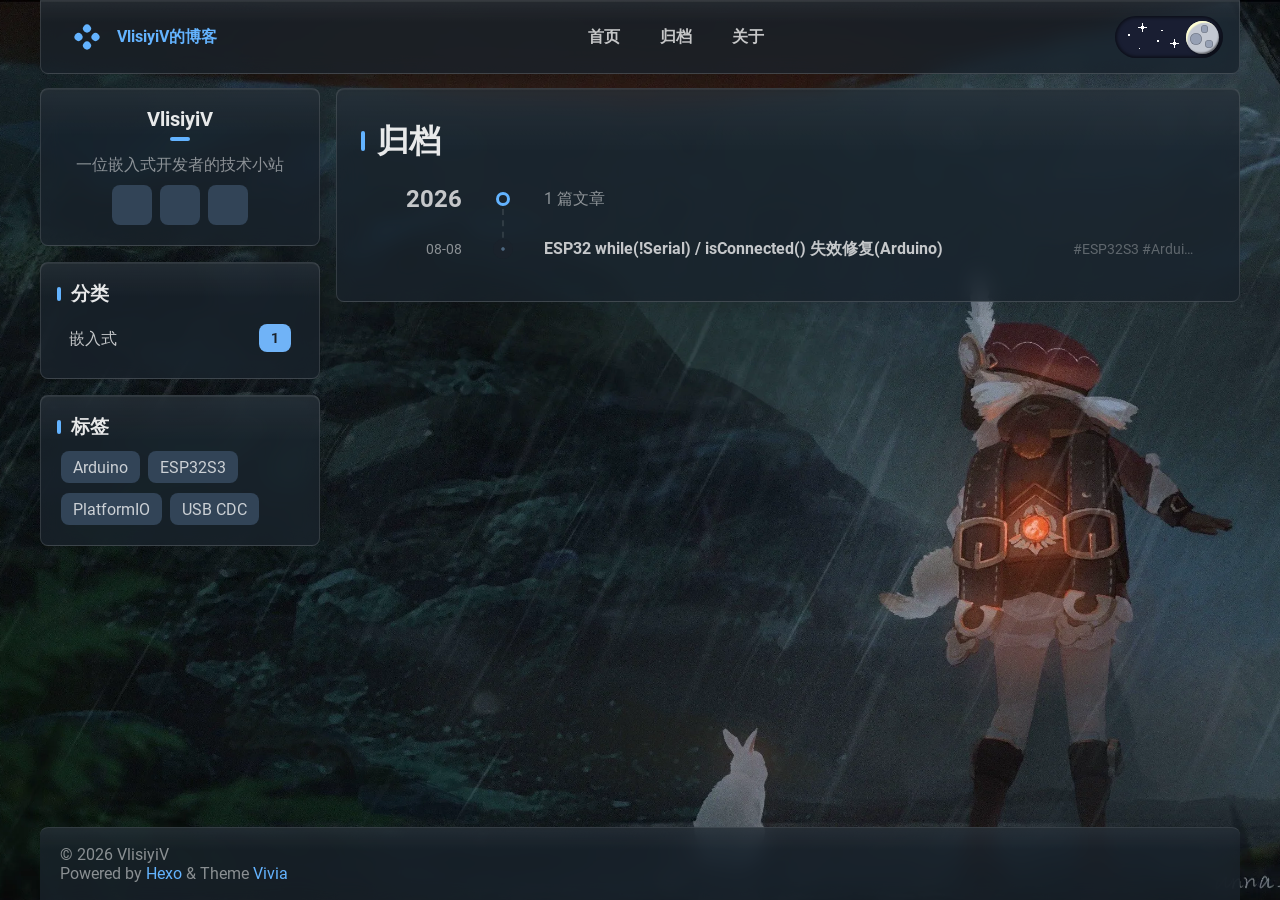
<file: tags/USB-CDC/index.html>
<!DOCTYPE html>


<html theme="dark" showBanner="true" hasBanner="false" > 
<link href="https://cdn.staticfile.org/font-awesome/6.4.2/css/fontawesome.min.css" rel="stylesheet">
<link href="https://cdn.staticfile.org/font-awesome/6.4.2/css/brands.min.css" rel="stylesheet">
<link href="https://cdn.staticfile.org/font-awesome/6.4.2/css/solid.min.css" rel="stylesheet">
<script src="/js/color.global.min.js" ></script>
<script src="/js/load-settings.js" ></script>
<head>
  <meta charset="utf-8">
  
  
  

  
  <title>标签: USB CDC | VlisiyiV的博客</title>
  <link rel="canonical" href="https://blog.033280721.xyz/">
  <meta name="viewport" content="width=device-width, initial-scale=1, shrink-to-fit=no">

  <link rel="preload" href="/css/fonts/Roboto-Regular.ttf" as="font" type="font/ttf" crossorigin="anonymous">
  <link rel="preload" href="/css/fonts/Roboto-Bold.ttf" as="font" type="font/ttf" crossorigin="anonymous">

  <meta name="description" content="VlisiyiV 的个人博客，分享嵌入式开发、硬件 DIY、树莓派、ESP8266&#x2F;ESP32 单片机等折腾经验">
<meta property="og:type" content="website">
<meta property="og:title" content="VlisiyiV的博客">
<meta property="og:url" content="https://blog.033280721.xyz/tags/USB-CDC/index.html">
<meta property="og:site_name" content="VlisiyiV的博客">
<meta property="og:description" content="VlisiyiV 的个人博客，分享嵌入式开发、硬件 DIY、树莓派、ESP8266&#x2F;ESP32 单片机等折腾经验">
<meta property="og:locale" content="zh_CN">
<meta property="article:author" content="VlisiyiV">
<meta property="article:tag" content="ESP32">
<meta property="article:tag" content="ESP8266">
<meta property="article:tag" content="单片机">
<meta property="article:tag" content="博客">
<meta property="article:tag" content="嵌入式开发">
<meta property="article:tag" content="树莓派">
<meta property="article:tag" content="硬件DIY">
<meta name="twitter:card" content="summary">
  
  
    <link rel="icon" media="(prefers-color-scheme: light)" href="/images/favicon-light-32.png" sizes="32x32">
    <link rel="icon" media="(prefers-color-scheme: light)" href="/images/favicon-light-128.png" sizes="128x128">
    <link rel="icon" media="(prefers-color-scheme: light)" href="/images/favicon-light-180.png" sizes="180x180">
    <link rel="icon" media="(prefers-color-scheme: light)" href="/images/favicon-light-192.png" sizes="192x192">
    <link rel="icon" media="(prefers-color-scheme: dark)" href="/images/favicon-dark-32.png" sizes="32x32">
    <link rel="icon" media="(prefers-color-scheme: dark)" href="/images/favicon-dark-128.png" sizes="128x128">
    <link rel="icon" media="(prefers-color-scheme: dark)" href="/images/favicon-dark-180.png" sizes="180x180">
    <link rel="icon" media="(prefers-color-scheme: dark)" href="/images/favicon-dark-192.png" sizes="192x192">
  
  
  <link rel="stylesheet" href="/css/style.css?v=20260807c">
<meta name="generator" content="Hexo 8.1.2"></head>

<body>
  
   
  <div id="main-grid" class="  ">
    <div id="nav" class=""  >
      <navbar id="navbar">
  <nav id="title-nav">
    <a href="/">
      <div id="vivia-logo">
        <div class="dot"></div>
        <div class="dot"></div>
        <div class="dot"></div>
        <div class="dot"></div>
      </div>
      <div>VlisiyiV的博客 </div>
    </a>
  </nav>
  <nav id="main-nav">
    
      <a class="main-nav-link" href="/">首页</a>
    
      <a class="main-nav-link" href="/archives">归档</a>
    
      <a class="main-nav-link" href="/about">关于</a>
    
  </nav>
  <nav id="sub-nav">
    <div id="daynight-btn" class="nav-icon" title="toggle_theme">
      <div class="dn-components">
        <div class="dn-main-button">
          <div class="dn-moon"></div>
          <div class="dn-moon"></div>
          <div class="dn-moon"></div>
        </div>
        <div class="dn-daytime-backgrond"></div>
        <div class="dn-daytime-backgrond"></div>
        <div class="dn-daytime-backgrond"></div>
        <div class="dn-cloud">
          <div class="dn-cloud-son"></div>
          <div class="dn-cloud-son"></div>
          <div class="dn-cloud-son"></div>
          <div class="dn-cloud-son"></div>
          <div class="dn-cloud-son"></div>
          <div class="dn-cloud-son"></div>
        </div>
        <div class="dn-cloud dn-cloud-light">
          <div class="dn-cloud-son"></div>
          <div class="dn-cloud-son"></div>
          <div class="dn-cloud-son"></div>
          <div class="dn-cloud-son"></div>
          <div class="dn-cloud-son"></div>
          <div class="dn-cloud-son"></div>
        </div>
        <div class="dn-stars">
          <div class="dn-star big"><div class="dn-star-son"></div><div class="dn-star-son"></div><div class="dn-star-son"></div><div class="dn-star-son"></div></div>
          <div class="dn-star big"><div class="dn-star-son"></div><div class="dn-star-son"></div><div class="dn-star-son"></div><div class="dn-star-son"></div></div>
          <div class="dn-star medium"><div class="dn-star-son"></div><div class="dn-star-son"></div><div class="dn-star-son"></div><div class="dn-star-son"></div></div>
          <div class="dn-star medium"><div class="dn-star-son"></div><div class="dn-star-son"></div><div class="dn-star-son"></div><div class="dn-star-son"></div></div>
          <div class="dn-star small"><div class="dn-star-son"></div><div class="dn-star-son"></div><div class="dn-star-son"></div><div class="dn-star-son"></div></div>
          <div class="dn-star small"><div class="dn-star-son"></div><div class="dn-star-son"></div><div class="dn-star-son"></div><div class="dn-star-son"></div></div>
        </div>
      </div>
    </div>
    
    <div id="nav-menu-btn" class="nav-icon">
      <svg xmlns="http://www.w3.org/2000/svg" height="20" viewBox="0 -960 960 960" width="20"><path d="M177.37-252.282q-17.453 0-29.477-11.964-12.024-11.963-12.024-29.326t12.024-29.537q12.024-12.174 29.477-12.174h605.26q17.453 0 29.477 11.964 12.024 11.963 12.024 29.326t-12.024 29.537q-12.024 12.174-29.477 12.174H177.37Zm0-186.218q-17.453 0-29.477-11.963-12.024-11.964-12.024-29.326 0-17.363 12.024-29.537T177.37-521.5h605.26q17.453 0 29.477 11.963 12.024 11.964 12.024 29.326 0 17.363-12.024 29.537T782.63-438.5H177.37Zm0-186.217q-17.453 0-29.477-11.964-12.024-11.963-12.024-29.326t12.024-29.537q12.024-12.174 29.477-12.174h605.26q17.453 0 29.477 11.964 12.024 11.963 12.024 29.326t-12.024 29.537q-12.024 12.174-29.477 12.174H177.37Z"/></svg>
    </div>
  </nav>
</navbar>
<div id="nav-dropdown" class="hidden">
  <div id="dropdown-link-list">
    
      <a class="nav-dropdown-link" href="/">首页</a>
    
      <a class="nav-dropdown-link" href="/archives">归档</a>
    
      <a class="nav-dropdown-link" href="/about">关于</a>
    
     
    </div>
</div>
<script>
  let dropdownBtn = document.getElementById("nav-menu-btn");
  let dropdownEle = document.getElementById("nav-dropdown");
  dropdownBtn.onclick = function() {
    dropdownEle.classList.toggle("hidden");
  }
</script>
    </div>
    <div id="sidebar-wrapper">
      <sidebar id="sidebar">
  
    <div class="widget-wrap">
  <div class="info-card">
    <div class="avatar">
      
      <div class="img-dim"></div>
    </div>
    <div class="info">
      <div class="username">VlisiyiV </div>
      <div class="dot"></div>
      <div class="subtitle">一位嵌入式开发者的技术小站 </div>
      <div class="link-list">
        
          <a class="link-btn" target="_blank" rel="noopener" href="https://github.com/VlisiyiV" title="GitHub"><i class="fa-brands fa-github"></i></a>
        
          <a class="link-btn" target="_blank" rel="noopener" href="https://space.bilibili.com/592669612" title="Bilibili"><i class="fa-brands fa-bilibili"></i></a>
        
          <a class="link-btn" href="mailto:lisiyi@033280721.xyz" title="Email"><i class="fa-solid fa-envelope"></i></a>
         
      </div>  
    </div>
  </div>
</div>

  
  <div class="sticky">
    
      


  <div class="widget-wrap">
    <div class="widget">
      <h3 class="widget-title">分类</h3>
      <div class="category-box">
            <a class="category-link" href="/categories/%E5%B5%8C%E5%85%A5%E5%BC%8F/">
                嵌入式
                <div class="category-count">1</div>
            </a>
        </div>
    </div>
  </div>


    
      
  <div class="widget-wrap">
    <div class="widget">
      <h3 class="widget-title">标签</h3>
      <ul class="widget-tag-list" itemprop="keywords"><li class="widget-tag-list-item"><a class="widget-tag-list-link" href="/tags/Arduino/" rel="tag">Arduino</a></li><li class="widget-tag-list-item"><a class="widget-tag-list-link" href="/tags/ESP32S3/" rel="tag">ESP32S3</a></li><li class="widget-tag-list-item"><a class="widget-tag-list-link" href="/tags/PlatformIO/" rel="tag">PlatformIO</a></li><li class="widget-tag-list-item"><a class="widget-tag-list-link" href="/tags/USB-CDC/" rel="tag">USB CDC</a></li></ul>
    </div>
  </div>


    
  </div>
</sidebar>
    </div>
    <div id="content-body">
       

<div class="archive-main-card">
    <div class="archive-top">
      <div class="main-title-bar">
        <div class="main-title-dot"></div>
        <h1 class="article-title">归档</h1>
      </div>    
    </div>
    
    
      
      
        
        <div class="year-line">
            <div class="year-num">2026</div>
            <div class="dot-wrapper">
                <div class="dot"></div>
            </div>
            <div class="article-count">1 篇文章</div>
        </div>
      
      <a class="archive-article-link" href="/2026/08/08/esp32s3-hwcdc-serial-isconnected-fix/" title="ESP32 while(!Serial) / isConnected() 失效修复(Arduino)">
        <div class="date">08-08</div>
        <div class="line">
            <div class="dot"></div>
        </div>
        <div class="title">
            <div class="title-inner">
                
                    ESP32 while(!Serial) / isConnected() 失效修复(Arduino)
                
            </div>
        </div>
        <div class="tags">
            #ESP32S3 #Arduino #PlatformIO #USB CDC
        </div>
      </a>
    
  </div>
    </div>
    <div id="footer-wrapper">
      <footer id="footer">
  
  <div id="footer-info" class="inner">
    
    &copy; 2026 VlisiyiV<br>
    Powered by <a href="https://hexo.io/" target="_blank">Hexo</a> & Theme <a target="_blank" rel="noopener" href="https://github.com/saicaca/hexo-theme-vivia">Vivia</a>
  </div>
</footer>

    </div>
    <div class="back-to-top-wrapper">
    <button id="back-to-top-btn" class="back-to-top-btn hide" onclick="topFunction()">
        <i class="fa-solid fa-angle-up"></i>
    </button>
</div>

<script>
    function topFunction() {
        window.scroll({ top: 0, behavior: 'smooth' });
    }
    let btn = document.getElementById('back-to-top-btn');
    function scrollFunction() {
        if (document.body.scrollTop > 600 || document.documentElement.scrollTop > 600) {
            btn.classList.remove('hide')
        } else {
            btn.classList.add('hide')
        }
    }
    window.onscroll = function() {
        scrollFunction();
    }
</script>

  </div>
  <script src="/js/light-dark-switch.js"></script>
</body>
</html>
</file>
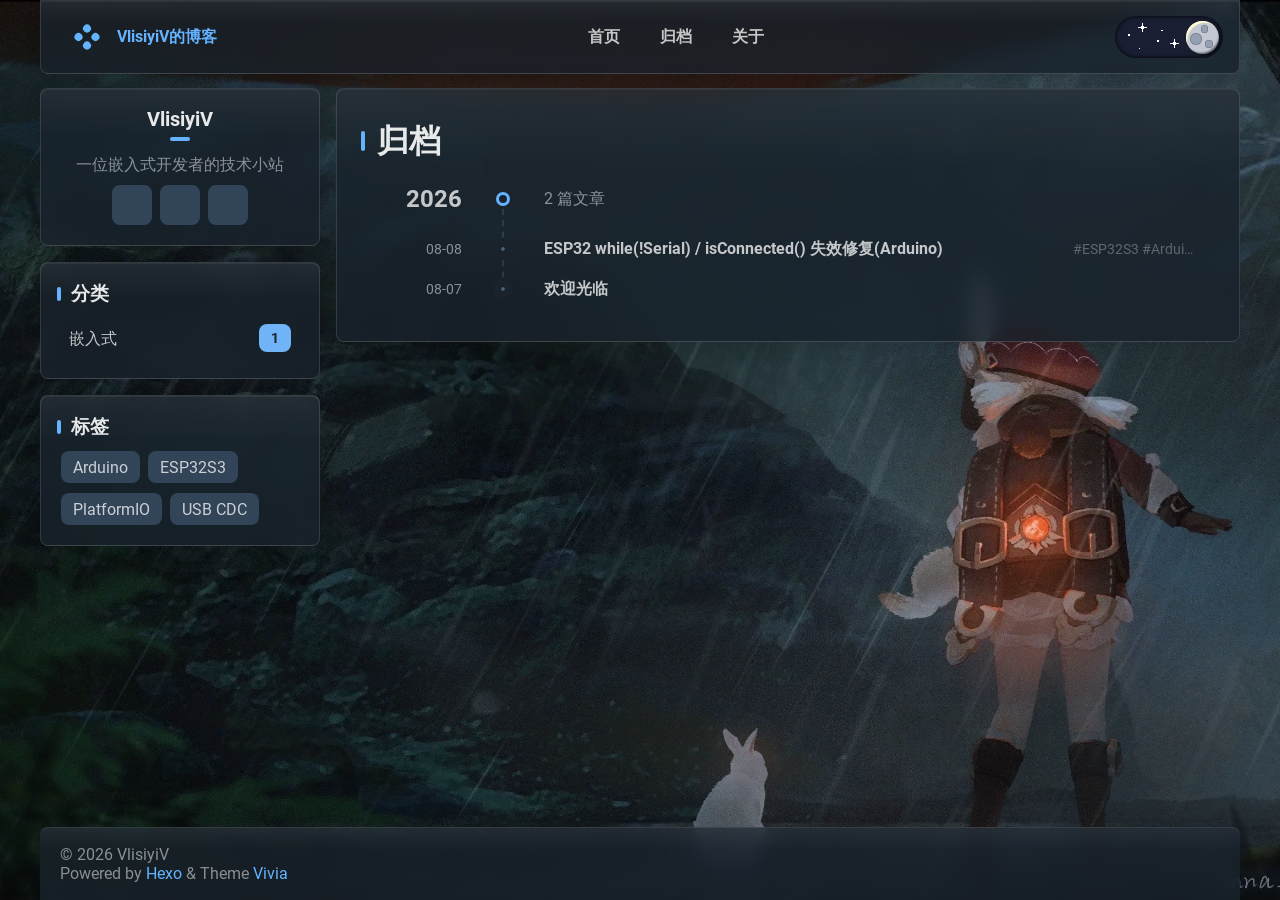
<file: archives/2026/08/index.html>
<!DOCTYPE html>


<html theme="dark" showBanner="true" hasBanner="false" > 
<link href="https://cdn.staticfile.org/font-awesome/6.4.2/css/fontawesome.min.css" rel="stylesheet">
<link href="https://cdn.staticfile.org/font-awesome/6.4.2/css/brands.min.css" rel="stylesheet">
<link href="https://cdn.staticfile.org/font-awesome/6.4.2/css/solid.min.css" rel="stylesheet">
<script src="/js/color.global.min.js" ></script>
<script src="/js/load-settings.js" ></script>
<head>
  <meta charset="utf-8">
  
  
  

  
  <title>归档: 2026/8 | VlisiyiV的博客</title>
  <link rel="canonical" href="https://blog.033280721.xyz/">
  <meta name="viewport" content="width=device-width, initial-scale=1, shrink-to-fit=no">

  <link rel="preload" href="/css/fonts/Roboto-Regular.ttf" as="font" type="font/ttf" crossorigin="anonymous">
  <link rel="preload" href="/css/fonts/Roboto-Bold.ttf" as="font" type="font/ttf" crossorigin="anonymous">

  <meta name="description" content="VlisiyiV 的个人博客，分享嵌入式开发、硬件 DIY、树莓派、ESP8266&#x2F;ESP32 单片机等折腾经验">
<meta property="og:type" content="website">
<meta property="og:title" content="VlisiyiV的博客">
<meta property="og:url" content="https://blog.033280721.xyz/archives/2026/08/index.html">
<meta property="og:site_name" content="VlisiyiV的博客">
<meta property="og:description" content="VlisiyiV 的个人博客，分享嵌入式开发、硬件 DIY、树莓派、ESP8266&#x2F;ESP32 单片机等折腾经验">
<meta property="og:locale" content="zh_CN">
<meta property="article:author" content="VlisiyiV">
<meta property="article:tag" content="ESP32">
<meta property="article:tag" content="ESP8266">
<meta property="article:tag" content="单片机">
<meta property="article:tag" content="博客">
<meta property="article:tag" content="嵌入式开发">
<meta property="article:tag" content="树莓派">
<meta property="article:tag" content="硬件DIY">
<meta name="twitter:card" content="summary">
  
  
    <link rel="icon" media="(prefers-color-scheme: light)" href="/images/favicon-light-32.png" sizes="32x32">
    <link rel="icon" media="(prefers-color-scheme: light)" href="/images/favicon-light-128.png" sizes="128x128">
    <link rel="icon" media="(prefers-color-scheme: light)" href="/images/favicon-light-180.png" sizes="180x180">
    <link rel="icon" media="(prefers-color-scheme: light)" href="/images/favicon-light-192.png" sizes="192x192">
    <link rel="icon" media="(prefers-color-scheme: dark)" href="/images/favicon-dark-32.png" sizes="32x32">
    <link rel="icon" media="(prefers-color-scheme: dark)" href="/images/favicon-dark-128.png" sizes="128x128">
    <link rel="icon" media="(prefers-color-scheme: dark)" href="/images/favicon-dark-180.png" sizes="180x180">
    <link rel="icon" media="(prefers-color-scheme: dark)" href="/images/favicon-dark-192.png" sizes="192x192">
  
  
  <link rel="stylesheet" href="/css/style.css?v=20260807c">
<meta name="generator" content="Hexo 8.1.2"></head>

<body>
  
   
  <div id="main-grid" class="  ">
    <div id="nav" class=""  >
      <navbar id="navbar">
  <nav id="title-nav">
    <a href="/">
      <div id="vivia-logo">
        <div class="dot"></div>
        <div class="dot"></div>
        <div class="dot"></div>
        <div class="dot"></div>
      </div>
      <div>VlisiyiV的博客 </div>
    </a>
  </nav>
  <nav id="main-nav">
    
      <a class="main-nav-link" href="/">首页</a>
    
      <a class="main-nav-link" href="/archives">归档</a>
    
      <a class="main-nav-link" href="/about">关于</a>
    
  </nav>
  <nav id="sub-nav">
    <div id="daynight-btn" class="nav-icon" title="toggle_theme">
      <div class="dn-components">
        <div class="dn-main-button">
          <div class="dn-moon"></div>
          <div class="dn-moon"></div>
          <div class="dn-moon"></div>
        </div>
        <div class="dn-daytime-backgrond"></div>
        <div class="dn-daytime-backgrond"></div>
        <div class="dn-daytime-backgrond"></div>
        <div class="dn-cloud">
          <div class="dn-cloud-son"></div>
          <div class="dn-cloud-son"></div>
          <div class="dn-cloud-son"></div>
          <div class="dn-cloud-son"></div>
          <div class="dn-cloud-son"></div>
          <div class="dn-cloud-son"></div>
        </div>
        <div class="dn-cloud dn-cloud-light">
          <div class="dn-cloud-son"></div>
          <div class="dn-cloud-son"></div>
          <div class="dn-cloud-son"></div>
          <div class="dn-cloud-son"></div>
          <div class="dn-cloud-son"></div>
          <div class="dn-cloud-son"></div>
        </div>
        <div class="dn-stars">
          <div class="dn-star big"><div class="dn-star-son"></div><div class="dn-star-son"></div><div class="dn-star-son"></div><div class="dn-star-son"></div></div>
          <div class="dn-star big"><div class="dn-star-son"></div><div class="dn-star-son"></div><div class="dn-star-son"></div><div class="dn-star-son"></div></div>
          <div class="dn-star medium"><div class="dn-star-son"></div><div class="dn-star-son"></div><div class="dn-star-son"></div><div class="dn-star-son"></div></div>
          <div class="dn-star medium"><div class="dn-star-son"></div><div class="dn-star-son"></div><div class="dn-star-son"></div><div class="dn-star-son"></div></div>
          <div class="dn-star small"><div class="dn-star-son"></div><div class="dn-star-son"></div><div class="dn-star-son"></div><div class="dn-star-son"></div></div>
          <div class="dn-star small"><div class="dn-star-son"></div><div class="dn-star-son"></div><div class="dn-star-son"></div><div class="dn-star-son"></div></div>
        </div>
      </div>
    </div>
    
    <div id="nav-menu-btn" class="nav-icon">
      <svg xmlns="http://www.w3.org/2000/svg" height="20" viewBox="0 -960 960 960" width="20"><path d="M177.37-252.282q-17.453 0-29.477-11.964-12.024-11.963-12.024-29.326t12.024-29.537q12.024-12.174 29.477-12.174h605.26q17.453 0 29.477 11.964 12.024 11.963 12.024 29.326t-12.024 29.537q-12.024 12.174-29.477 12.174H177.37Zm0-186.218q-17.453 0-29.477-11.963-12.024-11.964-12.024-29.326 0-17.363 12.024-29.537T177.37-521.5h605.26q17.453 0 29.477 11.963 12.024 11.964 12.024 29.326 0 17.363-12.024 29.537T782.63-438.5H177.37Zm0-186.217q-17.453 0-29.477-11.964-12.024-11.963-12.024-29.326t12.024-29.537q12.024-12.174 29.477-12.174h605.26q17.453 0 29.477 11.964 12.024 11.963 12.024 29.326t-12.024 29.537q-12.024 12.174-29.477 12.174H177.37Z"/></svg>
    </div>
  </nav>
</navbar>
<div id="nav-dropdown" class="hidden">
  <div id="dropdown-link-list">
    
      <a class="nav-dropdown-link" href="/">首页</a>
    
      <a class="nav-dropdown-link" href="/archives">归档</a>
    
      <a class="nav-dropdown-link" href="/about">关于</a>
    
     
    </div>
</div>
<script>
  let dropdownBtn = document.getElementById("nav-menu-btn");
  let dropdownEle = document.getElementById("nav-dropdown");
  dropdownBtn.onclick = function() {
    dropdownEle.classList.toggle("hidden");
  }
</script>
    </div>
    <div id="sidebar-wrapper">
      <sidebar id="sidebar">
  
    <div class="widget-wrap">
  <div class="info-card">
    <div class="avatar">
      
      <div class="img-dim"></div>
    </div>
    <div class="info">
      <div class="username">VlisiyiV </div>
      <div class="dot"></div>
      <div class="subtitle">一位嵌入式开发者的技术小站 </div>
      <div class="link-list">
        
          <a class="link-btn" target="_blank" rel="noopener" href="https://github.com/VlisiyiV" title="GitHub"><i class="fa-brands fa-github"></i></a>
        
          <a class="link-btn" target="_blank" rel="noopener" href="https://space.bilibili.com/592669612" title="Bilibili"><i class="fa-brands fa-bilibili"></i></a>
        
          <a class="link-btn" href="mailto:lisiyi@033280721.xyz" title="Email"><i class="fa-solid fa-envelope"></i></a>
         
      </div>  
    </div>
  </div>
</div>

  
  <div class="sticky">
    
      


  <div class="widget-wrap">
    <div class="widget">
      <h3 class="widget-title">分类</h3>
      <div class="category-box">
            <a class="category-link" href="/categories/%E5%B5%8C%E5%85%A5%E5%BC%8F/">
                嵌入式
                <div class="category-count">1</div>
            </a>
        </div>
    </div>
  </div>


    
      
  <div class="widget-wrap">
    <div class="widget">
      <h3 class="widget-title">标签</h3>
      <ul class="widget-tag-list" itemprop="keywords"><li class="widget-tag-list-item"><a class="widget-tag-list-link" href="/tags/Arduino/" rel="tag">Arduino</a></li><li class="widget-tag-list-item"><a class="widget-tag-list-link" href="/tags/ESP32S3/" rel="tag">ESP32S3</a></li><li class="widget-tag-list-item"><a class="widget-tag-list-link" href="/tags/PlatformIO/" rel="tag">PlatformIO</a></li><li class="widget-tag-list-item"><a class="widget-tag-list-link" href="/tags/USB-CDC/" rel="tag">USB CDC</a></li></ul>
    </div>
  </div>


    
  </div>
</sidebar>
    </div>
    <div id="content-body">
       

<div class="archive-main-card">
    <div class="archive-top">
      <div class="main-title-bar">
        <div class="main-title-dot"></div>
        <h1 class="article-title">归档</h1>
      </div>    
    </div>
    
    
      
      
        
        <div class="year-line">
            <div class="year-num">2026</div>
            <div class="dot-wrapper">
                <div class="dot"></div>
            </div>
            <div class="article-count">2 篇文章</div>
        </div>
      
      <a class="archive-article-link" href="/2026/08/08/esp32s3-hwcdc-serial-isconnected-fix/" title="ESP32 while(!Serial) / isConnected() 失效修复(Arduino)">
        <div class="date">08-08</div>
        <div class="line">
            <div class="dot"></div>
        </div>
        <div class="title">
            <div class="title-inner">
                
                    ESP32 while(!Serial) / isConnected() 失效修复(Arduino)
                
            </div>
        </div>
        <div class="tags">
            #ESP32S3 #Arduino #PlatformIO #USB CDC
        </div>
      </a>
    
      
      
      <a class="archive-article-link" href="/2026/08/07/welcome/" title="欢迎光临">
        <div class="date">08-07</div>
        <div class="line">
            <div class="dot"></div>
        </div>
        <div class="title">
            <div class="title-inner">
                
                    欢迎光临
                
            </div>
        </div>
        <div class="tags">
            
        </div>
      </a>
    
  </div>
    </div>
    <div id="footer-wrapper">
      <footer id="footer">
  
  <div id="footer-info" class="inner">
    
    &copy; 2026 VlisiyiV<br>
    Powered by <a href="https://hexo.io/" target="_blank">Hexo</a> & Theme <a target="_blank" rel="noopener" href="https://github.com/saicaca/hexo-theme-vivia">Vivia</a>
  </div>
</footer>

    </div>
    <div class="back-to-top-wrapper">
    <button id="back-to-top-btn" class="back-to-top-btn hide" onclick="topFunction()">
        <i class="fa-solid fa-angle-up"></i>
    </button>
</div>

<script>
    function topFunction() {
        window.scroll({ top: 0, behavior: 'smooth' });
    }
    let btn = document.getElementById('back-to-top-btn');
    function scrollFunction() {
        if (document.body.scrollTop > 600 || document.documentElement.scrollTop > 600) {
            btn.classList.remove('hide')
        } else {
            btn.classList.add('hide')
        }
    }
    window.onscroll = function() {
        scrollFunction();
    }
</script>

  </div>
  <script src="/js/light-dark-switch.js"></script>
</body>
</html>
</file>
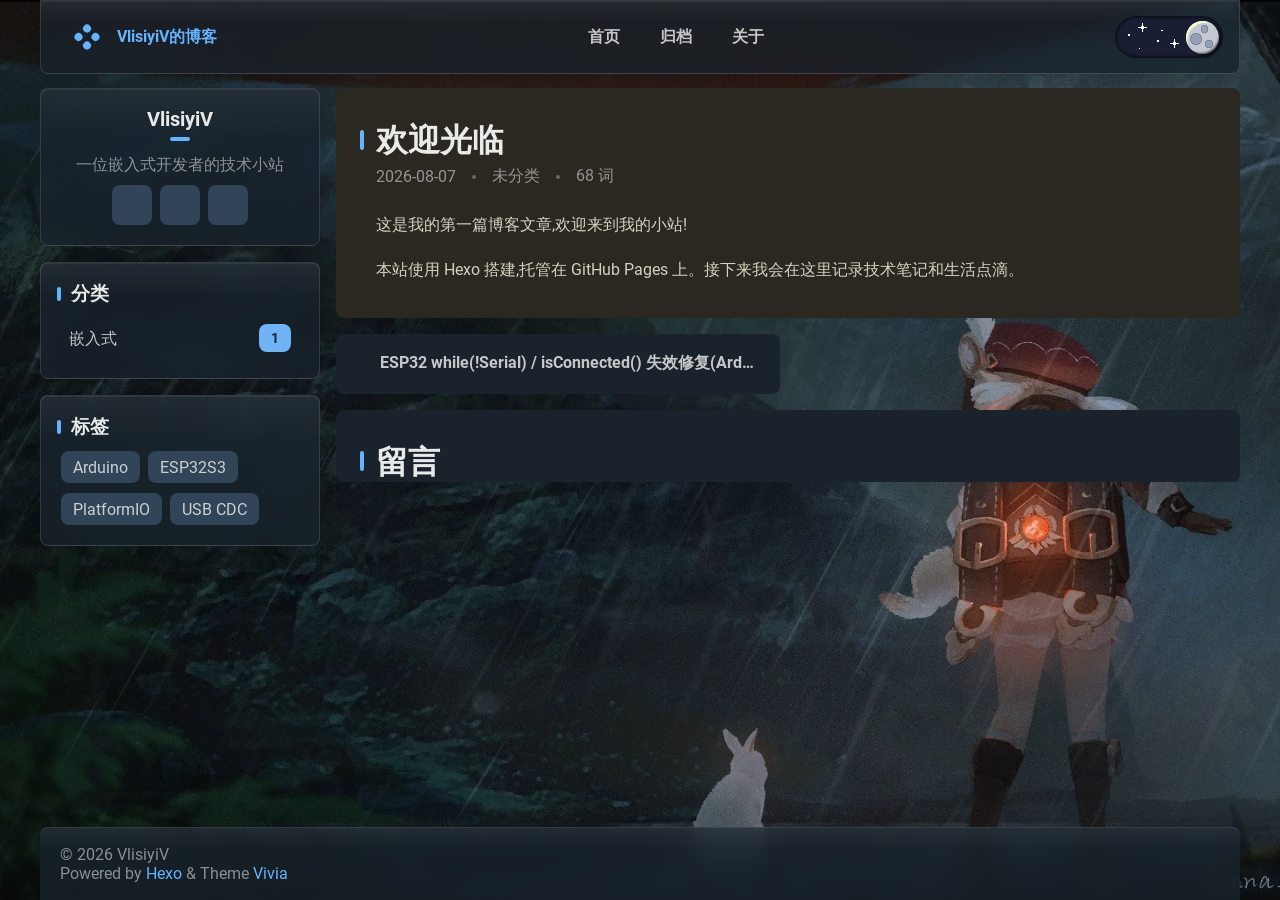
<file: 2026/08/07/welcome/index.html>
<!DOCTYPE html>


<html theme="dark" showBanner="true" hasBanner="false" > 
<link href="https://cdn.staticfile.org/font-awesome/6.4.2/css/fontawesome.min.css" rel="stylesheet">
<link href="https://cdn.staticfile.org/font-awesome/6.4.2/css/brands.min.css" rel="stylesheet">
<link href="https://cdn.staticfile.org/font-awesome/6.4.2/css/solid.min.css" rel="stylesheet">
<script src="/js/color.global.min.js" ></script>
<script src="/js/load-settings.js" ></script>
<head>
  <meta charset="utf-8">
  
  
  

  
  <title>欢迎光临 | VlisiyiV的博客</title>
  <link rel="canonical" href="https://blog.033280721.xyz/2026/08/07/welcome/">
  <meta name="viewport" content="width=device-width, initial-scale=1, shrink-to-fit=no">

  <link rel="preload" href="/css/fonts/Roboto-Regular.ttf" as="font" type="font/ttf" crossorigin="anonymous">
  <link rel="preload" href="/css/fonts/Roboto-Bold.ttf" as="font" type="font/ttf" crossorigin="anonymous">

  <meta name="description" content="这是我的第一篇博客文章,欢迎来到我的小站! 本站使用 Hexo 搭建,托管在 GitHub Pages 上。接下来我会在这里记录技术笔记和生活点滴。">
<meta property="og:type" content="article">
<meta property="og:title" content="欢迎光临">
<meta property="og:url" content="https://blog.033280721.xyz/2026/08/07/welcome/index.html">
<meta property="og:site_name" content="VlisiyiV的博客">
<meta property="og:description" content="这是我的第一篇博客文章,欢迎来到我的小站! 本站使用 Hexo 搭建,托管在 GitHub Pages 上。接下来我会在这里记录技术笔记和生活点滴。">
<meta property="og:locale" content="zh_CN">
<meta property="article:published_time" content="2026-08-07T05:35:00.000Z">
<meta property="article:modified_time" content="2026-08-07T05:32:51.625Z">
<meta property="article:author" content="VlisiyiV">
<meta property="article:tag" content="ESP32">
<meta property="article:tag" content="ESP8266">
<meta property="article:tag" content="单片机">
<meta property="article:tag" content="博客">
<meta property="article:tag" content="嵌入式开发">
<meta property="article:tag" content="树莓派">
<meta property="article:tag" content="硬件DIY">
<meta name="twitter:card" content="summary">
  
  
    <link rel="icon" media="(prefers-color-scheme: light)" href="/images/favicon-light-32.png" sizes="32x32">
    <link rel="icon" media="(prefers-color-scheme: light)" href="/images/favicon-light-128.png" sizes="128x128">
    <link rel="icon" media="(prefers-color-scheme: light)" href="/images/favicon-light-180.png" sizes="180x180">
    <link rel="icon" media="(prefers-color-scheme: light)" href="/images/favicon-light-192.png" sizes="192x192">
    <link rel="icon" media="(prefers-color-scheme: dark)" href="/images/favicon-dark-32.png" sizes="32x32">
    <link rel="icon" media="(prefers-color-scheme: dark)" href="/images/favicon-dark-128.png" sizes="128x128">
    <link rel="icon" media="(prefers-color-scheme: dark)" href="/images/favicon-dark-180.png" sizes="180x180">
    <link rel="icon" media="(prefers-color-scheme: dark)" href="/images/favicon-dark-192.png" sizes="192x192">
  
  
  <link rel="stylesheet" href="/css/style.css?v=20260807c">
<meta name="generator" content="Hexo 8.1.2"></head>

<body>
  
   
  <div id="main-grid" class="  ">
    <div id="nav" class=""  >
      <navbar id="navbar">
  <nav id="title-nav">
    <a href="/">
      <div id="vivia-logo">
        <div class="dot"></div>
        <div class="dot"></div>
        <div class="dot"></div>
        <div class="dot"></div>
      </div>
      <div>VlisiyiV的博客 </div>
    </a>
  </nav>
  <nav id="main-nav">
    
      <a class="main-nav-link" href="/">首页</a>
    
      <a class="main-nav-link" href="/archives">归档</a>
    
      <a class="main-nav-link" href="/about">关于</a>
    
  </nav>
  <nav id="sub-nav">
    <div id="daynight-btn" class="nav-icon" title="toggle_theme">
      <div class="dn-components">
        <div class="dn-main-button">
          <div class="dn-moon"></div>
          <div class="dn-moon"></div>
          <div class="dn-moon"></div>
        </div>
        <div class="dn-daytime-backgrond"></div>
        <div class="dn-daytime-backgrond"></div>
        <div class="dn-daytime-backgrond"></div>
        <div class="dn-cloud">
          <div class="dn-cloud-son"></div>
          <div class="dn-cloud-son"></div>
          <div class="dn-cloud-son"></div>
          <div class="dn-cloud-son"></div>
          <div class="dn-cloud-son"></div>
          <div class="dn-cloud-son"></div>
        </div>
        <div class="dn-cloud dn-cloud-light">
          <div class="dn-cloud-son"></div>
          <div class="dn-cloud-son"></div>
          <div class="dn-cloud-son"></div>
          <div class="dn-cloud-son"></div>
          <div class="dn-cloud-son"></div>
          <div class="dn-cloud-son"></div>
        </div>
        <div class="dn-stars">
          <div class="dn-star big"><div class="dn-star-son"></div><div class="dn-star-son"></div><div class="dn-star-son"></div><div class="dn-star-son"></div></div>
          <div class="dn-star big"><div class="dn-star-son"></div><div class="dn-star-son"></div><div class="dn-star-son"></div><div class="dn-star-son"></div></div>
          <div class="dn-star medium"><div class="dn-star-son"></div><div class="dn-star-son"></div><div class="dn-star-son"></div><div class="dn-star-son"></div></div>
          <div class="dn-star medium"><div class="dn-star-son"></div><div class="dn-star-son"></div><div class="dn-star-son"></div><div class="dn-star-son"></div></div>
          <div class="dn-star small"><div class="dn-star-son"></div><div class="dn-star-son"></div><div class="dn-star-son"></div><div class="dn-star-son"></div></div>
          <div class="dn-star small"><div class="dn-star-son"></div><div class="dn-star-son"></div><div class="dn-star-son"></div><div class="dn-star-son"></div></div>
        </div>
      </div>
    </div>
    
    <div id="nav-menu-btn" class="nav-icon">
      <svg xmlns="http://www.w3.org/2000/svg" height="20" viewBox="0 -960 960 960" width="20"><path d="M177.37-252.282q-17.453 0-29.477-11.964-12.024-11.963-12.024-29.326t12.024-29.537q12.024-12.174 29.477-12.174h605.26q17.453 0 29.477 11.964 12.024 11.963 12.024 29.326t-12.024 29.537q-12.024 12.174-29.477 12.174H177.37Zm0-186.218q-17.453 0-29.477-11.963-12.024-11.964-12.024-29.326 0-17.363 12.024-29.537T177.37-521.5h605.26q17.453 0 29.477 11.963 12.024 11.964 12.024 29.326 0 17.363-12.024 29.537T782.63-438.5H177.37Zm0-186.217q-17.453 0-29.477-11.964-12.024-11.963-12.024-29.326t12.024-29.537q12.024-12.174 29.477-12.174h605.26q17.453 0 29.477 11.964 12.024 11.963 12.024 29.326t-12.024 29.537q-12.024 12.174-29.477 12.174H177.37Z"/></svg>
    </div>
  </nav>
</navbar>
<div id="nav-dropdown" class="hidden">
  <div id="dropdown-link-list">
    
      <a class="nav-dropdown-link" href="/">首页</a>
    
      <a class="nav-dropdown-link" href="/archives">归档</a>
    
      <a class="nav-dropdown-link" href="/about">关于</a>
    
     
    </div>
</div>
<script>
  let dropdownBtn = document.getElementById("nav-menu-btn");
  let dropdownEle = document.getElementById("nav-dropdown");
  dropdownBtn.onclick = function() {
    dropdownEle.classList.toggle("hidden");
  }
</script>
    </div>
    <div id="sidebar-wrapper">
      <sidebar id="sidebar">
  
    <div class="widget-wrap">
  <div class="info-card">
    <div class="avatar">
      
      <div class="img-dim"></div>
    </div>
    <div class="info">
      <div class="username">VlisiyiV </div>
      <div class="dot"></div>
      <div class="subtitle">一位嵌入式开发者的技术小站 </div>
      <div class="link-list">
        
          <a class="link-btn" target="_blank" rel="noopener" href="https://github.com/VlisiyiV" title="GitHub"><i class="fa-brands fa-github"></i></a>
        
          <a class="link-btn" target="_blank" rel="noopener" href="https://space.bilibili.com/592669612" title="Bilibili"><i class="fa-brands fa-bilibili"></i></a>
        
          <a class="link-btn" href="mailto:lisiyi@033280721.xyz" title="Email"><i class="fa-solid fa-envelope"></i></a>
         
      </div>  
    </div>
  </div>
</div>

  
  <div class="sticky">
    
      


  <div class="widget-wrap">
    <div class="widget">
      <h3 class="widget-title">分类</h3>
      <div class="category-box">
            <a class="category-link" href="/categories/%E5%B5%8C%E5%85%A5%E5%BC%8F/">
                嵌入式
                <div class="category-count">1</div>
            </a>
        </div>
    </div>
  </div>


    
      
  <div class="widget-wrap">
    <div class="widget">
      <h3 class="widget-title">标签</h3>
      <ul class="widget-tag-list" itemprop="keywords"><li class="widget-tag-list-item"><a class="widget-tag-list-link" href="/tags/Arduino/" rel="tag">Arduino</a></li><li class="widget-tag-list-item"><a class="widget-tag-list-link" href="/tags/ESP32S3/" rel="tag">ESP32S3</a></li><li class="widget-tag-list-item"><a class="widget-tag-list-link" href="/tags/PlatformIO/" rel="tag">PlatformIO</a></li><li class="widget-tag-list-item"><a class="widget-tag-list-link" href="/tags/USB-CDC/" rel="tag">USB CDC</a></li></ul>
    </div>
  </div>


    
  </div>
</sidebar>
    </div>
    <div id="content-body">
       


<article id="post-welcome" class="h-entry article article-type-post" itemprop="blogPost" itemscope itemtype="https://schema.org/BlogPosting">
  
    
   
  <div class="article-inner">
    <div class="article-main">
      <header class="article-header">
        
<div class="main-title-bar">
  <div class="main-title-dot"></div>
  
    
      <h1 class="p-name article-title" itemprop="headline name">
        欢迎光临
      </h1>
    
  
</div>

        <div class='meta-info-bar'>
          <div class="meta-info">
  <time class="dt-published" datetime="2026-08-07T05:35:00.000Z" itemprop="datePublished">2026-08-07</time>
</div>
          <div class="need-seperator meta-info">
            <div class="meta-cate-flex">
  
    未分类 
   
</div>
  
          </div>
          <div class="wordcount need-seperator meta-info">
            68 词 
          </div>
        </div>
        
      </header>
      <div class="e-content article-entry" itemprop="articleBody">
        
          <p>这是我的第一篇博客文章,欢迎来到我的小站!</p>
<p>本站使用 Hexo 搭建,托管在 GitHub Pages 上。接下来我会在这里记录技术笔记和生活点滴。</p>

        
      </div>

         
    </div>
    
     
  </div>
  
    
<nav id="article-nav">
  <a class="article-nav-btn left "
    
      href="/2026/08/08/esp32s3-hwcdc-serial-isconnected-fix/"
      title="ESP32 while(!Serial) / isConnected() 失效修复(Arduino)"
     >
    <i class="fa-solid fa-angle-left"></i>
    <p class="title-text">
      
        ESP32 while(!Serial) / isConnected() 失效修复(Arduino)
        
    </p>
  </a>
  <a class="article-nav-btn right  disabled "
     >

    <p class="title-text">
        
    </p>
    <i class="fa-solid fa-angle-right"></i>
  </a>
</nav>


  
</article>








  <div id="comment-card" class="comment-card">
    <div class="main-title-bar">
      <div class="main-title-dot"></div>
      <div class="main-title">留言 </div>
    </div>
    <script src="https://giscus.app/client.js"
      data-repo="VlisiyiV/vlisiyiv.github.io"
      data-repo-id="R_kgDOTwzOzQ"
      data-category="Announcements"
      data-category-id="DIC_kwDOTwzOzc4DC2In"
      data-mapping="pathname"
      data-strict="0"
      data-reactions-enabled="1"
      data-emit-metadata="0"
      data-input-position="bottom"
      data-theme="https://blog.033280721.xyz/giscus/giscus-dark.css"
      data-lang="zh-CN"
      crossorigin="anonymous"
      async>
    </script>
  </div>

    </div>
    <div id="footer-wrapper">
      <footer id="footer">
  
  <div id="footer-info" class="inner">
    
    &copy; 2026 VlisiyiV<br>
    Powered by <a href="https://hexo.io/" target="_blank">Hexo</a> & Theme <a target="_blank" rel="noopener" href="https://github.com/saicaca/hexo-theme-vivia">Vivia</a>
  </div>
</footer>

    </div>
    <div class="back-to-top-wrapper">
    <button id="back-to-top-btn" class="back-to-top-btn hide" onclick="topFunction()">
        <i class="fa-solid fa-angle-up"></i>
    </button>
</div>

<script>
    function topFunction() {
        window.scroll({ top: 0, behavior: 'smooth' });
    }
    let btn = document.getElementById('back-to-top-btn');
    function scrollFunction() {
        if (document.body.scrollTop > 600 || document.documentElement.scrollTop > 600) {
            btn.classList.remove('hide')
        } else {
            btn.classList.add('hide')
        }
    }
    window.onscroll = function() {
        scrollFunction();
    }
</script>

  </div>
  <script src="/js/light-dark-switch.js"></script>
</body>
</html>
</file>
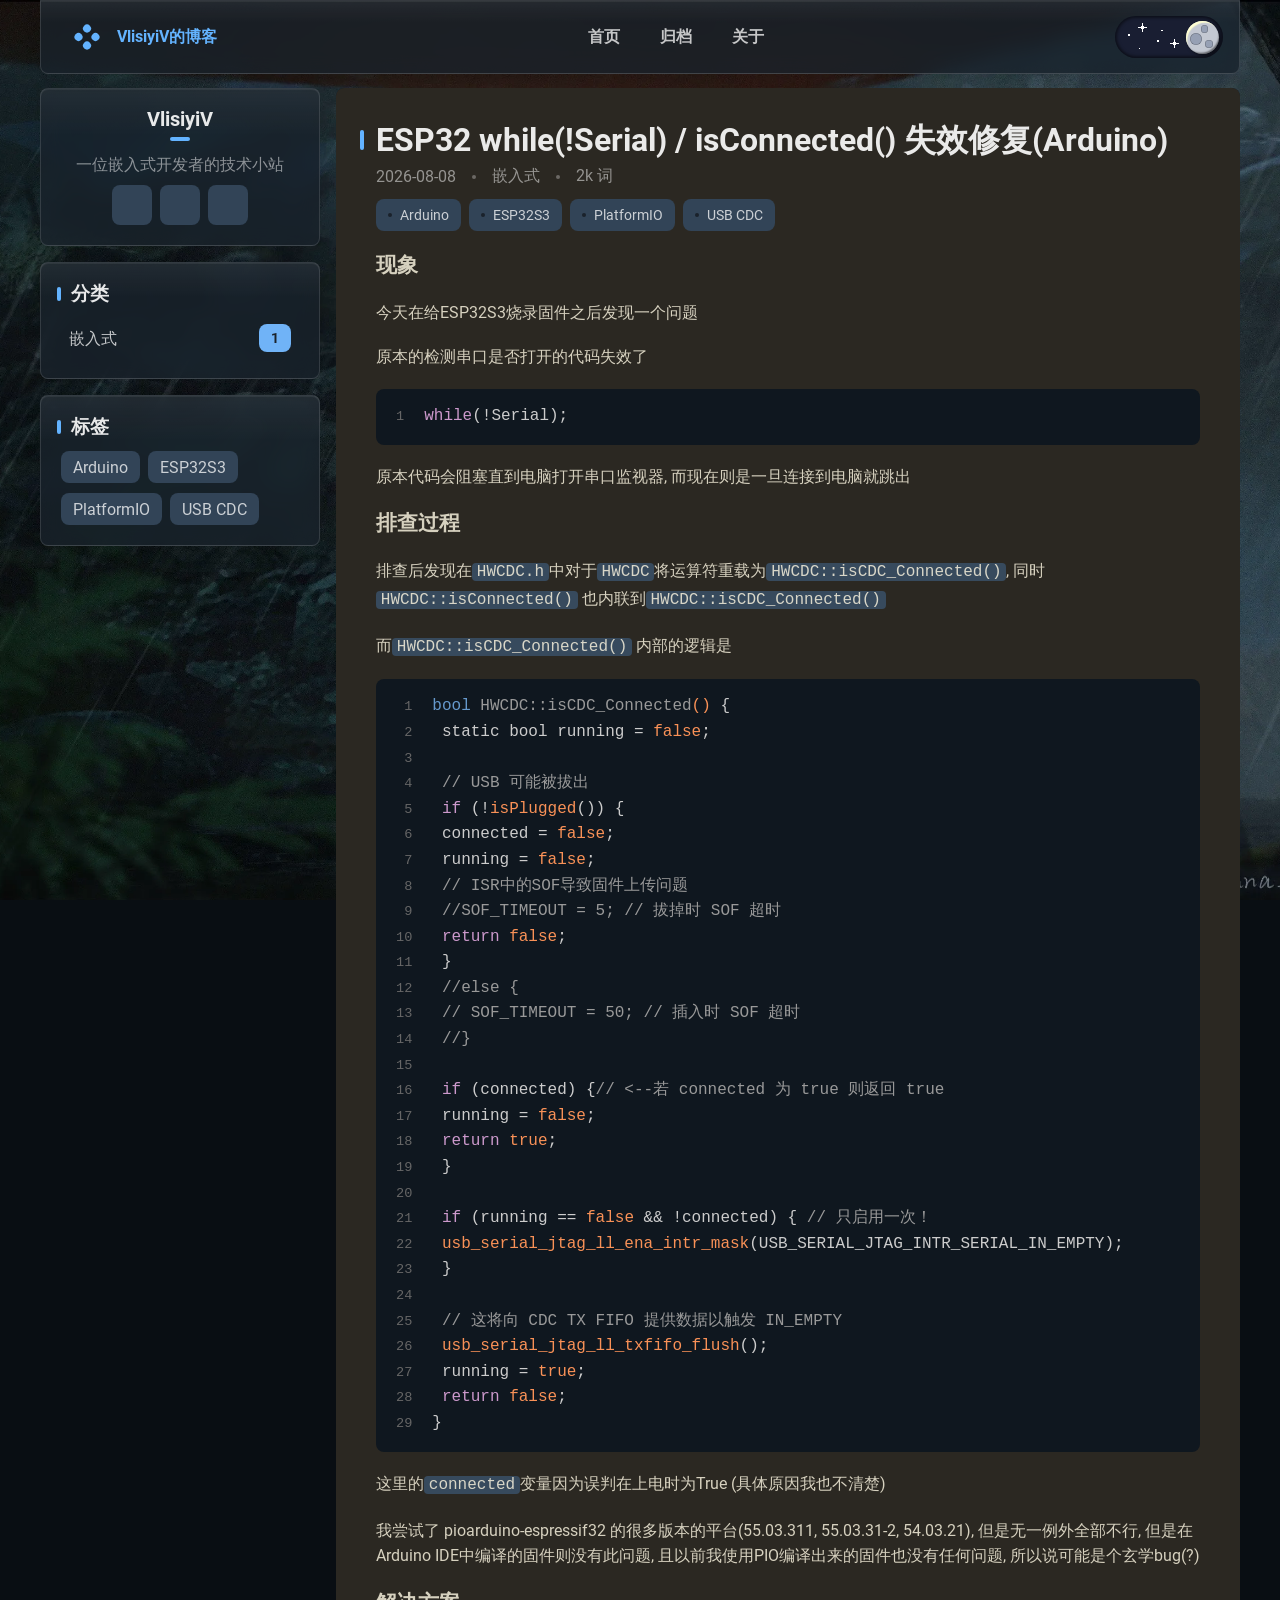
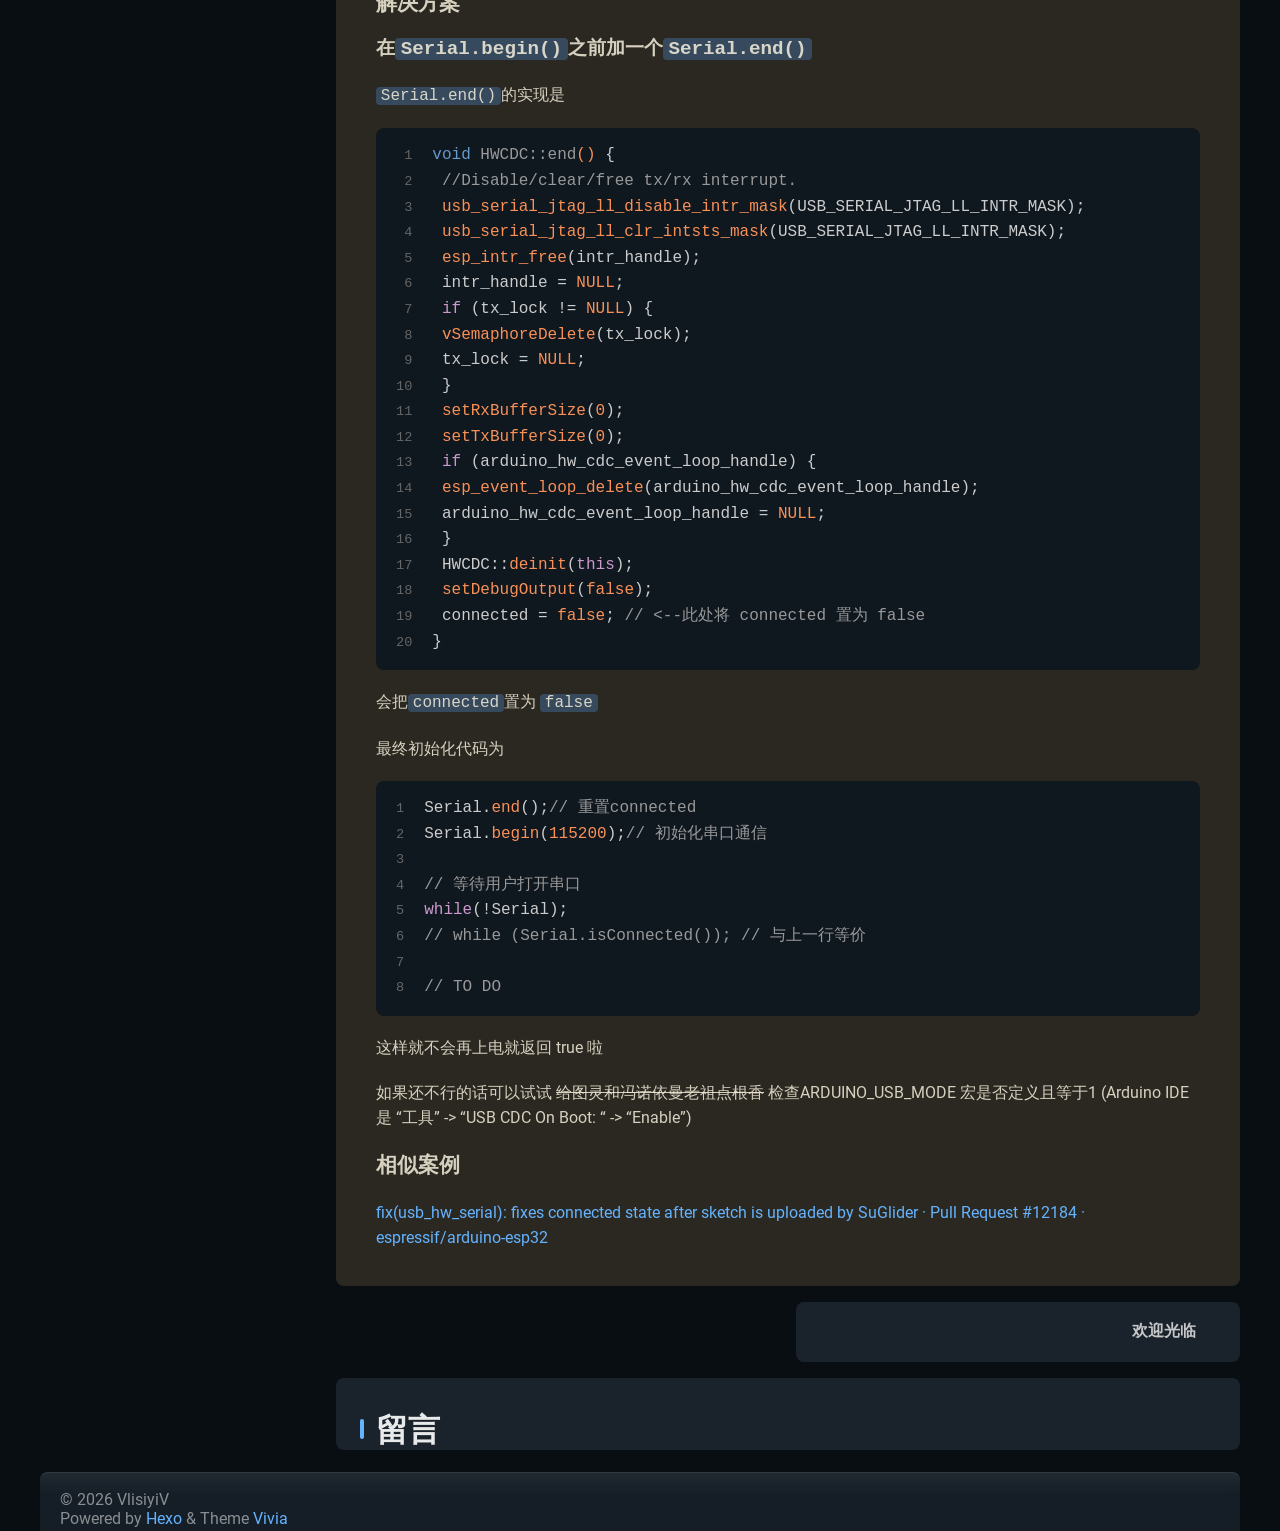
<file: 2026/08/08/esp32s3-hwcdc-serial-isconnected-fix/index.html>
<!DOCTYPE html>


<html theme="dark" showBanner="true" hasBanner="false" > 
<link href="https://cdn.staticfile.org/font-awesome/6.4.2/css/fontawesome.min.css" rel="stylesheet">
<link href="https://cdn.staticfile.org/font-awesome/6.4.2/css/brands.min.css" rel="stylesheet">
<link href="https://cdn.staticfile.org/font-awesome/6.4.2/css/solid.min.css" rel="stylesheet">
<script src="/js/color.global.min.js" ></script>
<script src="/js/load-settings.js" ></script>
<head>
  <meta charset="utf-8">
  
  
  

  
  <title>ESP32 while(!Serial) / isConnected() 失效修复(Arduino) | VlisiyiV的博客</title>
  <link rel="canonical" href="https://blog.033280721.xyz/2026/08/08/esp32s3-hwcdc-serial-isconnected-fix/">
  <meta name="viewport" content="width=device-width, initial-scale=1, shrink-to-fit=no">

  <link rel="preload" href="/css/fonts/Roboto-Regular.ttf" as="font" type="font/ttf" crossorigin="anonymous">
  <link rel="preload" href="/css/fonts/Roboto-Bold.ttf" as="font" type="font/ttf" crossorigin="anonymous">

  <meta name="description" content="现象今天在给ESP32S3烧录固件之后发现一个问题 原本的检测串口是否打开的代码失效了 1while(!Serial);  原本代码会阻塞直到电脑打开串口监视器, 而现在则是一旦连接到电脑就跳出 排查过程排查后发现在HWCDC.h中对于HWCDC将运算符重载为HWCDC::isCDC_Connected(), 同时HWCDC::isConnected() 也内联到HWCDC::isCDC_Conn">
<meta property="og:type" content="article">
<meta property="og:title" content="ESP32 while(!Serial) &#x2F; isConnected() 失效修复(Arduino)">
<meta property="og:url" content="https://blog.033280721.xyz/2026/08/08/esp32s3-hwcdc-serial-isconnected-fix/index.html">
<meta property="og:site_name" content="VlisiyiV的博客">
<meta property="og:description" content="现象今天在给ESP32S3烧录固件之后发现一个问题 原本的检测串口是否打开的代码失效了 1while(!Serial);  原本代码会阻塞直到电脑打开串口监视器, 而现在则是一旦连接到电脑就跳出 排查过程排查后发现在HWCDC.h中对于HWCDC将运算符重载为HWCDC::isCDC_Connected(), 同时HWCDC::isConnected() 也内联到HWCDC::isCDC_Conn">
<meta property="og:locale" content="zh_CN">
<meta property="article:published_time" content="2026-08-08T05:47:00.000Z">
<meta property="article:modified_time" content="2026-08-09T08:51:03.057Z">
<meta property="article:author" content="VlisiyiV">
<meta property="article:tag" content="Arduino">
<meta property="article:tag" content="ESP32S3">
<meta property="article:tag" content="PlatformIO">
<meta property="article:tag" content="USB CDC">
<meta name="twitter:card" content="summary">
  
  
    <link rel="icon" media="(prefers-color-scheme: light)" href="/images/favicon-light-32.png" sizes="32x32">
    <link rel="icon" media="(prefers-color-scheme: light)" href="/images/favicon-light-128.png" sizes="128x128">
    <link rel="icon" media="(prefers-color-scheme: light)" href="/images/favicon-light-180.png" sizes="180x180">
    <link rel="icon" media="(prefers-color-scheme: light)" href="/images/favicon-light-192.png" sizes="192x192">
    <link rel="icon" media="(prefers-color-scheme: dark)" href="/images/favicon-dark-32.png" sizes="32x32">
    <link rel="icon" media="(prefers-color-scheme: dark)" href="/images/favicon-dark-128.png" sizes="128x128">
    <link rel="icon" media="(prefers-color-scheme: dark)" href="/images/favicon-dark-180.png" sizes="180x180">
    <link rel="icon" media="(prefers-color-scheme: dark)" href="/images/favicon-dark-192.png" sizes="192x192">
  
  
  <link rel="stylesheet" href="/css/style.css?v=20260807c">
<meta name="generator" content="Hexo 8.1.2"></head>

<body>
  
   
  <div id="main-grid" class="  ">
    <div id="nav" class=""  >
      <navbar id="navbar">
  <nav id="title-nav">
    <a href="/">
      <div id="vivia-logo">
        <div class="dot"></div>
        <div class="dot"></div>
        <div class="dot"></div>
        <div class="dot"></div>
      </div>
      <div>VlisiyiV的博客 </div>
    </a>
  </nav>
  <nav id="main-nav">
    
      <a class="main-nav-link" href="/">首页</a>
    
      <a class="main-nav-link" href="/archives">归档</a>
    
      <a class="main-nav-link" href="/about">关于</a>
    
  </nav>
  <nav id="sub-nav">
    <div id="daynight-btn" class="nav-icon" title="toggle_theme">
      <div class="dn-components">
        <div class="dn-main-button">
          <div class="dn-moon"></div>
          <div class="dn-moon"></div>
          <div class="dn-moon"></div>
        </div>
        <div class="dn-daytime-backgrond"></div>
        <div class="dn-daytime-backgrond"></div>
        <div class="dn-daytime-backgrond"></div>
        <div class="dn-cloud">
          <div class="dn-cloud-son"></div>
          <div class="dn-cloud-son"></div>
          <div class="dn-cloud-son"></div>
          <div class="dn-cloud-son"></div>
          <div class="dn-cloud-son"></div>
          <div class="dn-cloud-son"></div>
        </div>
        <div class="dn-cloud dn-cloud-light">
          <div class="dn-cloud-son"></div>
          <div class="dn-cloud-son"></div>
          <div class="dn-cloud-son"></div>
          <div class="dn-cloud-son"></div>
          <div class="dn-cloud-son"></div>
          <div class="dn-cloud-son"></div>
        </div>
        <div class="dn-stars">
          <div class="dn-star big"><div class="dn-star-son"></div><div class="dn-star-son"></div><div class="dn-star-son"></div><div class="dn-star-son"></div></div>
          <div class="dn-star big"><div class="dn-star-son"></div><div class="dn-star-son"></div><div class="dn-star-son"></div><div class="dn-star-son"></div></div>
          <div class="dn-star medium"><div class="dn-star-son"></div><div class="dn-star-son"></div><div class="dn-star-son"></div><div class="dn-star-son"></div></div>
          <div class="dn-star medium"><div class="dn-star-son"></div><div class="dn-star-son"></div><div class="dn-star-son"></div><div class="dn-star-son"></div></div>
          <div class="dn-star small"><div class="dn-star-son"></div><div class="dn-star-son"></div><div class="dn-star-son"></div><div class="dn-star-son"></div></div>
          <div class="dn-star small"><div class="dn-star-son"></div><div class="dn-star-son"></div><div class="dn-star-son"></div><div class="dn-star-son"></div></div>
        </div>
      </div>
    </div>
    
    <div id="nav-menu-btn" class="nav-icon">
      <svg xmlns="http://www.w3.org/2000/svg" height="20" viewBox="0 -960 960 960" width="20"><path d="M177.37-252.282q-17.453 0-29.477-11.964-12.024-11.963-12.024-29.326t12.024-29.537q12.024-12.174 29.477-12.174h605.26q17.453 0 29.477 11.964 12.024 11.963 12.024 29.326t-12.024 29.537q-12.024 12.174-29.477 12.174H177.37Zm0-186.218q-17.453 0-29.477-11.963-12.024-11.964-12.024-29.326 0-17.363 12.024-29.537T177.37-521.5h605.26q17.453 0 29.477 11.963 12.024 11.964 12.024 29.326 0 17.363-12.024 29.537T782.63-438.5H177.37Zm0-186.217q-17.453 0-29.477-11.964-12.024-11.963-12.024-29.326t12.024-29.537q12.024-12.174 29.477-12.174h605.26q17.453 0 29.477 11.964 12.024 11.963 12.024 29.326t-12.024 29.537q-12.024 12.174-29.477 12.174H177.37Z"/></svg>
    </div>
  </nav>
</navbar>
<div id="nav-dropdown" class="hidden">
  <div id="dropdown-link-list">
    
      <a class="nav-dropdown-link" href="/">首页</a>
    
      <a class="nav-dropdown-link" href="/archives">归档</a>
    
      <a class="nav-dropdown-link" href="/about">关于</a>
    
     
    </div>
</div>
<script>
  let dropdownBtn = document.getElementById("nav-menu-btn");
  let dropdownEle = document.getElementById("nav-dropdown");
  dropdownBtn.onclick = function() {
    dropdownEle.classList.toggle("hidden");
  }
</script>
    </div>
    <div id="sidebar-wrapper">
      <sidebar id="sidebar">
  
    <div class="widget-wrap">
  <div class="info-card">
    <div class="avatar">
      
      <div class="img-dim"></div>
    </div>
    <div class="info">
      <div class="username">VlisiyiV </div>
      <div class="dot"></div>
      <div class="subtitle">一位嵌入式开发者的技术小站 </div>
      <div class="link-list">
        
          <a class="link-btn" target="_blank" rel="noopener" href="https://github.com/VlisiyiV" title="GitHub"><i class="fa-brands fa-github"></i></a>
        
          <a class="link-btn" target="_blank" rel="noopener" href="https://space.bilibili.com/592669612" title="Bilibili"><i class="fa-brands fa-bilibili"></i></a>
        
          <a class="link-btn" href="mailto:lisiyi@033280721.xyz" title="Email"><i class="fa-solid fa-envelope"></i></a>
         
      </div>  
    </div>
  </div>
</div>

  
  <div class="sticky">
    
      


  <div class="widget-wrap">
    <div class="widget">
      <h3 class="widget-title">分类</h3>
      <div class="category-box">
            <a class="category-link" href="/categories/%E5%B5%8C%E5%85%A5%E5%BC%8F/">
                嵌入式
                <div class="category-count">1</div>
            </a>
        </div>
    </div>
  </div>


    
      
  <div class="widget-wrap">
    <div class="widget">
      <h3 class="widget-title">标签</h3>
      <ul class="widget-tag-list" itemprop="keywords"><li class="widget-tag-list-item"><a class="widget-tag-list-link" href="/tags/Arduino/" rel="tag">Arduino</a></li><li class="widget-tag-list-item"><a class="widget-tag-list-link" href="/tags/ESP32S3/" rel="tag">ESP32S3</a></li><li class="widget-tag-list-item"><a class="widget-tag-list-link" href="/tags/PlatformIO/" rel="tag">PlatformIO</a></li><li class="widget-tag-list-item"><a class="widget-tag-list-link" href="/tags/USB-CDC/" rel="tag">USB CDC</a></li></ul>
    </div>
  </div>


    
  </div>
</sidebar>
    </div>
    <div id="content-body">
       


<article id="post-esp32s3-hwcdc-serial-isconnected-fix" class="h-entry article article-type-post" itemprop="blogPost" itemscope itemtype="https://schema.org/BlogPosting">
  
    
   
  <div class="article-inner">
    <div class="article-main">
      <header class="article-header">
        
<div class="main-title-bar">
  <div class="main-title-dot"></div>
  
    
      <h1 class="p-name article-title" itemprop="headline name">
        ESP32 while(!Serial) / isConnected() 失效修复(Arduino)
      </h1>
    
  
</div>

        <div class='meta-info-bar'>
          <div class="meta-info">
  <time class="dt-published" datetime="2026-08-08T05:47:00.000Z" itemprop="datePublished">2026-08-08</time>
</div>
          <div class="need-seperator meta-info">
            <div class="meta-cate-flex">
  
  <a class="meta-cate-link" href="/categories/%E5%B5%8C%E5%85%A5%E5%BC%8F/">嵌入式</a>
   
</div>
  
          </div>
          <div class="wordcount need-seperator meta-info">
            2k 词 
          </div>
        </div>
        
  <ul class="article-tag-list" itemprop="keywords"><li class="article-tag-list-item"><a class="article-tag-list-link" href="/tags/Arduino/" rel="tag">Arduino</a></li><li class="article-tag-list-item"><a class="article-tag-list-link" href="/tags/ESP32S3/" rel="tag">ESP32S3</a></li><li class="article-tag-list-item"><a class="article-tag-list-link" href="/tags/PlatformIO/" rel="tag">PlatformIO</a></li><li class="article-tag-list-item"><a class="article-tag-list-link" href="/tags/USB-CDC/" rel="tag">USB CDC</a></li></ul>

      </header>
      <div class="e-content article-entry" itemprop="articleBody">
        
          <h3 id="现象"><a href="#现象" class="headerlink" title="现象"></a>现象</h3><p>今天在给ESP32S3烧录固件之后发现一个问题</p>
<p>原本的检测串口是否打开的代码失效了</p>
<figure class="highlight c++"><table><tr><td class="gutter"><pre><span class="line">1</span><br></pre></td><td class="code"><pre><span class="line"><span class="keyword">while</span>(!Serial);</span><br></pre></td></tr></table></figure>

<p>原本代码会阻塞直到电脑打开串口监视器, 而现在则是一旦连接到电脑就跳出</p>
<h3 id="排查过程"><a href="#排查过程" class="headerlink" title="排查过程"></a>排查过程</h3><p>排查后发现在<code>HWCDC.h</code>中对于<code>HWCDC</code>将运算符重载为<code>HWCDC::isCDC_Connected()</code>, 同时<code>HWCDC::isConnected()</code> 也内联到<code>HWCDC::isCDC_Connected()</code></p>
<p>而<code>HWCDC::isCDC_Connected()</code> 内部的逻辑是</p>
<figure class="highlight c++"><table><tr><td class="gutter"><pre><span class="line">1</span><br><span class="line">2</span><br><span class="line">3</span><br><span class="line">4</span><br><span class="line">5</span><br><span class="line">6</span><br><span class="line">7</span><br><span class="line">8</span><br><span class="line">9</span><br><span class="line">10</span><br><span class="line">11</span><br><span class="line">12</span><br><span class="line">13</span><br><span class="line">14</span><br><span class="line">15</span><br><span class="line">16</span><br><span class="line">17</span><br><span class="line">18</span><br><span class="line">19</span><br><span class="line">20</span><br><span class="line">21</span><br><span class="line">22</span><br><span class="line">23</span><br><span class="line">24</span><br><span class="line">25</span><br><span class="line">26</span><br><span class="line">27</span><br><span class="line">28</span><br><span class="line">29</span><br></pre></td><td class="code"><pre><span class="line"><span class="function"><span class="type">bool</span> <span class="title">HWCDC::isCDC_Connected</span><span class="params">()</span> </span>&#123;</span><br><span class="line"> <span class="type">static</span> <span class="type">bool</span> running = <span class="literal">false</span>;</span><br><span class="line"></span><br><span class="line"> <span class="comment">// USB 可能被拔出</span></span><br><span class="line"> <span class="keyword">if</span> (!<span class="built_in">isPlugged</span>()) &#123;</span><br><span class="line"> connected = <span class="literal">false</span>;</span><br><span class="line"> running = <span class="literal">false</span>;</span><br><span class="line"> <span class="comment">// ISR中的SOF导致固件上传问题</span></span><br><span class="line"> <span class="comment">//SOF_TIMEOUT = 5; // 拔掉时 SOF 超时</span></span><br><span class="line"> <span class="keyword">return</span> <span class="literal">false</span>;</span><br><span class="line"> &#125;</span><br><span class="line"> <span class="comment">//else &#123;</span></span><br><span class="line"> <span class="comment">// SOF_TIMEOUT = 50; // 插入时 SOF 超时</span></span><br><span class="line"> <span class="comment">//&#125;</span></span><br><span class="line"></span><br><span class="line"> <span class="keyword">if</span> (connected) &#123;<span class="comment">// &lt;--若 connected 为 true 则返回 true</span></span><br><span class="line"> running = <span class="literal">false</span>;</span><br><span class="line"> <span class="keyword">return</span> <span class="literal">true</span>;</span><br><span class="line"> &#125;</span><br><span class="line"></span><br><span class="line"> <span class="keyword">if</span> (running == <span class="literal">false</span> &amp;&amp; !connected) &#123; <span class="comment">// 只启用一次！</span></span><br><span class="line"> <span class="built_in">usb_serial_jtag_ll_ena_intr_mask</span>(USB_SERIAL_JTAG_INTR_SERIAL_IN_EMPTY);</span><br><span class="line"> &#125;</span><br><span class="line"></span><br><span class="line"> <span class="comment">// 这将向 CDC TX FIFO 提供数据以触发 IN_EMPTY</span></span><br><span class="line"> <span class="built_in">usb_serial_jtag_ll_txfifo_flush</span>();</span><br><span class="line"> running = <span class="literal">true</span>;</span><br><span class="line"> <span class="keyword">return</span> <span class="literal">false</span>;</span><br><span class="line">&#125;</span><br></pre></td></tr></table></figure>

<p>这里的<code>connected</code>变量因为误判在上电时为True (具体原因我也不清楚)</p>
<p>我尝试了 pioarduino-espressif32 的很多版本的平台(55.03.311, 55.03.31-2, 54.03.21), 但是无一例外全部不行, 但是在Arduino IDE中编译的固件则没有此问题, 且以前我使用PIO编译出来的固件也没有任何问题, 所以说可能是个玄学bug(?)</p>
<h3 id="解决方案"><a href="#解决方案" class="headerlink" title="解决方案"></a>解决方案</h3><h4 id="在Serial-begin-之前加一个Serial-end"><a href="#在Serial-begin-之前加一个Serial-end" class="headerlink" title="在Serial.begin()之前加一个Serial.end()"></a>在<code>Serial.begin()</code>之前加一个<code>Serial.end()</code></h4><p><code>Serial.end()</code>的实现是</p>
<figure class="highlight c++"><table><tr><td class="gutter"><pre><span class="line">1</span><br><span class="line">2</span><br><span class="line">3</span><br><span class="line">4</span><br><span class="line">5</span><br><span class="line">6</span><br><span class="line">7</span><br><span class="line">8</span><br><span class="line">9</span><br><span class="line">10</span><br><span class="line">11</span><br><span class="line">12</span><br><span class="line">13</span><br><span class="line">14</span><br><span class="line">15</span><br><span class="line">16</span><br><span class="line">17</span><br><span class="line">18</span><br><span class="line">19</span><br><span class="line">20</span><br></pre></td><td class="code"><pre><span class="line"><span class="function"><span class="type">void</span> <span class="title">HWCDC::end</span><span class="params">()</span> </span>&#123;</span><br><span class="line"> <span class="comment">//Disable/clear/free tx/rx interrupt.</span></span><br><span class="line"> <span class="built_in">usb_serial_jtag_ll_disable_intr_mask</span>(USB_SERIAL_JTAG_LL_INTR_MASK);</span><br><span class="line"> <span class="built_in">usb_serial_jtag_ll_clr_intsts_mask</span>(USB_SERIAL_JTAG_LL_INTR_MASK);</span><br><span class="line"> <span class="built_in">esp_intr_free</span>(intr_handle);</span><br><span class="line"> intr_handle = <span class="literal">NULL</span>;</span><br><span class="line"> <span class="keyword">if</span> (tx_lock != <span class="literal">NULL</span>) &#123;</span><br><span class="line"> <span class="built_in">vSemaphoreDelete</span>(tx_lock);</span><br><span class="line"> tx_lock = <span class="literal">NULL</span>;</span><br><span class="line"> &#125;</span><br><span class="line"> <span class="built_in">setRxBufferSize</span>(<span class="number">0</span>);</span><br><span class="line"> <span class="built_in">setTxBufferSize</span>(<span class="number">0</span>);</span><br><span class="line"> <span class="keyword">if</span> (arduino_hw_cdc_event_loop_handle) &#123;</span><br><span class="line"> <span class="built_in">esp_event_loop_delete</span>(arduino_hw_cdc_event_loop_handle);</span><br><span class="line"> arduino_hw_cdc_event_loop_handle = <span class="literal">NULL</span>;</span><br><span class="line"> &#125;</span><br><span class="line"> HWCDC::<span class="built_in">deinit</span>(<span class="keyword">this</span>);</span><br><span class="line"> <span class="built_in">setDebugOutput</span>(<span class="literal">false</span>);</span><br><span class="line"> connected = <span class="literal">false</span>; <span class="comment">// &lt;--此处将 connected 置为 false</span></span><br><span class="line">&#125;</span><br></pre></td></tr></table></figure>

<p>会把<code>connected</code>置为 <code>false</code></p>
<p>最终初始化代码为</p>
<figure class="highlight c++"><table><tr><td class="gutter"><pre><span class="line">1</span><br><span class="line">2</span><br><span class="line">3</span><br><span class="line">4</span><br><span class="line">5</span><br><span class="line">6</span><br><span class="line">7</span><br><span class="line">8</span><br></pre></td><td class="code"><pre><span class="line">Serial.<span class="built_in">end</span>();<span class="comment">// 重置connected</span></span><br><span class="line">Serial.<span class="built_in">begin</span>(<span class="number">115200</span>);<span class="comment">// 初始化串口通信</span></span><br><span class="line"></span><br><span class="line"><span class="comment">// 等待用户打开串口</span></span><br><span class="line"><span class="keyword">while</span>(!Serial);</span><br><span class="line"><span class="comment">// while (Serial.isConnected()); // 与上一行等价</span></span><br><span class="line"></span><br><span class="line"><span class="comment">// TO DO</span></span><br></pre></td></tr></table></figure>

<p>这样就不会再上电就返回 true 啦</p>
<p>如果还不行的话可以试试 <del>给图灵和冯诺依曼老祖点根香</del> 检查ARDUINO_USB_MODE 宏是否定义且等于1 (Arduino IDE 是 “工具” -&gt; “USB CDC On Boot: “ -&gt; “Enable”)</p>
<h3 id="相似案例"><a href="#相似案例" class="headerlink" title="相似案例"></a>相似案例</h3><p><a target="_blank" rel="noopener" href="https://github.com/espressif/arduino-esp32/pull/12184">fix(usb_hw_serial): fixes connected state after sketch is uploaded by SuGlider · Pull Request #12184 · espressif&#x2F;arduino-esp32</a></p>

        
      </div>

         
    </div>
    
     
  </div>
  
    
<nav id="article-nav">
  <a class="article-nav-btn left  disabled "
     >
    <i class="fa-solid fa-angle-left"></i>
    <p class="title-text">
        
    </p>
  </a>
  <a class="article-nav-btn right "
    
      href="/2026/08/07/welcome/"
      title="欢迎光临"
     >

    <p class="title-text">
      
        欢迎光临
        
    </p>
    <i class="fa-solid fa-angle-right"></i>
  </a>
</nav>


  
</article>








  <div id="comment-card" class="comment-card">
    <div class="main-title-bar">
      <div class="main-title-dot"></div>
      <div class="main-title">留言 </div>
    </div>
    <script src="https://giscus.app/client.js"
      data-repo="VlisiyiV/vlisiyiv.github.io"
      data-repo-id="R_kgDOTwzOzQ"
      data-category="Announcements"
      data-category-id="DIC_kwDOTwzOzc4DC2In"
      data-mapping="pathname"
      data-strict="0"
      data-reactions-enabled="1"
      data-emit-metadata="0"
      data-input-position="bottom"
      data-theme="https://blog.033280721.xyz/giscus/giscus-dark.css"
      data-lang="zh-CN"
      crossorigin="anonymous"
      async>
    </script>
  </div>

    </div>
    <div id="footer-wrapper">
      <footer id="footer">
  
  <div id="footer-info" class="inner">
    
    &copy; 2026 VlisiyiV<br>
    Powered by <a href="https://hexo.io/" target="_blank">Hexo</a> & Theme <a target="_blank" rel="noopener" href="https://github.com/saicaca/hexo-theme-vivia">Vivia</a>
  </div>
</footer>

    </div>
    <div class="back-to-top-wrapper">
    <button id="back-to-top-btn" class="back-to-top-btn hide" onclick="topFunction()">
        <i class="fa-solid fa-angle-up"></i>
    </button>
</div>

<script>
    function topFunction() {
        window.scroll({ top: 0, behavior: 'smooth' });
    }
    let btn = document.getElementById('back-to-top-btn');
    function scrollFunction() {
        if (document.body.scrollTop > 600 || document.documentElement.scrollTop > 600) {
            btn.classList.remove('hide')
        } else {
            btn.classList.add('hide')
        }
    }
    window.onscroll = function() {
        scrollFunction();
    }
</script>

  </div>
  <script src="/js/light-dark-switch.js"></script>
</body>
</html>
</file>
<file: css/style.css>
:root {
  --neut-L90: rgba(255,255,255,0.9);
  --neut-L75: rgba(255,255,255,0.75);
  --neut-L50: rgba(255,255,255,0.5);
  --neut-L30: rgba(255,255,255,0.3);
  --neut-L10: rgba(255,255,255,0.1);
  --banner-dim: rgba(0,0,0,0.2);
  --primary-hue: 250;
  --glass-bg: rgba(26,34,43,0.8);
  --glass-shine: rgba(255,255,255,0.05);
  --glass-border: rgba(255,255,255,0.12);
  --main-title: rgba(255,255,255,0.9);
  --btn-content: var(--neut-L75);
  --btn-content-hover: var(--btn-content);
  --card-btn-bg: var(--card-background);
  --card-btn-icon: var(--primary);
  --btn-text-neutral-text: var(--neut-L75);
  --btn-text-content: var(--primary);
  --btn-text-light-text: var(--primary);
  --title-hover: var(--primary);
  --light-dot: var(--primary);
  --article-meta: rgba(255,255,255,0.5);
  --article-text: rgba(245,238,218,0.85);
  --info-name: rgba(255,255,255,0.9);
  --info-sub: rgba(255,255,255,0.5);
  --link: var(--primary);
  --color-picker-border: var(--primary);
  --color-picker-thumb: var(--primary);
  --pagenav-curr-bg: var(--primary);
  --widget-title: var(--main-title);
  --archive-year: var(--neut-L75);
  --archive-date: var(--neut-L50);
  --archive-title: var(--neut-L75);
  --archive-tags: var(--neut-L30);
  --archive-dashline: var(--neut-L10);
  --primary-btn-bg: var(--primary);
  --img-overlay: rgba(0,0,0,0.1);
  --sidebar-width: 280px;
  --display-light-icon: 0;
  --display-dark-icon: 1;
}
@supports (color: oklch(0 0 0)) {
  :root {
    --primary: oklch(0.75 0.14 var(--primary-hue));
    --nav-dropdown-bg: oklch(0.2 0.02 var(--primary-hue));
    --page-background: oklch(0.16 0.014 var(--primary-hue));
    --card-background: oklch(0.25 0.02 var(--primary-hue));
    --btn-bg: oklch(0.38 0.04 var(--primary-hue));
    --btn-hover: oklch(0.45 0.045 var(--primary-hue));
    --btn-active: oklch(0.5 0.05 var(--primary-hue));
    --card-btn-hover: oklch(0.3 0.03 var(--primary-hue));
    --card-btn-active: oklch(0.35 0.035 var(--primary-hue));
    --btn-text-hover: oklch(0.2 0.02 var(--primary-hue));
    --btn-text-active: oklch(0.17 0.017 var(--primary-hue));
    --timeline-dim-dot: oklch(0.5 0.05 var(--primary-hue));
    --title-active: oklch(0.65 0.12 var(--primary-hue));
    --tag-dot: oklch(0.25 0.02 var(--primary-hue));
    --highlight-selection: oklch(0.35 0.035 var(--primary-hue));
    --article-code-bg: oklch(0.4 0.04 var(--primary-hue));
    --article-block: oklch(0.2 0.02 var(--primary-hue));
    --link-hover-bg: oklch(0.4 0.08 var(--primary-hue));
    --link-active-bg: oklch(0.35 0.07 var(--primary-hue));
    --blockquote-bg: oklch(0.2 0.02 var(--primary-hue));
    --color-picker-range: oklch(0.4 0.04 var(--primary-hue));
    --badge-bg: oklch(0.75 0.12 var(--primary-hue));
    --text-on-light: oklch(0.25 0.02 var(--primary-hue));
    --pagenav-curr-text: oklch(0.25 0.02 var(--primary-hue));
    --input-field: oklch(0.2 0.02 var(--primary-hue));
    --primary-btn-text: oklch(0.25 0.02 var(--primary-hue));
    --enter-btn-bg: oklch(0.2 0.02 var(--primary-hue));
    --enter-btn-hover: oklch(0.3 0.03 var(--primary-hue));
    --enter-btn-active: oklch(0.35 0.035 var(--primary-hue));
    --selection-bg: oklch(0.4 0.08 var(--primary-hue));
    --code-block-selection-bg: oklch(0.4 0.08 var(--primary-hue));
  }
}
@supports not (color: oklch(0 0 0)) {
  :root {
    --primary: #63b3ff;
    --nav-dropdown-bg: #0f171f;
    --page-background: #090e13;
    --card-background: #1a222b;
    --btn-bg: #324457;
    --btn-hover: #42576e;
    --btn-active: #4d667f;
    --card-btn-hover: #222f3c;
    --card-btn-active: #2d3c4c;
    --btn-text-hover: #0f171f;
    --btn-text-active: #0a1017;
    --timeline-dim-dot: #4d667f;
    --title-active: #5194d5;
    --tag-dot: #1a222b;
    --highlight-selection: #2d3c4c;
    --article-code-bg: #374a5d;
    --article-block: #0f171f;
    --link-hover-bg: #224a71;
    --link-active-bg: #1b3c5d;
    --blockquote-bg: #0f171f;
    --color-picker-range: #374a5d;
    --badge-bg: #70b3f7;
    --text-on-light: #1a222b;
    --pagenav-curr-text: #1a222b;
    --input-field: #0f171f;
    --primary-btn-text: #1a222b;
    --enter-btn-bg: #0f171f;
    --enter-btn-hover: #222f3c;
    --enter-btn-active: #2d3c4c;
    --selection-bg: #224a71;
    --code-block-selection-bg: #224a71;
  }
}
:root[theme='light'] {
  --card-background: #fff;
  --glass-bg: rgba(255,255,255,0.6);
  --glass-shine: rgba(255,255,255,0.45);
  --glass-border: rgba(255,255,255,0.65);
  --banner-dim: none;
  --neut-L90: rgba(0,0,0,0.9);
  --neut-L75: rgba(0,0,0,0.75);
  --neut-L50: rgba(0,0,0,0.5);
  --neut-L30: rgba(0,0,0,0.3);
  --neut-L10: rgba(0,0,0,0.1);
  --main-title: rgba(0,0,0,0.9);
  --article-meta: rgba(0,0,0,0.5);
  --article-text: rgba(85,85,85,0.85);
  --btn-text-neutral-text: rgba(0,0,0,0.75);
  --info-name: rgba(0,0,0,0.9);
  --info-sub: rgba(0,0,0,0.5);
  --tag-dot: var(--btn-content);
  --img-overlay: rgba(0,0,0,0);
  --pagenav-curr-text: rgba(255,255,255,0.9);
  --primary-btn-text: rgba(255,255,255,0.9);
  --display-light-icon: 1;
  --display-dark-icon: 0;
}
@supports (color: oklch(0 0 0)) {
  :root[theme='light'] {
    --primary: oklch(0.7 0.14 var(--primary-hue));
    --page-background: oklch(0.95 0.01 var(--primary-hue));
    --nav-dropdown-bg: oklch(0.98 0.005 var(--primary-hue));
    --btn-bg: oklch(0.95 0.025 var(--primary-hue));
    --btn-content: oklch(0.55 0.12 var(--primary-hue));
    --btn-hover: oklch(0.9 0.05 var(--primary-hue));
    --btn-active: oklch(0.85 0.08 var(--primary-hue));
    --btn-text-hover: oklch(0.95 0.025 var(--primary-hue));
    --btn-text-active: oklch(0.98 0.01 var(--primary-hue));
    --btn-text-content: oklch(0.7 0.14 var(--primary-hue));
    --card-btn-hover: oklch(0.98 0.005 var(--primary-hue));
    --card-btn-active: oklch(0.9 0.03 var(--primary-hue));
    --title-active: oklch(0.6 0.12 var(--primary-hue));
    --link-hover-bg: oklch(0.95 0.025 var(--primary-hue));
    --link-active-bg: oklch(0.9 0.05 var(--primary-hue));
    --article-code-bg: oklch(0.95 0.02 var(--primary-hue));
    --blockquote-bg: oklch(0.98 0.005 var(--primary-hue));
    --badge-bg: oklch(0.95 0.02 var(--primary-hue));
    --text-on-light: oklch(0.55 0.12 var(--primary-hue));
    --color-picker-range: oklch(0.95 0.02 var(--primary-hue));
    --input-field: oklch(0.98 0.005 var(--primary-hue));
    --enter-btn-bg: oklch(0.98 0.005 var(--primary-hue));
    --enter-btn-hover: oklch(0.96 0.015 var(--primary-hue));
    --enter-btn-active: oklch(0.9 0.03 var(--primary-hue));
    --selection-bg: oklch(0.9 0.05 var(--primary-hue));
  }
}
@supports not (color: oklch(0 0 0)) {
  :root[theme='light'] {
    --primary: #53a3f2;
    --page-background: #eaeff5;
    --nav-dropdown-bg: #f6f9fc;
    --btn-bg: #e2f0ff;
    --btn-content: #3275b4;
    --btn-hover: #c6e1ff;
    --btn-active: #a6d2ff;
    --btn-text-hover: #e2f0ff;
    --btn-text-active: #f4f9ff;
    --btn-text-content: #53a3f2;
    --card-btn-hover: #f6f9fc;
    --card-btn-active: #d0e0f2;
    --title-active: #4284c5;
    --link-hover-bg: #e2f0ff;
    --link-active-bg: #c6e1ff;
    --article-code-bg: #e5f0fc;
    --blockquote-bg: #f6f9fc;
    --badge-bg: #e5f0fc;
    --text-on-light: #3275b4;
    --color-picker-range: #e5f0fc;
    --input-field: #f6f9fc;
    --enter-btn-bg: #f6f9fc;
    --enter-btn-hover: #ebf3fc;
    --enter-btn-active: #d0e0f2;
    --selection-bg: #c6e1ff;
  }
}
body {
  width: 100%;
}
body:before,
body:after {
  content: "";
  display: table;
}
body:after {
  clear: both;
}
html,
body,
div,
span,
applet,
object,
iframe,
h1,
h2,
h3,
h4,
h5,
h6,
p,
blockquote,
pre,
a,
abbr,
acronym,
address,
big,
cite,
code,
del,
dfn,
em,
img,
ins,
kbd,
q,
s,
samp,
small,
strike,
strong,
sub,
sup,
tt,
var,
dl,
dt,
dd,
ol,
ul,
li,
fieldset,
form,
label,
legend,
table,
caption,
tbody,
tfoot,
thead,
tr,
th,
td {
  margin: 0;
  padding: 0;
  border: 0;
  outline: 0;
  font-weight: inherit;
  font-style: inherit;
  font-family: inherit;
  font-size: 100%;
  vertical-align: baseline;
}
body {
  line-height: 1;
  color: #000;
  background: #fff;
}
ol,
ul {
  list-style: none;
}
table {
  border-collapse: separate;
  border-spacing: 0;
  vertical-align: middle;
}
caption,
th,
td {
  text-align: left;
  font-weight: normal;
  vertical-align: middle;
}
a img {
  border: none;
}
a {
  text-decoration: none;
}
@font-face {
  font-family: Roboto;
  font-style: normal;
  font-weight: 400;
  src: url("fonts/Roboto-Regular.ttf") format("truetype");
}
@font-face {
  font-family: Roboto;
  font-style: normal;
  font-weight: 700;
  src: url("fonts/Roboto-Bold.ttf") format("truetype");
}
body,
#container {
  overflow-x: hidden;
  height: 100%;
}
body {
  font: 16px "Roboto", -apple-system, BlinkMacSystemFont, "Segoe UI", "Oxygen", "Ubuntu", "Cantarell", "Fira Sans", "Droid Sans", "Helvetica Neue", sans-serif;
  -webkit-text-size-adjust: 100%;
  background-color: #eef0f4;
  background-image: url("../images/bg-light-v2.webp");
  background-size: cover;
  background-position: center;
  background-repeat: no-repeat;
  background-attachment: fixed;
  isolation: isolate;
  -webkit-transition: background-color 0.5s ease-out, color 0.15s ease-out;
  -moz-transition: background-color 0.5s ease-out, color 0.15s ease-out;
  -ms-transition: background-color 0.5s ease-out, color 0.15s ease-out;
  transition: background-color 0.5s ease-out, color 0.15s ease-out;
}
body::before {
  content: '';
  position: fixed;
  top: 0;
  left: 0;
  width: 100%;
  height: 100%;
  background-image: url("../images/bg-dark-v2.webp");
  background-size: cover;
  background-position: center;
  background-repeat: no-repeat;
  background-color: #090e13;
  opacity: 0;
  -webkit-transition: opacity 0.5s ease-out;
  -moz-transition: opacity 0.5s ease-out;
  -ms-transition: opacity 0.5s ease-out;
  transition: opacity 0.5s ease-out;
  z-index: -1;
  pointer-events: none;
}
html[theme="dark"] body {
  background-color: #090e13;
}
html[theme="dark"] body::before {
  opacity: 1;
}

#main-grid {
  grid-template-columns: min(30%, var(--sidebar-width)) auto;
  grid-template-rows: auto auto auto;
}
#main-grid.right-sidebar {
  grid-template-columns: auto min(30%, var(--sidebar-width));
}
#main-grid {
  display: grid;
  max-width: 1200px;
  min-height: 100vh;
  grid-template-rows: auto 1fr auto;
  margin: auto;
  position: relative;
  grid-gap: 16px;
}
#main-grid #nav {
  grid-column-start: 1;
  grid-column-end: 3;
  -webkit-transition: height 0.15s ease-out;
  -moz-transition: height 0.15s ease-out;
  -ms-transition: height 0.15s ease-out;
  transition: height 0.15s ease-out;
}
#main-grid #sidebar-wrapper {
  grid-row: 2;
  grid-column: 1;
}
#main-grid #content-body {
  grid-column: 2;
  grid-row: 2;
  overflow: auto;
}
#main-grid #footer-wrapper {
  grid-row: 3;
  grid-column-start: 1;
  grid-column-end: 3;
}
#main-grid.right-sidebar #sidebar-wrapper {
  grid-column: 2;
}
#main-grid.right-sidebar #content-body {
  grid-column: 1;
}
@media screen and (max-width: 767px) {
  #main-grid {
    grid-template-columns: auto auto;
  }
  #main-grid #sidebar-wrapper {
    grid-row: 3;
    grid-column-start: 1;
    grid-column-end: 3;
    margin-top: 48px;
  }
  #main-grid #content-body {
    grid-column-start: 1;
    grid-column-end: 3;
  }
  #main-grid #footer-wrapper {
    grid-row: 4;
  }
}
@media screen and (min-width: 768px) and (max-width: 1023px) {
  #main-grid {
    grid-template-columns: auto auto;
  }
  #main-grid #sidebar-wrapper {
    grid-row: 3;
    grid-column-start: 1;
    grid-column-end: 3;
    margin-top: 48px;
  }
  #main-grid #content-body {
    grid-column-start: 1;
    grid-column-end: 3;
  }
  #main-grid #footer-wrapper {
    grid-row: 4;
  }
}
#main {
  position: relative;
}
.clear {
  clear: both;
}
#container {
  position: relative;
}
#back-to-top-btn {
  filter: drop-shadow(0px 4px 4px rgba(0,0,0,0.01));
}
.img-dim {
  width: 100%;
  height: 100%;
  background: var(--img-overlay);
  position: absolute;
  -webkit-transition: background 0.15s ease-out;
  -moz-transition: background 0.15s ease-out;
  -ms-transition: background 0.15s ease-out;
  transition: background 0.15s ease-out;
}
::selection {
  background-color: var(--selection-bg);
}
.article-date,
.article-category-link,
.archive-year {
  text-decoration: none;
  text-transform: uppercase;
  letter-spacing: 2px;
  color: #999;
  margin-bottom: 1em;
  margin-left: 5px;
  line-height: 1em;
  text-shadow: 0 1px #fff;
  font-weight: bold;
}
.archive-article-inner {
  background: #fff;
  -webkit-box-shadow: 1px 2px 3px #ddd;
  box-shadow: 1px 2px 3px #ddd;
  border: 1px solid #ddd;
  border-radius: 3px;
}
navbar,
.article-inner,
#article-nav .article-nav-btn,
.comment-card,
.wl-comment-card,
#page-nav #num-bar,
#page-nav .page-nav-btn,
.archive-main-card,
.back-to-top-btn,
.widget,
.info-card {
  background: var(--card-background);
  border-radius: 8px;
  -webkit-transition: background 0.15s ease-out;
  -moz-transition: background 0.15s ease-out;
  -ms-transition: background 0.15s ease-out;
  transition: background 0.15s ease-out;
}
navbar,
#page-nav #num-bar,
#page-nav .page-nav-btn,
.archive-main-card,
.widget,
.info-card {
  background: -webkit-linear-gradient(270deg, var(--glass-shine), transparent 30%), var(--glass-bg);
  background: -moz-linear-gradient(270deg, var(--glass-shine), transparent 30%), var(--glass-bg);
  background: -ms-linear-gradient(270deg, var(--glass-shine), transparent 30%), var(--glass-bg);
  background: linear-gradient(180deg, var(--glass-shine), transparent 30%), var(--glass-bg);
  backdrop-filter: blur(10px) saturate(1.6);
  -webkit-backdrop-filter: blur(10px) saturate(1.6);
  border: 1px solid var(--glass-border);
  -webkit-box-shadow: inset 0 1px 0 rgba(255,255,255,0.06), 0 4px 16px rgba(0,0,0,0.1);
  box-shadow: inset 0 1px 0 rgba(255,255,255,0.06), 0 4px 16px rgba(0,0,0,0.1);
}
.article-tag-list-link,
.widget-tag-list-link,
.info-card .link-list .link-btn {
  background: var(--btn-bg);
  border-radius: 8px;
  color: var(--btn-content);
  -webkit-transition: background 0.15s ease-out, color 0.15s ease-out;
  -moz-transition: background 0.15s ease-out, color 0.15s ease-out;
  -ms-transition: background 0.15s ease-out, color 0.15s ease-out;
  transition: background 0.15s ease-out, color 0.15s ease-out;
  cursor: pointer;
  border: none;
  display: -webkit-box;
  display: -moz-box;
  display: -webkit-flex;
  display: -ms-flexbox;
  display: box;
  display: flex;
  -webkit-box-pack: center;
  -moz-box-pack: center;
  -ms-flex-pack: center;
  -webkit-justify-content: center;
  justify-content: center;
  -webkit-box-align: center;
  -moz-box-align: center;
  -ms-flex-align: center;
  -webkit-align-items: center;
  align-items: center;
}
.article-tag-list-link:hover,
.widget-tag-list-link:hover,
.info-card .link-list .link-btn:hover {
  color: var(--btn-content-hover);
  background: var(--btn-hover);
}
.article-tag-list-link:active,
.widget-tag-list-link:active,
.info-card .link-list .link-btn:active {
  background: var(--btn-active);
}
#article-nav .article-nav-btn,
.back-to-top-btn {
  display: -webkit-box;
  display: -moz-box;
  display: -webkit-flex;
  display: -ms-flexbox;
  display: box;
  display: flex;
  -webkit-box-pack: center;
  -moz-box-pack: center;
  -ms-flex-pack: center;
  -webkit-justify-content: center;
  justify-content: center;
  -webkit-box-align: center;
  -moz-box-align: center;
  -ms-flex-align: center;
  -webkit-align-items: center;
  align-items: center;
}
#article-nav .article-nav-btn:hover,
.back-to-top-btn:hover {
  background: var(--card-btn-hover);
}
#article-nav .article-nav-btn:active,
.back-to-top-btn:active {
  background: var(--card-btn-active);
}
.article-tag-list-link,
.widget-tag-list-link {
  height: 32px;
  padding: 0 12px;
  font-size: 14px;
}
.article-title,
.comment-card .main-title,
.wl-comment-card .main-title,
.archive-main-card .archive-title {
  text-decoration: none;
  font-size: 32px;
  font-weight: bold;
  color: var(--main-title);
  line-height: 40px;
  -webkit-transition: color 0.15s ease-out;
  -moz-transition: color 0.15s ease-out;
  -ms-transition: color 0.15s ease-out;
  transition: color 0.15s ease-out;
  position: relative;
}
@media screen and (max-width: 767px) {
  .article-title,
  .comment-card .main-title,
  .wl-comment-card .main-title,
  .archive-main-card .archive-title {
    font-size: 28px;
  }
}
.article-entry a,
#footer a {
  color: var(--link);
  border-radius: 6px;
  -webkit-transition: background 0.15s ease-out, color 0.15s ease-out, outline 0.15s ease-out;
  -moz-transition: background 0.15s ease-out, color 0.15s ease-out, outline 0.15s ease-out;
  -ms-transition: background 0.15s ease-out, color 0.15s ease-out, outline 0.15s ease-out;
  transition: background 0.15s ease-out, color 0.15s ease-out, outline 0.15s ease-out;
  padding: 3px;
  margin: -3px;
}
.article-entry a:hover,
#footer a:hover {
  background: var(--link-hover-bg);
}
.article-entry a:active,
#footer a:active {
  background: var(--link-active-bg);
}
.article-entry h1,
.widget h1 {
  font-size: 2em;
}
.article-entry h2,
.widget h2 {
  font-size: 1.5em;
}
.article-entry h3,
.widget h3 {
  font-size: 1.3em;
}
.article-entry h4,
.widget h4 {
  font-size: 1.2em;
}
.article-entry h5,
.widget h5 {
  font-size: 1em;
}
.article-entry h6,
.widget h6 {
  font-size: 1em;
  color: #999;
}
.article-entry hr,
.widget hr {
  border: 1px dashed #ddd;
}
.article-entry strong,
.widget strong {
  font-weight: bold;
}
.article-entry em,
.widget em,
.article-entry cite,
.widget cite {
  font-style: italic;
}
.article-entry sup,
.widget sup,
.article-entry sub,
.widget sub {
  font-size: 0.75em;
  line-height: 0;
  position: relative;
  vertical-align: baseline;
}
.article-entry sup,
.widget sup {
  top: -0.5em;
}
.article-entry sub,
.widget sub {
  bottom: -0.2em;
}
.article-entry small,
.widget small {
  font-size: 0.85em;
}
.article-entry acronym,
.widget acronym,
.article-entry abbr,
.widget abbr {
  border-bottom: 1px dotted;
}
.article-entry ul,
.widget ul,
.article-entry ol,
.widget ol,
.article-entry dl,
.widget dl {
  margin: 0 20px;
  line-height: 1.6em;
}
.article-entry ul ul,
.widget ul ul,
.article-entry ol ul,
.widget ol ul,
.article-entry ul ol,
.widget ul ol,
.article-entry ol ol,
.widget ol ol {
  margin-top: 0;
  margin-bottom: 0;
}
.article-entry ul,
.widget ul {
  list-style: disc;
}
.article-entry ol,
.widget ol {
  list-style: decimal;
}
.article-entry dt,
.widget dt {
  font-weight: bold;
}
:root #nav {
  height: 72px;
  z-index: 10;
}
@media screen and (max-width: 767px) {
  :root #nav {
    height: auto;
    min-height: 72px;
  }
}
@media screen and (min-width: 768px) and (max-width: 1023px) {
  :root #nav {
    height: auto;
    min-height: 72px;
  }
}
:root #banner {
  opacity: 0;
}
:root[showBanner="true"][hasBanner="true"] #nav {
  height: calc(40vh - 72px);
  filter: drop-shadow(0px 4px 4px rgba(0,0,0,0.04));
}
:root[showBanner="true"][hasBanner="true"] #nav.is_home {
  height: calc(60vh - 72px);
}
:root[showBanner="true"][hasBanner="true"] #banner {
  opacity: 1;
  top: 0;
}
@media screen and (min-width: 1024px) {
  :root[showBanner="true"][hasBanner="desktop"] #nav {
    height: calc(40vh - 72px);
    filter: drop-shadow(0px 4px 4px rgba(0,0,0,0.04));
  }
  :root[showBanner="true"][hasBanner="desktop"] #nav.is_home {
    height: calc(60vh - 72px);
  }
  :root[showBanner="true"][hasBanner="desktop"] #banner {
    opacity: 1;
    top: 0;
  }
}
html[theme="dark"] #banner-img-light {
  display: none;
}
html[theme="dark"] #banner-img-dark {
  display: block;
}
#banner {
  height: 40vh;
  width: 100%;
  position: absolute;
  overflow: hidden;
  -webkit-transition: opacity 0.15s ease-out, top 0.15s ease-out;
  -moz-transition: opacity 0.15s ease-out, top 0.15s ease-out;
  -ms-transition: opacity 0.15s ease-out, top 0.15s ease-out;
  transition: opacity 0.15s ease-out, top 0.15s ease-out;
  top: -40px;
}
#banner.hide {
  opacity: 0;
}
#banner.is_home {
  height: 60vh;
}
#banner img {
  height: 100%;
  width: 100%;
  object-fit: cover;
  object-position: center;
}
#banner #banner-img-dark {
  display: none;
}
#banner #banner-dim {
  height: 100%;
  width: 100%;
  position: absolute;
  top: 0;
  background: var(--banner-dim);
  -webkit-transition: background 0.15s ease-out;
  -moz-transition: background 0.15s ease-out;
  -ms-transition: background 0.15s ease-out;
  transition: background 0.15s ease-out;
}
navbar {
  height: 72px;
  display: -webkit-box;
  display: -moz-box;
  display: -webkit-flex;
  display: -ms-flexbox;
  display: box;
  display: flex;
  -webkit-box-pack: justify;
  -moz-box-pack: justify;
  -ms-flex-pack: justify;
  -webkit-justify-content: space-between;
  justify-content: space-between;
  -webkit-box-align: center;
  -moz-box-align: center;
  -ms-flex-align: center;
  -webkit-align-items: center;
  align-items: center;
  position: sticky;
  margin: 0 auto;
  border-radius: 0 0 8px 8px;
  top: 0;
}
#title-nav {
  margin-left: 16px;
}
#title-nav a {
  color: var(--btn-text-content);
  height: 52px;
  border-radius: 8px;
  -webkit-box-align: center;
  -moz-box-align: center;
  -ms-flex-align: center;
  -webkit-align-items: center;
  align-items: center;
  padding: 0 20px;
  display: -webkit-box;
  display: -moz-box;
  display: -webkit-flex;
  display: -ms-flexbox;
  display: box;
  display: flex;
  font-size: 16px;
  font-weight: bold;
  -webkit-transition: background 0.15s ease-out;
  -moz-transition: background 0.15s ease-out;
  -ms-transition: background 0.15s ease-out;
  transition: background 0.15s ease-out;
}
#title-nav a:hover {
  background: var(--btn-text-hover);
}
#title-nav a:active {
  background: var(--btn-text-active);
}
#title-nav a #vivia-logo {
  display: -webkit-box;
  display: -moz-box;
  display: -webkit-flex;
  display: -ms-flexbox;
  display: box;
  display: flex;
  -webkit-box-lines: multiple;
  -moz-box-lines: multiple;
  -webkit-flex-wrap: wrap;
  -ms-flex-wrap: wrap;
  flex-wrap: wrap;
  gap: 4px;
  width: 20px;
  height: 20px;
  -webkit-transform: rotate(45deg);
  -moz-transform: rotate(45deg);
  -ms-transform: rotate(45deg);
  transform: rotate(45deg);
  margin-right: 20px;
}
#title-nav a #vivia-logo .dot {
  height: 8px;
  width: 8px;
  border-radius: 50%;
  background: var(--btn-text-content);
}
#main-nav {
  float: left;
  display: -webkit-box;
  display: -moz-box;
  display: -webkit-flex;
  display: -ms-flexbox;
  display: box;
  display: flex;
  gap: 8px;
}
@media screen and (max-width: 767px) {
  #main-nav {
    display: none;
  }
}
@media screen and (min-width: 768px) and (max-width: 1023px) {
  #main-nav {
    display: none;
  }
}
.nav-icon,
.main-nav-link {
  float: left;
  color: var(--btn-text-neutral-text);
  fill: var(--btn-text-neutral-text);
  text-decoration: none;
  display: block;
  border-radius: 8px;
  -webkit-transition: background 0.15s ease-out, color 0.15s ease-out;
  -moz-transition: background 0.15s ease-out, color 0.15s ease-out;
  -ms-transition: background 0.15s ease-out, color 0.15s ease-out;
  transition: background 0.15s ease-out, color 0.15s ease-out;
}
.nav-icon:hover,
.main-nav-link:hover {
  background: var(--btn-text-hover);
  color: var(--btn-text-light-text);
  fill: var(--btn-text-light-text);
}
.nav-icon:active,
.main-nav-link:active {
  background: var(--btn-text-active);
}
.nav-icon {
  font-family: FontAwesome;
  text-align: center;
  font-size: 16px;
  width: 44px;
  height: 44px;
  display: -webkit-box;
  display: -moz-box;
  display: -webkit-flex;
  display: -ms-flexbox;
  display: box;
  display: flex;
  position: relative;
  cursor: pointer;
  -webkit-box-pack: center;
  -moz-box-pack: center;
  -ms-flex-pack: center;
  -webkit-justify-content: center;
  justify-content: center;
  -webkit-box-align: center;
  -moz-box-align: center;
  -ms-flex-align: center;
  -webkit-align-items: center;
  align-items: center;
}
@media screen and (max-width: 767px) {
  .nav-icon.mobile-hide {
    display: none;
  }
}
@media screen and (min-width: 768px) and (max-width: 1023px) {
  .nav-icon.mobile-hide {
    display: none;
  }
}
.nav-icon .rss {
  font-weight: 300;
}
.nav-icon .light-mode-icon {
  position: absolute;
  height: 20px;
  opacity: var(--display-light-icon);
  -webkit-transition: opacity 0.15s ease-out;
  -moz-transition: opacity 0.15s ease-out;
  -ms-transition: opacity 0.15s ease-out;
  transition: opacity 0.15s ease-out;
}
.nav-icon .dark-mode-icon {
  position: absolute;
  height: 20px;
  opacity: var(--display-dark-icon);
  -webkit-transition: opacity 0.15s ease-out;
  -moz-transition: opacity 0.15s ease-out;
  -ms-transition: opacity 0.15s ease-out;
  transition: opacity 0.15s ease-out;
}
@media screen and (min-width: 1024px) {
  #nav-menu-btn {
    display: none;
  }
}
#nav-dropdown {
  margin-top: -8px;
  background: var(--nav-dropdown-bg);
  -webkit-transition: background 0.15s ease-out, height 0.15s ease-out;
  -moz-transition: background 0.15s ease-out, height 0.15s ease-out;
  -ms-transition: background 0.15s ease-out, height 0.15s ease-out;
  transition: background 0.15s ease-out, height 0.15s ease-out;
  border-radius: 0 0 8px 8px;
  overflow: hidden;
  height: fit-content;
}
@media screen and (min-width: 1024px) {
  #nav-dropdown {
    display: none;
  }
}
#nav-dropdown.hidden {
  height: 0;
}
#nav-dropdown #dropdown-link-list {
  padding-top: 16px;
  padding-bottom: 8px;
}
#nav-dropdown #dropdown-link-list .nav-dropdown-link {
  display: -webkit-box;
  display: -moz-box;
  display: -webkit-flex;
  display: -ms-flexbox;
  display: box;
  display: flex;
  -webkit-box-align: center;
  -moz-box-align: center;
  -ms-flex-align: center;
  -webkit-align-items: center;
  align-items: center;
  padding-left: 32px;
  height: 40px;
  width: 100%;
  display: -webkit-box;
  display: -moz-box;
  display: -webkit-flex;
  display: -ms-flexbox;
  display: box;
  display: flex;
  color: var(--neut-L75);
  font-weight: bold;
  -webkit-transition: color 0.15s ease-out;
  -moz-transition: color 0.15s ease-out;
  -ms-transition: color 0.15s ease-out;
  transition: color 0.15s ease-out;
}
#nav-dropdown #dropdown-link-list .nav-dropdown-link:hover,
#nav-dropdown #dropdown-link-list .nav-dropdown-link:active {
  color: var(--primary);
}
.main-nav-link {
  font-weight: bold;
  height: 44px;
  padding: 0px 16px;
  display: -webkit-box;
  display: -moz-box;
  display: -webkit-flex;
  display: -ms-flexbox;
  display: box;
  display: flex;
  -webkit-box-align: center;
  -moz-box-align: center;
  -ms-flex-align: center;
  -webkit-align-items: center;
  align-items: center;
}
#main-nav-toggle {
  display: none;
}
#main-nav-toggle:before {
  content: "\f0c9";
}
@media screen and (max-width: 767px) {
  #main-nav-toggle {
    display: block;
  }
}
#sub-nav {
  margin-right: 16px;
  display: -webkit-box;
  display: -moz-box;
  display: -webkit-flex;
  display: -ms-flexbox;
  display: box;
  display: flex;
  gap: 4px;
}
.article {
  margin-bottom: 16px;
}
.article-inner {
  overflow: hidden;
  margin-bottom: 16px;
  display: -webkit-box;
  display: -moz-box;
  display: -webkit-flex;
  display: -ms-flexbox;
  display: box;
  display: flex;
}
.article-main {
  border-radius: 8px;
  z-index: 50;
  position: relative;
  background: var(--card-background);
  -webkit-transition: background 0.15s ease-out;
  -moz-transition: background 0.15s ease-out;
  -ms-transition: background 0.15s ease-out;
  transition: background 0.15s ease-out;
  width: 100%;
  margin-right: -16px;
  padding-bottom: 16px;
}
:root[theme='light'] .article-main {
  background: #f5f0e6;
}
:root[theme='dark'] .article-main {
  background: #2b2822;
}
.article-meta:before,
.article-meta:after {
  content: "";
  display: table;
}
.article-meta:after {
  clear: both;
}
.article-date {
  float: left;
}
.meta-info-bar {
  color: var(--article-meta);
  font-size: 16px;
  font-weight: medium;
  text-decoration: none;
  display: -webkit-box;
  display: -moz-box;
  display: -webkit-flex;
  display: -ms-flexbox;
  display: box;
  display: flex;
  -webkit-box-align: center;
  -moz-box-align: center;
  -ms-flex-align: center;
  -webkit-align-items: center;
  align-items: center;
}
.meta-info-bar * {
  white-space: nowrap;
}
.meta-info-bar .meta-info {
  -webkit-transition: color 0.15s ease-out, outline 0.15s ease-out, background 0.15s ease-out;
  -moz-transition: color 0.15s ease-out, outline 0.15s ease-out, background 0.15s ease-out;
  -ms-transition: color 0.15s ease-out, outline 0.15s ease-out, background 0.15s ease-out;
  transition: color 0.15s ease-out, outline 0.15s ease-out, background 0.15s ease-out;
}
.meta-info-bar a {
  color: var(--article-meta);
  border-radius: 6px;
  margin: -4px;
  padding: 4px;
}
.meta-info-bar a:hover {
  outline-color: var(--btn-bg);
  background: var(--btn-bg);
  color: var(--link);
}
.meta-info-bar .meta-cate-flex {
  display: -webkit-box;
  display: -moz-box;
  display: -webkit-flex;
  display: -ms-flexbox;
  display: box;
  display: flex;
  gap: 6px;
}
.meta-info-bar .meta-cate-flex * {
  -webkit-transition: background 0.15s ease-out, color 0.15s ease-out;
  -moz-transition: background 0.15s ease-out, color 0.15s ease-out;
  -ms-transition: background 0.15s ease-out, color 0.15s ease-out;
  transition: background 0.15s ease-out, color 0.15s ease-out;
}
.meta-info-bar .need-seperator {
  display: -webkit-box;
  display: -moz-box;
  display: -webkit-flex;
  display: -ms-flexbox;
  display: box;
  display: flex;
  -webkit-box-align: center;
  -moz-box-align: center;
  -ms-flex-align: center;
  -webkit-align-items: center;
  align-items: center;
}
.meta-info-bar .need-seperator:before {
  content: "";
  position: relative;
  -webkit-transition: background 0.15s ease-out;
  -moz-transition: background 0.15s ease-out;
  -ms-transition: background 0.15s ease-out;
  transition: background 0.15s ease-out;
  background: var(--neut-L30);
  height: 4px;
  width: 4px;
  border-radius: 50%;
  margin: 0 16px;
}
@media screen and (max-width: 767px) {
  .meta-info-bar .need-seperator:before {
    margin: 0 12px;
  }
}
.article-category-link {
  margin: 0 12px 1em;
}
.article-header {
  padding: 32px 40px 0;
}
@media screen and (max-width: 767px) {
  .article-header {
    padding: 32px 28px 0;
  }
}
.article-header h1 {
  margin-bottom: 0;
}
.article-header .meta-info-bar {
  margin-bottom: 6px;
}
.right-panel {
  display: -webkit-box;
  display: -moz-box;
  display: -webkit-flex;
  display: -ms-flexbox;
  display: box;
  display: flex;
  -webkit-box-pack: end;
  -moz-box-pack: end;
  -ms-flex-pack: end;
  -webkit-justify-content: flex-end;
  justify-content: flex-end;
  -webkit-box-align: center;
  -moz-box-align: center;
  -ms-flex-align: center;
  -webkit-align-items: center;
  align-items: center;
  background-size: cover;
  background-position: center center;
  background-repeat: no-repeat;
  -webkit-transition: all 0.15s ease-out;
  -moz-transition: all 0.15s ease-out;
  -ms-transition: all 0.15s ease-out;
  transition: all 0.15s ease-out;
}
@media screen and (max-width: 767px) {
  .right-panel {
    display: none;
  }
}
.right-panel.non-pic {
  min-width: 76px;
  background: var(--enter-btn-bg);
}
.right-panel.non-pic i {
  color: var(--primary);
  font-size: 24px;
  margin-right: 24px;
}
.right-panel.non-pic:hover {
  background: var(--enter-btn-hover);
}
.right-panel.non-pic:active {
  background: var(--enter-btn-active);
}
.right-panel.with-pic {
  -webkit-transition: 0.3s all ease-out;
  -moz-transition: 0.3s all ease-out;
  -ms-transition: 0.3s all ease-out;
  transition: 0.3s all ease-out;
  min-width: 35%;
}
.right-panel.with-pic .overlay {
  height: 100%;
  width: 100%;
  background: var(--img-overlay);
  -webkit-transition: background 0.15s ease-out;
  -moz-transition: background 0.15s ease-out;
  -ms-transition: background 0.15s ease-out;
  transition: background 0.15s ease-out;
  display: -webkit-box;
  display: -moz-box;
  display: -webkit-flex;
  display: -ms-flexbox;
  display: box;
  display: flex;
  -webkit-box-align: center;
  -moz-box-align: center;
  -ms-flex-align: center;
  -webkit-align-items: center;
  align-items: center;
  -webkit-box-pack: center;
  -moz-box-pack: center;
  -ms-flex-pack: center;
  -webkit-justify-content: center;
  justify-content: center;
}
.right-panel.with-pic .overlay i {
  opacity: 0;
  -webkit-transition: opacity 0.15s ease-out;
  -moz-transition: opacity 0.15s ease-out;
  -ms-transition: opacity 0.15s ease-out;
  transition: opacity 0.15s ease-out;
  margin-right: 0;
  color: #fff;
  font-size: 40px;
}
.right-panel.with-pic .non-pic {
  display: none;
}
.right-panel.with-pic .overlay:hover {
  background: rgba(0,0,0,0.5);
}
.right-panel.with-pic .overlay:hover i {
  display: block;
  opacity: 1;
}
.right-panel.with-pic .overlay:active {
  background: rgba(0,0,0,0.6);
}
.truncate-text {
  overflow: hidden;
  text-overflow: ellipsis;
  display: -webkit-box;
  -webkit-line-clamp: 3;
  line-clamp: 3;
  -webkit-box-orient: vertical;
  margin: 16px 0;
  line-height: 1.6em;
  word-break: break-word;
}
a.article-title:hover {
  color: var(--title-hover);
}
a.article-title:active {
  color: var(--title-active);
}
.article-title h1 {
  width: 100%;
}
.article-title h1 a {
  width: 100%;
}
.article-entry {
  color: var(--article-text);
  padding: 0 40px;
  -webkit-transition: color 0.15s ease-out;
  -moz-transition: color 0.15s ease-out;
  -ms-transition: color 0.15s ease-out;
  transition: color 0.15s ease-out;
}
.article-entry:before,
.article-entry:after {
  content: "";
  display: table;
}
.article-entry:after {
  clear: both;
}
@media screen and (max-width: 767px) {
  .article-entry {
    padding: 0 28px;
  }
}
.article-entry p,
.article-entry table {
  line-height: 1.6em;
  margin: 1.2em 0;
}
.article-entry h1,
.article-entry h2,
.article-entry h3,
.article-entry h4,
.article-entry h5,
.article-entry h6 {
  font-weight: bold;
}
.article-entry h1,
.article-entry h2,
.article-entry h3,
.article-entry h4,
.article-entry h5,
.article-entry h6 {
  line-height: 1.1em;
  margin: 1.1em 0;
}
.article-entry ul,
.article-entry ol,
.article-entry dl {
  margin-top: 1.6em;
  margin-bottom: 1.6em;
}
.article-entry img,
.article-entry video {
  max-width: 100%;
  border-radius: 8px;
  height: auto;
  display: block;
  margin: auto;
}
.article-entry iframe {
  border-radius: 8px;
  border: none;
}
.article-entry table {
  width: 100%;
  border-collapse: collapse;
  border-spacing: 0;
}
.article-entry th {
  font-weight: bold;
  border-bottom: 3px solid #ddd;
  padding-bottom: 0.5em;
}
.article-entry td {
  border-bottom: 1px solid #ddd;
  padding: 10px 0;
}
.article-entry blockquote {
  background: var(--blockquote-bg);
  padding: 0 24px;
  border-radius: 8px;
  display: -webkit-box;
  display: -moz-box;
  display: -webkit-flex;
  display: -ms-flexbox;
  display: box;
  display: flex;
  -webkit-box-orient: vertical;
  -moz-box-orient: vertical;
  -webkit-flex-direction: column;
  -ms-flex-direction: column;
  flex-direction: column;
  -webkit-box-lines: single;
  -moz-box-lines: single;
  -webkit-flex-wrap: nowrap;
  -ms-flex-wrap: nowrap;
  flex-wrap: nowrap;
  margin: 1.2em 0;
  -webkit-transition: background 0.15s ease-out;
  -moz-transition: background 0.15s ease-out;
  -ms-transition: background 0.15s ease-out;
  transition: background 0.15s ease-out;
}
.article-entry footer {
  font-size: 16px;
  margin: 1.6em 0;
  font-family: "Roboto", -apple-system, BlinkMacSystemFont, "Segoe UI", "Oxygen", "Ubuntu", "Cantarell", "Fira Sans", "Droid Sans", "Helvetica Neue", sans-serif;
  text-align: right;
}
.article-entry footer cite:before {
  content: "—";
  padding: 0 0.5em;
}
.article-entry .pullquote {
  text-align: left;
  width: 45%;
  margin: 0;
}
.article-entry .pullquote.left {
  margin-right: 1em;
  float: left;
}
.article-entry .pullquote.right {
  margin-left: 1em;
  float: right;
}
.article-entry .caption {
  color: #999;
  display: block;
  font-size: 0.9em;
  margin-top: 0.5em;
  position: relative;
  text-align: center;
}
.article-entry .video-container {
  position: relative;
  padding-top: 56.25%;
  height: 0;
  overflow: hidden;
  margin: 1.6em 0;
}
.article-entry .video-container iframe,
.article-entry .video-container object,
.article-entry .video-container embed {
  position: absolute;
  top: 0;
  left: 0;
  width: 100%;
  height: 100%;
  margin-top: 0;
}
.article-more-link {
  display: -webkit-box;
  display: -moz-box;
  display: -webkit-flex;
  display: -ms-flexbox;
  display: box;
  display: flex;
  -webkit-box-align: center;
  -moz-box-align: center;
  -ms-flex-align: center;
  -webkit-align-items: center;
  align-items: center;
  -webkit-box-pack: end;
  -moz-box-pack: end;
  -ms-flex-pack: end;
  -webkit-justify-content: flex-end;
  justify-content: flex-end;
  gap: 8px;
  float: right;
  line-height: 40px;
  color: var(--btn-text-content);
  text-decoration: none;
  font-size: 16px;
  font-weight: medium;
  padding-left: 24px;
  padding-right: 40px;
  border-radius: 8px 0 0 8px;
  -webkit-transition: background 0.15s ease-out, padding-right 0.15s ease-out;
  -moz-transition: background 0.15s ease-out, padding-right 0.15s ease-out;
  -ms-transition: background 0.15s ease-out, padding-right 0.15s ease-out;
  transition: background 0.15s ease-out, padding-right 0.15s ease-out;
}
.article-more-link:hover {
  padding-right: 36px;
  background: var(--btn-text-hover);
  text-decoration: none;
}
.article-footer {
  font-size: 0.85em;
  line-height: 1.6em;
  margin: 0 0 0 24px;
}
.article-footer:before,
.article-footer:after {
  content: "";
  display: table;
}
.article-footer:after {
  clear: both;
}
.widget-tag-list,
.article-tag-list {
  margin-top: 12px;
  display: -webkit-box;
  display: -moz-box;
  display: -webkit-flex;
  display: -ms-flexbox;
  display: box;
  display: flex;
  -webkit-box-lines: multiple;
  -moz-box-lines: multiple;
  -webkit-flex-wrap: wrap;
  -ms-flex-wrap: wrap;
  flex-wrap: wrap;
  row-gap: 10px;
  -webkit-column-gap: 8px;
  -moz-column-gap: 8px;
  column-gap: 8px;
}
.article-tag-list-link,
.widget-tag-list-link {
  color: var(--btn-content);
  font-size: 14px;
  font-weight: medium;
  display: -webkit-box;
  display: -moz-box;
  display: -webkit-flex;
  display: -ms-flexbox;
  display: box;
  display: flex;
  -webkit-box-align: center;
  -moz-box-align: center;
  -ms-flex-align: center;
  -webkit-align-items: center;
  align-items: center;
}
.article-tag-list-link:hover,
.widget-tag-list-link:hover {
  color: var(--btn-content-hover);
}
.article-tag-list-link:before {
  content: "";
  display: block;
  height: 4px;
  width: 4px;
  border-radius: 50%;
  background: var(--tag-dot);
  margin-right: 8px;
  -webkit-transition: background 0.15s ease-out;
  -moz-transition: background 0.15s ease-out;
  -ms-transition: background 0.15s ease-out;
  transition: background 0.15s ease-out;
}
@media screen and (max-width: 767px) {
  .article-tag-list-link:before {
    display: none;
  }
}
.article-comment-link {
  float: right;
}
.article-comment-link:before {
  content: "\f075";
  font-family: FontAwesome;
  padding-right: 8px;
}
.article-share-link {
  color: var(--btn-text-content);
  cursor: pointer;
  float: left;
  font-size: 16px;
  font-weight: medium;
  display: -webkit-box;
  display: -moz-box;
  display: -webkit-flex;
  display: -ms-flexbox;
  display: box;
  display: flex;
  -webkit-box-align: center;
  -moz-box-align: center;
  -ms-flex-align: center;
  -webkit-align-items: center;
  align-items: center;
  gap: 8px;
  padding: 0 16px;
  height: 40px;
  -webkit-transition: background 0.15s ease-out;
  -moz-transition: background 0.15s ease-out;
  -ms-transition: background 0.15s ease-out;
  transition: background 0.15s ease-out;
  border-radius: 8px;
}
.article-share-link:hover {
  background: var(--btn-text-hover);
  text-decoration: none;
}
#article-nav {
  position: relative;
  display: -webkit-box;
  display: -moz-box;
  display: -webkit-flex;
  display: -ms-flexbox;
  display: box;
  display: flex;
  gap: 16px;
}
#article-nav .article-nav-btn {
  width: 100%;
  height: 60px;
  display: -webkit-box;
  display: -moz-box;
  display: -webkit-flex;
  display: -ms-flexbox;
  display: box;
  display: flex;
  padding: 0 24px;
  gap: 20px;
  color: var(--neut-L75);
  font-weight: bold;
  font-size: 16px;
  overflow: hidden;
  -webkit-transition: background 0.15s ease-out, color 0.15s ease-out;
  -moz-transition: background 0.15s ease-out, color 0.15s ease-out;
  -ms-transition: background 0.15s ease-out, color 0.15s ease-out;
  transition: background 0.15s ease-out, color 0.15s ease-out;
}
#article-nav .article-nav-btn i {
  color: var(--primary);
  font-size: 20px;
}
#article-nav .article-nav-btn.left {
  -webkit-box-pack: start;
  -moz-box-pack: start;
  -ms-flex-pack: start;
  -webkit-justify-content: flex-start;
  justify-content: flex-start;
}
#article-nav .article-nav-btn.right {
  -webkit-box-pack: end;
  -moz-box-pack: end;
  -ms-flex-pack: end;
  -webkit-justify-content: flex-end;
  justify-content: flex-end;
}
#article-nav .article-nav-btn.disabled {
  opacity: 0;
}
#article-nav .article-nav-btn .title-text {
  white-space: nowrap;
  overflow: hidden;
  text-overflow: ellipsis;
}
.article-nav-link-wrap {
  text-decoration: none;
  -webkit-box-sizing: border-box;
  -moz-box-sizing: border-box;
  box-sizing: border-box;
  margin-top: 16px;
  text-align: center;
  display: block;
  padding: 12px;
  border-radius: 8px;
}
.article-nav-link-wrap:hover {
  color: var(--link);
  background: var(--card-background);
}
@media screen and (min-width: 1024px) {
  .article-nav-link-wrap {
    margin-top: 0;
  }
}
@media screen and (min-width: 1024px) {
  #article-nav-newer {
    float: left;
    text-align: left;
    padding-right: 20px;
  }
}
@media screen and (min-width: 1024px) {
  #article-nav-older {
    float: right;
    text-align: right;
    padding-left: 20px;
  }
}
.article-nav-caption {
  text-transform: uppercase;
  letter-spacing: 2px;
  color: #ddd;
  line-height: 1em;
  font-weight: bold;
}
#article-nav-newer .article-nav-caption {
  margin-right: -2px;
}
.article-nav-title {
  font-size: 0.85em;
  line-height: 1.6em;
  margin-top: 0.5em;
}
.article-gallery {
  position: relative;
  border-radius: 8px 8px 0 0;
  overflow: hidden;
  margin-bottom: -8px;
}
.article-gallery-photos {
  position: relative;
  overflow: hidden;
}
.article-gallery-img {
  display: none;
  max-width: 100%;
}
.article-gallery-img:first-child {
  display: block;
}
.article-gallery-img.loaded {
  position: absolute;
  display: block;
}
.article-gallery-img img {
  display: block;
  width: 100%;
  object-fit: cover;
  margin: 0 auto;
  max-height: 40vh;
}
.comment-card {
  padding: 32px 40px 0 40px;
}
.comment-card * {
  -webkit-transition: none;
  -moz-transition: none;
  -ms-transition: none;
  transition: none;
}
.comment-card .title-bar {
  margin-bottom: 24px;
}
.comment-card #vcomments {
  margin-top: 16px;
}
.comment-card .vimg {
  border-radius: 8px !important;
  border: none !important;
}
.comment-card .vat {
  color: var(--primary) !important;
}
.comment-card .vwrap {
  padding: 0 !important;
  border: none !important;
}
.comment-card .item3 {
  display: -webkit-box !important;
  display: -moz-box !important;
  display: -webkit-flex !important;
  display: -ms-flexbox !important;
  display: box !important;
  display: flex !important;
  gap: 12px !important;
  margin-bottom: 12px !important;
}
.comment-card .item3 input {
  background: var(--input-field) !important;
  border-radius: 8px !important;
  padding-left: 16px !important;
  border-bottom: none !important;
}
.comment-card .vedit {
  background: var(--input-field) !important;
  border-radius: 8px !important;
  padding: 16px !important;
  margin-bottom: 12px !important;
  -webkit-transition: background 0.15s ease-out;
  -moz-transition: background 0.15s ease-out;
  -ms-transition: background 0.15s ease-out;
  transition: background 0.15s ease-out;
}
.comment-card .vinput {
  font-size: 14px !important;
  color: var(--neut-L75) !important;
  -webkit-transition: background 0.15s ease-out;
  -moz-transition: background 0.15s ease-out;
  -ms-transition: background 0.15s ease-out;
  transition: background 0.15s ease-out;
}
.comment-card ::placeholder {
  color: var(--neut-L30);
}
.comment-card svg path {
  fill: var(--primary);
}
.comment-card .vsubmit {
  height: 32px;
  min-width: 80px;
  border: none !important;
  background: var(--primary-btn-bg) !important;
  color: var(--primary-btn-text) !important;
  border-radius: 8px !important;
  font-size: 14px !important;
  font-weight: bold !important;
}
.comment-card .vrow {
  padding: 0 !important;
}
.comment-card .vcount {
  color: var(--neut-L50) !important;
}
.comment-card .vhead .vnick {
  color: var(--neut-L90) !important;
}
.comment-card .vhead .vnick:hover {
  color: var(--primary) !important;
}
.comment-card .vcontent p {
  color: var(--neut-L75) !important;
}
.comment-card a:hover {
  color: var(--primary) !important;
}
.comment-card .vquote {
  border-left: none !important;
}
.comment-card .vpower {
  font-size: 14px !important;
  padding: 0 !important;
  padding-bottom: 24px !important;
  line-height: 14px !important;
}
.comment-card .vpower a {
  font-size: 14px !important;
  color: var(--link) !important;
}
.comment-card .vh {
  border-bottom: none !important;
}
.comment-card .vcard {
  padding-top: 8px !important;
}
.comment-card .vemojis {
  margin-top: 12px !important;
}
.comment-card .vempty {
  color: var(--neut-L30) !important;
}
.el-input-group__prepend,
.tk-comments-count,
.tk-nick.tk-nick-link,
.tk-time,
.tk-content,
.el-input__count,
.el-button.tk-preview.el-button--default.el-button--small,
.el-button.tk-cancel.el-button--default.el-button--small,
.el-input__inner,
.tk-input.el-textarea,
.tk-preview-container,
.tk-actions,
.tk-comments-no {
  color: var(--neut-L90) !important;
}
.tk-admin-comment-filter-type {
  text-align: center;
}
.tk-footer {
  padding-bottom: 2em;
}
.tk-content img {
  max-width: 100% !important;
}
.tk-content pre {
  white-space: pre-wrap;
  word-wrap: break-word;
}
.tk-footer a {
  color: var(--link) !important;
}
.tk-replies .tk-avatar {
  width: 2.5rem !important;
  height: 2.5rem !important;
}
.tk-replies .tk-avatar img {
  width: 2.5rem !important;
  height: 2.5rem !important;
}
.tk-comments-container .tk-submit {
  position: relative;
  left: -70px;
}
.wl-comment-card {
  padding: 32px 40px 0 40px;
}
.wl-comment-card * {
  -webkit-transition: none;
  -moz-transition: none;
  -ms-transition: none;
  transition: none;
}
.wl-comment-card .title-bar {
  margin-bottom: 24px;
}
.wl-count {
  color: var(--article-text);
}
.wl-panel {
  background: var(--input-field);
}
:root {
  --waline-theme-color: var(--primary-btn-bg);
  --waline-active-color: var(--primary-btn-bg);
}
.archives-wrap {
  margin: 16px 0;
}
.archives:before,
.archives:after {
  content: "";
  display: table;
}
.archives:after {
  clear: both;
}
.archive-year-wrap {
  margin-bottom: 1em;
}
.archives {
  -webkit-column-gap: 10px;
  -moz-column-gap: 10px;
  column-gap: 10px;
}
@media screen and (min-width: 768px) and (max-width: 1023px) {
  .archives {
    -webkit-column-count: 2;
    -moz-column-count: 2;
    column-count: 2;
  }
}
@media screen and (min-width: 1024px) {
  .archives {
    -webkit-column-count: 3;
    -moz-column-count: 3;
    column-count: 3;
  }
}
.archive-article {
  -webkit-column-break-inside: avoid;
  page-break-inside: avoid;
  overflow: hidden;
  break-inside: avoid-column;
}
.archive-article-inner {
  padding: 10px;
  margin-bottom: 15px;
}
.archive-article-title {
  text-decoration: none;
  font-weight: bold;
  color: #555;
  -webkit-transition: color 0.2s;
  -moz-transition: color 0.2s;
  -ms-transition: color 0.2s;
  transition: color 0.2s;
}
.archive-article-title:hover {
  color: #258fb8;
}
.archive-article-footer {
  margin-top: 1em;
}
.archive-article-date {
  color: #999;
  text-decoration: none;
  font-size: 0.85em;
  line-height: 1em;
  margin-bottom: 0.5em;
  display: block;
}
#page-nav {
  margin: 16px auto;
  text-align: center;
  color: #999;
  overflow: visible;
  display: -webkit-box;
  display: -moz-box;
  display: -webkit-flex;
  display: -ms-flexbox;
  display: box;
  display: flex;
  -webkit-box-pack: center;
  -moz-box-pack: center;
  -ms-flex-pack: center;
  -webkit-justify-content: center;
  justify-content: center;
  gap: 12px;
}
#page-nav:before,
#page-nav:after {
  content: "";
  display: table;
}
#page-nav:after {
  clear: both;
}
#page-nav #num-bar {
  border-radius: 8px;
  background: var(--card-btn-bg);
  font-weight: bold;
  display: -webkit-box;
  display: -moz-box;
  display: -webkit-flex;
  display: -ms-flexbox;
  display: box;
  display: flex;
}
#page-nav #num-bar .current {
  background: var(--pagenav-curr-bg);
  color: var(--pagenav-curr-text);
}
#page-nav .page-nav-btn {
  width: 40px;
  height: 40px;
  background: var(--card-btn-bg);
  border-radius: 8px;
  font-family: FontAwesome;
  display: -webkit-box;
  display: -moz-box;
  display: -webkit-flex;
  display: -ms-flexbox;
  display: box;
  display: flex;
  -webkit-box-pack: center;
  -moz-box-pack: center;
  -ms-flex-pack: center;
  -webkit-justify-content: center;
  justify-content: center;
  -webkit-box-align: center;
  -moz-box-align: center;
  -ms-flex-align: center;
  -webkit-align-items: center;
  align-items: center;
  color: var(--card-btn-icon);
}
#page-nav .page-nav-btn.disabled {
  color: var(--neut-L10);
  pointer-events: none;
}
#page-nav a {
  color: var(--neut-L75);
  text-decoration: none;
  -webkit-transition: background 0.15s ease-out;
  -moz-transition: background 0.15s ease-out;
  -ms-transition: background 0.15s ease-out;
  transition: background 0.15s ease-out;
}
#page-nav a:not(.disabled):hover {
  background: var(--card-btn-hover);
}
#page-nav a:not(.disabled):active {
  background: var(--card-btn-active);
}
#page-nav .page-number,
#page-nav .space {
  width: 40px;
  height: 40px;
  display: -webkit-box;
  display: -moz-box;
  display: -webkit-flex;
  display: -ms-flexbox;
  display: box;
  display: flex;
  -webkit-box-align: center;
  -moz-box-align: center;
  -ms-flex-align: center;
  -webkit-align-items: center;
  align-items: center;
  -webkit-box-pack: center;
  -moz-box-pack: center;
  -ms-flex-pack: center;
  -webkit-justify-content: center;
  justify-content: center;
  border-radius: 8px;
  font-weight: medium;
  padding: 0;
}
@media screen and (max-width: 767px) {
  #page-nav .page-number,
  #page-nav .space {
    display: none;
  }
}
#page-nav .space {
  color: #ddd;
}
.archive-main-card {
  padding-top: 32px;
  padding-bottom: 32px;
}
.archive-main-card .archive-top {
  padding: 0 40px;
}
.archive-main-card .archive-title {
  margin-left: 40px;
  margin-bottom: 16px;
}
.archive-main-card .year-line {
  display: -webkit-box;
  display: -moz-box;
  display: -webkit-flex;
  display: -ms-flexbox;
  display: box;
  display: flex;
  margin: 0 44px;
  height: 60px;
  -webkit-box-align: center;
  -moz-box-align: center;
  -ms-flex-align: center;
  -webkit-align-items: center;
  align-items: center;
  margin-top: 8px;
}
.archive-main-card .year-line .year-num {
  font-size: 24px;
  color: var(--archive-year);
  font-weight: bold;
  width: 10%;
  text-align: right;
  -webkit-transition: color 0.15s ease-out;
  -moz-transition: color 0.15s ease-out;
  -ms-transition: color 0.15s ease-out;
  transition: color 0.15s ease-out;
}
@media screen and (max-width: 767px) {
  .archive-main-card .year-line .year-num {
    width: 20%;
  }
}
.archive-main-card .year-line .dot-wrapper {
  width: 10%;
  display: -webkit-box;
  display: -moz-box;
  display: -webkit-flex;
  display: -ms-flexbox;
  display: box;
  display: flex;
  -webkit-box-align: center;
  -moz-box-align: center;
  -ms-flex-align: center;
  -webkit-align-items: center;
  align-items: center;
  -webkit-box-pack: center;
  -moz-box-pack: center;
  -ms-flex-pack: center;
  -webkit-justify-content: center;
  justify-content: center;
}
@media screen and (max-width: 767px) {
  .archive-main-card .year-line .dot-wrapper {
    width: 15%;
  }
}
.archive-main-card .year-line .dot-wrapper .dot {
  width: 12px;
  height: 12px;
  background: none;
  border-radius: 50%;
  outline: 3px solid var(--light-dot);
  outline-offset: -2px;
  z-index: 1;
}
.archive-main-card .year-line .article-count {
  width: 40%;
  color: var(--neut-L50);
  -webkit-transition: color 0.15s ease-out;
  -moz-transition: color 0.15s ease-out;
  -ms-transition: color 0.15s ease-out;
  transition: color 0.15s ease-out;
}
.archive-main-card .archive-article-link {
  display: -webkit-box;
  display: -moz-box;
  display: -webkit-flex;
  display: -ms-flexbox;
  display: box;
  display: flex;
  -webkit-box-pack: start;
  -moz-box-pack: start;
  -ms-flex-pack: start;
  -webkit-justify-content: flex-start;
  justify-content: flex-start;
  -webkit-box-align: center;
  -moz-box-align: center;
  -ms-flex-align: center;
  -webkit-align-items: center;
  align-items: center;
  height: 40px;
  -webkit-transition: background 0.15s ease-out;
  -moz-transition: background 0.15s ease-out;
  -ms-transition: background 0.15s ease-out;
  transition: background 0.15s ease-out;
  margin: 0 24px;
  padding: 0 20px;
  border-radius: 8px;
}
.archive-main-card .archive-article-link:hover {
  background: var(--btn-text-hover);
}
.archive-main-card .archive-article-link:hover .title-inner {
  color: var(--btn-text-light-text);
  padding-left: 4px;
}
.archive-main-card .archive-article-link:hover .dot {
  height: 20px;
  background: var(--light-dot);
  outline-color: var(--btn-text-hover);
}
.archive-main-card .archive-article-link:active {
  background: var(--btn-text-active);
}
.archive-main-card .archive-article-link:active .dot {
  outline-color: var(--btn-text-active);
}
.archive-main-card .archive-article-link .date {
  font-size: 14px;
  color: var(--archive-date);
  width: 10%;
  text-align: right;
  -webkit-transition: color 0.15s ease-out;
  -moz-transition: color 0.15s ease-out;
  -ms-transition: color 0.15s ease-out;
  transition: color 0.15s ease-out;
}
@media screen and (max-width: 767px) {
  .archive-main-card .archive-article-link .date {
    width: 20%;
  }
}
.archive-main-card .archive-article-link .line {
  width: 10%;
  height: 100%;
  position: relative;
  display: -webkit-box;
  display: -moz-box;
  display: -webkit-flex;
  display: -ms-flexbox;
  display: box;
  display: flex;
  -webkit-box-pack: center;
  -moz-box-pack: center;
  -ms-flex-pack: center;
  -webkit-justify-content: center;
  justify-content: center;
  -webkit-box-align: center;
  -moz-box-align: center;
  -ms-flex-align: center;
  -webkit-align-items: center;
  align-items: center;
}
@media screen and (max-width: 767px) {
  .archive-main-card .archive-article-link .line {
    width: 15%;
  }
}
.archive-main-card .archive-article-link .line:before {
  content: '';
  width: 10%;
  height: 100%;
  border-left: 2px dashed var(--archive-dashline);
  position: absolute;
  left: calc(50% - 1px);
  top: -50%;
  pointer-events: none;
  -webkit-transition: border-color 0.15s ease-out;
  -moz-transition: border-color 0.15s ease-out;
  -ms-transition: border-color 0.15s ease-out;
  transition: border-color 0.15s ease-out;
}
@media screen and (max-width: 767px) {
  .archive-main-card .archive-article-link .line:before {
    width: 15%;
  }
}
.archive-main-card .archive-article-link .dot {
  width: 4px;
  height: 4px;
  border-radius: 2px;
  background: var(--timeline-dim-dot);
  outline: 8px solid var(--card-background);
  -webkit-transition: background 0.15s ease-out, height 0.15s ease-out, outline-color 0.15s ease-out;
  -moz-transition: background 0.15s ease-out, height 0.15s ease-out, outline-color 0.15s ease-out;
  -ms-transition: background 0.15s ease-out, height 0.15s ease-out, outline-color 0.15s ease-out;
  transition: background 0.15s ease-out, height 0.15s ease-out, outline-color 0.15s ease-out;
  z-index: 10;
}
.archive-main-card .archive-article-link .title {
  width: 65%;
}
.archive-main-card .archive-article-link .title-inner {
  font-size: 16px;
  padding-right: 32px;
  font-weight: bold;
  color: var(--archive-title);
  white-space: nowrap;
  text-overflow: ellipsis;
  overflow: hidden;
  -webkit-transition: padding-left 0.15s ease-out, color 0.15s ease-out;
  -moz-transition: padding-left 0.15s ease-out, color 0.15s ease-out;
  -ms-transition: padding-left 0.15s ease-out, color 0.15s ease-out;
  transition: padding-left 0.15s ease-out, color 0.15s ease-out;
}
.archive-main-card .archive-article-link .tags {
  color: var(--archive-tags);
  font-size: 14px;
  width: 15%;
  text-align: left;
  white-space: nowrap;
  text-overflow: ellipsis;
  overflow: hidden;
  -webkit-transition: color 0.15s ease-out;
  -moz-transition: color 0.15s ease-out;
  -ms-transition: color 0.15s ease-out;
  transition: color 0.15s ease-out;
}
@media screen and (max-width: 767px) {
  .archive-main-card .archive-article-link .tags {
    width: 0;
    display: none;
  }
}
#footer {
  background: -webkit-linear-gradient(270deg, var(--glass-shine), transparent 30%), var(--glass-bg);
  background: -moz-linear-gradient(270deg, var(--glass-shine), transparent 30%), var(--glass-bg);
  background: -ms-linear-gradient(270deg, var(--glass-shine), transparent 30%), var(--glass-bg);
  background: linear-gradient(180deg, var(--glass-shine), transparent 30%), var(--glass-bg);
  backdrop-filter: blur(10px) saturate(1.6);
  -webkit-backdrop-filter: blur(10px) saturate(1.6);
  border-top: 1px solid var(--glass-border);
  font-size: 16px;
  font-weight: medium;
  display: -webkit-box;
  display: -moz-box;
  display: -webkit-flex;
  display: -ms-flexbox;
  display: box;
  display: flex;
  color: var(--neut-L50);
  margin: 0 auto;
  border-radius: 8px 8px 0 0;
  padding: 0 20px;
  -webkit-box-align: center;
  -moz-box-align: center;
  -ms-flex-align: center;
  -webkit-align-items: center;
  align-items: center;
  height: 72px;
  -webkit-transition: background 0.15s ease-out, color 0.15s ease-out;
  -moz-transition: background 0.15s ease-out, color 0.15s ease-out;
  -ms-transition: background 0.15s ease-out, color 0.15s ease-out;
  transition: background 0.15s ease-out, color 0.15s ease-out;
}
.article-entry pre,
.article-entry .highlight {
  background: var(--article-block);
  border-radius: 8px;
  padding: 15px 20px;
  margin: 16px auto;
  overflow: auto;
  color: #ccc;
  line-height: 25.6px;
}
.article-entry pre ::selection,
.article-entry .highlight ::selection {
  background-color: var(--code-block-selection-bg);
}
.article-entry .highlight .gutter pre,
.article-entry .gist .gist-file .gist-data .line-numbers {
  color: #666;
  font-size: 0.85em;
}
.article-entry pre,
.article-entry code {
  font-family: "JetBrains Mono", "Source Code Pro", Consolas, Monaco, Menlo, Consolas, monospace;
}
.article-entry code {
  background: var(--article-code-bg);
  border-radius: 4px;
  padding: 0 0.3em;
  -webkit-transition: background 0.15s ease-out;
  -moz-transition: background 0.15s ease-out;
  -ms-transition: background 0.15s ease-out;
  transition: background 0.15s ease-out;
}
.article-entry pre code {
  background: none;
  text-shadow: none;
  padding: 0;
}
.article-entry .highlight pre {
  border-radius: 0;
  border: none;
  margin: 0;
  padding: 0;
}
.article-entry .highlight table {
  margin: 0;
  width: auto;
}
.article-entry .highlight td {
  border: none;
  padding: 0;
}
.article-entry .highlight figcaption {
  font-size: 0.85em;
  color: #999;
  line-height: 1em;
  margin-bottom: 1em;
}
.article-entry .highlight figcaption:before,
.article-entry .highlight figcaption:after {
  content: "";
  display: table;
}
.article-entry .highlight figcaption:after {
  clear: both;
}
.article-entry .highlight figcaption a {
  float: right;
}
.article-entry .highlight .gutter pre {
  text-align: right;
  padding-right: 20px;
}
.article-entry .highlight .line {
  height: 25.6px;
}
.article-entry .highlight .line.marked {
  background: var(--highlight-selection);
}
.article-entry .gist {
  border-radius: 8px;
  background: var(--dark-L20);
}
.article-entry .gist .gist-file {
  border: none;
  font-family: "JetBrains Mono", "Source Code Pro", Consolas, Monaco, Menlo, Consolas, monospace;
  margin: 0;
  padding: 12px;
}
.article-entry .gist .gist-file .gist-data {
  background: none;
  border: none;
}
.article-entry .gist .gist-file .gist-data .line-numbers {
  background: none;
  border: none;
  padding: 0 20px 0 0;
}
.article-entry .gist .gist-file .gist-data .line-data {
  padding: 0 !important;
}
.article-entry .gist .gist-file .highlight {
  margin: 0;
  padding: 0;
  border: none;
}
.article-entry .gist .gist-file .gist-meta {
  color: #999;
  background: var(--dark-L20);
  font: 0.85em "Roboto", -apple-system, BlinkMacSystemFont, "Segoe UI", "Oxygen", "Ubuntu", "Cantarell", "Fira Sans", "Droid Sans", "Helvetica Neue", sans-serif;
  text-shadow: 0 0;
  padding: 0;
  margin-top: 8px;
}
.article-entry .gist .gist-file .gist-meta a {
  color: #258fb8;
  font-weight: normal;
}
.article-entry .gist .gist-file .gist-meta a:hover {
  text-decoration: underline;
}
pre .comment,
pre .title {
  color: #999;
}
pre .variable,
pre .attribute,
pre .tag,
pre .regexp,
pre .ruby .constant,
pre .xml .tag .title,
pre .xml .pi,
pre .xml .doctype,
pre .html .doctype,
pre .css .id,
pre .css .class,
pre .css .pseudo {
  color: #f2777a;
}
pre .number,
pre .preprocessor,
pre .built_in,
pre .literal,
pre .params,
pre .constant {
  color: #f99157;
}
pre .class,
pre .ruby .class .title,
pre .css .rules .attribute {
  color: #9c9;
}
pre .string,
pre .value,
pre .inheritance,
pre .header,
pre .ruby .symbol,
pre .xml .cdata {
  color: #9c9;
}
pre .css .hexcolor {
  color: #6cc;
}
pre .function,
pre .python .decorator,
pre .python .title,
pre .ruby .function .title,
pre .ruby .title .keyword,
pre .perl .sub,
pre .javascript .title,
pre .coffeescript .title {
  color: #69c;
}
pre .keyword,
pre .javascript .function {
  color: #c9c;
}
.back-to-top-wrapper {
  width: 60px;
  height: 60px;
  position: absolute;
  right: 0;
  top: 0;
}
@media screen and (max-width: 767px) {
  .back-to-top-wrapper {
    display: none;
  }
}
@media screen and (min-width: 768px) and (max-width: 1023px) {
  .back-to-top-wrapper {
    display: none;
  }
}
.back-to-top-btn {
  width: 60px;
  height: 60px;
  font-family: FontAwesome;
  color: var(--card-btn-icon);
  border: none;
  position: fixed;
  bottom: 240px;
  opacity: 1;
  -webkit-transition: background 0.15s ease-out, opacity 0.15s ease-out, -webkit-transform 0.15s ease-out;
  -moz-transition: background 0.15s ease-out, opacity 0.15s ease-out, -moz-transform 0.15s ease-out;
  -ms-transition: background 0.15s ease-out, opacity 0.15s ease-out, -ms-transform 0.15s ease-out;
  transition: background 0.15s ease-out, opacity 0.15s ease-out, transform 0.15s ease-out;
  cursor: pointer;
  -webkit-transform: translate(80px);
  -moz-transform: translate(80px);
  -ms-transform: translate(80px);
  transform: translate(80px);
}
.back-to-top-btn i {
  font-size: 24px;
}
.back-to-top-btn.hide {
  -webkit-transform: translate(80px) scale(0.9);
  -moz-transform: translate(80px) scale(0.9);
  -ms-transform: translate(80px) scale(0.9);
  transform: translate(80px) scale(0.9);
  opacity: 0;
  pointer-events: none;
}
.main-title-bar {
  display: -webkit-box;
  display: -moz-box;
  display: -webkit-flex;
  display: -ms-flexbox;
  display: box;
  display: flex;
  -webkit-box-align: center;
  -moz-box-align: center;
  -ms-flex-align: center;
  -webkit-align-items: center;
  align-items: center;
  margin-bottom: 6px;
  position: relative;
}
.main-title-bar .main-title-dot {
  width: 4px;
  height: 20px;
  position: absolute;
  left: -16px;
  top: 9.5px;
  background: var(--primary);
  border-radius: 2px;
}
.main-title-bar h1 {
  width: 100%;
}
.main-title-bar h1 a {
  width: 100%;
  display: block;
}
.color-picker {
  position: fixed;
  bottom: 12px;
  right: 12px;
  width: 240px;
  z-index: 10;
  border: var(--color-picker-border) solid 3px;
  -webkit-user-select: none;
  -moz-user-select: none;
  -ms-user-select: none;
  user-select: none;
}
@media screen and (max-width: 767px) {
  .color-picker {
    display: none;
  }
}
@media screen and (min-width: 768px) and (max-width: 1023px) {
  .color-picker {
    display: none;
  }
}
.color-picker p {
  font-size: 16px;
  font-weight: medium;
  color: var(--neut-L75);
  -webkit-transition: color 0.15s ease-out;
  -moz-transition: color 0.15s ease-out;
  -ms-transition: color 0.15s ease-out;
  transition: color 0.15s ease-out;
}
.color-picker input {
  margin-bottom: 12px;
}
.color-picker #preset-list {
  display: -webkit-box;
  display: -moz-box;
  display: -webkit-flex;
  display: -ms-flexbox;
  display: box;
  display: flex;
  gap: 6px;
  margin-bottom: 12px;
}
.color-picker #preset-list .preset-btn {
  width: 24px;
  height: 24px;
  border-radius: 4px;
  cursor: pointer;
}
.color-picker #banner-toggle-bar {
  display: -webkit-box;
  display: -moz-box;
  display: -webkit-flex;
  display: -ms-flexbox;
  display: box;
  display: flex;
}
@supports not (color: oklch(0 0 0)) {
  .color-picker .hue-text {
    display: none;
  }
}
.color-picker .oklch-tip {
  font-size: 14px;
}
@supports (color: oklch(0 0 0)) {
  .color-picker .oklch-tip {
    display: none;
  }
}
input[type="range"] {
  -webkit-appearance: none;
  height: 6px;
  -webkit-transition: background 0.15s ease-out;
  -moz-transition: background 0.15s ease-out;
  -ms-transition: background 0.15s ease-out;
  transition: background 0.15s ease-out;
  background: var(--color-picker-range);
  border-radius: 3px;
}
::-webkit-slider-thumb {
  -webkit-appearance: none;
  height: 20px;
  width: 6px;
  border-radius: 3px;
  background: var(--color-picker-thumb);
  -webkit-box-shadow: none;
  box-shadow: none;
  -webkit-transition: background 0.15s ease-out;
  -moz-transition: background 0.15s ease-out;
  -ms-transition: background 0.15s ease-out;
  transition: background 0.15s ease-out;
}
::-moz-range-thumb {
  -webkit-appearance: none;
  height: 20px;
  width: 6px;
  border-radius: 3px;
  background: var(--color-picker-thumb);
  -webkit-box-shadow: none;
  box-shadow: none;
  -webkit-transition: background 0.15s ease-out;
  -moz-transition: background 0.15s ease-out;
  -ms-transition: background 0.15s ease-out;
  transition: background 0.15s ease-out;
}
::-ms-thumb {
  -webkit-appearance: none;
  height: 20px;
  width: 6px;
  border-radius: 3px;
  background: var(--color-picker-thumb);
  -webkit-box-shadow: none;
  box-shadow: none;
  -webkit-transition: background 0.15s ease-out;
  -moz-transition: background 0.15s ease-out;
  -ms-transition: background 0.15s ease-out;
  transition: background 0.15s ease-out;
}
#daynight-btn {
  font-size: 0.6px;
  width: 180em;
  height: 70em;
  position: relative;
  border-radius: 100em;
  overflow: hidden;
  background: #191e32;
  -webkit-box-shadow: inset 0 0 5em 3em rgba(0,0,0,0.5);
  box-shadow: inset 0 0 5em 3em rgba(0,0,0,0.5);
  cursor: pointer;
  -webkit-transition: background 0.5s;
  -moz-transition: background 0.5s;
  -ms-transition: background 0.5s;
  transition: background 0.5s;
  -webkit-tap-highlight-color: transparent;
  padding: 0;
}
#daynight-btn .dn-components {
  position: absolute;
  inset: 0;
  width: 180em;
  height: 70em;
}
#daynight-btn .dn-main-button {
  position: absolute;
  top: 7.5em;
  left: 7.5em;
  width: 55em;
  height: 55em;
  border-radius: 50%;
  background: #c3c8d2;
  -webkit-box-shadow: 3em 3em 5em rgba(0,0,0,0.5), inset -3em -5em 3em -3em rgba(0,0,0,0.5), inset 4em 5em 2em -2em #ffffd2;
  box-shadow: 3em 3em 5em rgba(0,0,0,0.5), inset -3em -5em 3em -3em rgba(0,0,0,0.5), inset 4em 5em 2em -2em #ffffd2;
  -webkit-transform: translateX(110em);
  -moz-transform: translateX(110em);
  -ms-transform: translateX(110em);
  transform: translateX(110em);
  -webkit-transition: -webkit-transform 0.5s, background 0.5s, box-shadow 0.5s;
  -moz-transition: -moz-transform 0.5s, background 0.5s, box-shadow 0.5s;
  -ms-transition: -ms-transform 0.5s, background 0.5s, box-shadow 0.5s;
  transition: transform 0.5s, background 0.5s, box-shadow 0.5s;
  -webkit-transition-timing-function: cubic-bezier(0.56, 1.35, 0.52, 1);
  -moz-transition-timing-function: cubic-bezier(0.56, 1.35, 0.52, 1);
  -ms-transition-timing-function: cubic-bezier(0.56, 1.35, 0.52, 1);
  transition-timing-function: cubic-bezier(0.56, 1.35, 0.52, 1);
}
#daynight-btn .dn-moon {
  position: absolute;
  background: #96a0b4;
  -webkit-box-shadow: inset 0 0 1em 1em rgba(0,0,0,0.3);
  box-shadow: inset 0 0 1em 1em rgba(0,0,0,0.3);
  border-radius: 50%;
  opacity: 1;
  -webkit-transition: opacity 0.5s;
  -moz-transition: opacity 0.5s;
  -ms-transition: opacity 0.5s;
  transition: opacity 0.5s;
}
#daynight-btn .dn-moon:nth-child(1) {
  top: 7.5em;
  left: 25em;
  width: 12.5em;
  height: 12.5em;
}
#daynight-btn .dn-moon:nth-child(2) {
  top: 20em;
  left: 7.5em;
  width: 20em;
  height: 20em;
}
#daynight-btn .dn-moon:nth-child(3) {
  top: 32.5em;
  left: 32.5em;
  width: 12.5em;
  height: 12.5em;
}
#daynight-btn .dn-cloud {
  position: absolute;
  bottom: -15em;
  left: 0;
  width: 100%;
  height: 0;
  opacity: 0;
  -webkit-transition: opacity 0.5s;
  -moz-transition: opacity 0.5s;
  -ms-transition: opacity 0.5s;
  transition: opacity 0.5s;
}
#daynight-btn .dn-cloud-son {
  position: absolute;
  background: #fff;
  border-radius: 50%;
}
#daynight-btn .dn-cloud .dn-cloud-son:nth-child(1) {
  right: -20em;
  bottom: 10em;
  width: 50em;
  height: 50em;
}
#daynight-btn .dn-cloud .dn-cloud-son:nth-child(2) {
  right: -10em;
  bottom: -25em;
  width: 60em;
  height: 60em;
}
#daynight-btn .dn-cloud .dn-cloud-son:nth-child(3) {
  right: 20em;
  bottom: -40em;
  width: 60em;
  height: 60em;
}
#daynight-btn .dn-cloud .dn-cloud-son:nth-child(4) {
  right: 50em;
  bottom: -35em;
  width: 60em;
  height: 60em;
}
#daynight-btn .dn-cloud .dn-cloud-son:nth-child(5) {
  right: 75em;
  bottom: -60em;
  width: 55em;
  height: 55em;
}
#daynight-btn .dn-cloud .dn-cloud-son:nth-child(6) {
  right: 110em;
  bottom: -50em;
  width: 50em;
  height: 50em;
}
#daynight-btn .dn-stars {
  position: absolute;
  inset: 0;
  opacity: 1;
  -webkit-transition: opacity 0.5s;
  -moz-transition: opacity 0.5s;
  -ms-transition: opacity 0.5s;
  transition: opacity 0.5s;
}
#daynight-btn .dn-star {
  position: absolute;
  width: calc(2 * var(--size));
  height: calc(2 * var(--size));
  -webkit-animation-name: dn-star-twinkle;
  -moz-animation-name: dn-star-twinkle;
  -ms-animation-name: dn-star-twinkle;
  animation-name: dn-star-twinkle;
  -webkit-animation-iteration-count: infinite;
  -moz-animation-iteration-count: infinite;
  -ms-animation-iteration-count: infinite;
  animation-iteration-count: infinite;
  -webkit-animation-direction: alternate;
  -moz-animation-direction: alternate;
  -ms-animation-direction: alternate;
  animation-direction: alternate;
  -webkit-animation-timing-function: linear;
  -moz-animation-timing-function: linear;
  -ms-animation-timing-function: linear;
  animation-timing-function: linear;
}
#daynight-btn .dn-star.big {
  --size: 7.5em;
}
#daynight-btn .dn-star.medium {
  --size: 5em;
}
#daynight-btn .dn-star.small {
  --size: 3em;
}
#daynight-btn .dn-star:nth-child(1) {
  top: 11em;
  left: 39em;
  -webkit-animation-duration: 3.5s;
  -moz-animation-duration: 3.5s;
  -ms-animation-duration: 3.5s;
  animation-duration: 3.5s;
}
#daynight-btn .dn-star:nth-child(2) {
  top: 39em;
  left: 91em;
  -webkit-animation-duration: 4.1s;
  -moz-animation-duration: 4.1s;
  -ms-animation-duration: 4.1s;
  animation-duration: 4.1s;
}
#daynight-btn .dn-star:nth-child(3) {
  top: 26em;
  left: 19em;
  -webkit-animation-duration: 4.9s;
  -moz-animation-duration: 4.9s;
  -ms-animation-duration: 4.9s;
  animation-duration: 4.9s;
}
#daynight-btn .dn-star:nth-child(4) {
  top: 37em;
  left: 66em;
  -webkit-animation-duration: 5.3s;
  -moz-animation-duration: 5.3s;
  -ms-animation-duration: 5.3s;
  animation-duration: 5.3s;
}
#daynight-btn .dn-star:nth-child(5) {
  top: 21em;
  left: 75em;
  -webkit-animation-duration: 3s;
  -moz-animation-duration: 3s;
  -ms-animation-duration: 3s;
  animation-duration: 3s;
}
#daynight-btn .dn-star:nth-child(6) {
  top: 51em;
  left: 38em;
  -webkit-animation-duration: 2.2s;
  -moz-animation-duration: 2.2s;
  -ms-animation-duration: 2.2s;
  animation-duration: 2.2s;
}
#daynight-btn .dn-star-son {
  float: left;
  width: var(--size);
  height: var(--size);
  background-image: -webkit-radial-gradient(circle var(--size) at var(--pos), transparent var(--size), #fff);
  background-image: -moz-radial-gradient(circle var(--size) at var(--pos), transparent var(--size), #fff);
  background-image: -ms-radial-gradient(circle var(--size) at var(--pos), transparent var(--size), #fff);
  background-image: radial-gradient(circle var(--size) at var(--pos), transparent var(--size), #fff);
}
#daynight-btn .dn-star-son:nth-child(1) {
  --pos: left 0;
}
#daynight-btn .dn-star-son:nth-child(2) {
  --pos: right 0;
}
#daynight-btn .dn-star-son:nth-child(3) {
  --pos: 0 bottom;
}
#daynight-btn .dn-star-son:nth-child(4) {
  --pos: right bottom;
}
html[theme='light'] #daynight-btn {
  background: #4685c0;
}
html[theme='light'] #daynight-btn .dn-main-button {
  -webkit-transform: translateX(0);
  -moz-transform: translateX(0);
  -ms-transform: translateX(0);
  transform: translateX(0);
  background: #ffc323;
  -webkit-box-shadow: 3em 3em 5em rgba(0,0,0,0.5), inset -3em -5em 3em -3em rgba(0,0,0,0.5), inset 4em 5em 2em -2em #ffe650;
  box-shadow: 3em 3em 5em rgba(0,0,0,0.5), inset -3em -5em 3em -3em rgba(0,0,0,0.5), inset 4em 5em 2em -2em #ffe650;
}
html[theme='light'] #daynight-btn .dn-moon {
  opacity: 0;
}
html[theme='light'] #daynight-btn .dn-cloud {
  opacity: 1;
}
html[theme='light'] #daynight-btn .dn-stars {
  opacity: 0;
}
@-moz-keyframes dn-star-twinkle {
  0%, 20% {
    -webkit-transform: scale(0);
    -moz-transform: scale(0);
    -ms-transform: scale(0);
    transform: scale(0);
  }
  20%, 100% {
    -webkit-transform: scale(1);
    -moz-transform: scale(1);
    -ms-transform: scale(1);
    transform: scale(1);
  }
}
@-webkit-keyframes dn-star-twinkle {
  0%, 20% {
    -webkit-transform: scale(0);
    -moz-transform: scale(0);
    -ms-transform: scale(0);
    transform: scale(0);
  }
  20%, 100% {
    -webkit-transform: scale(1);
    -moz-transform: scale(1);
    -ms-transform: scale(1);
    transform: scale(1);
  }
}
@-o-keyframes dn-star-twinkle {
  0%, 20% {
    -webkit-transform: scale(0);
    -moz-transform: scale(0);
    -ms-transform: scale(0);
    transform: scale(0);
  }
  20%, 100% {
    -webkit-transform: scale(1);
    -moz-transform: scale(1);
    -ms-transform: scale(1);
    transform: scale(1);
  }
}
@keyframes dn-star-twinkle {
  0%, 20% {
    -webkit-transform: scale(0);
    -moz-transform: scale(0);
    -ms-transform: scale(0);
    transform: scale(0);
  }
  20%, 100% {
    -webkit-transform: scale(1);
    -moz-transform: scale(1);
    -ms-transform: scale(1);
    transform: scale(1);
  }
}
#sidebar {
  width: 100% !important;
  height: 100%;
}
#sidebar .sticky {
  position: sticky;
  top: 16px;
}
@media screen and (min-width: 768px) and (max-width: 1023px) {
  #sidebar {
    display: grid;
    grid-template-columns: repeat(2, 1fr);
    grid-gap: 16px;
  }
}
.widget-wrap {
  margin-bottom: 16px;
}
.widget-title {
  color: var(--widget-title);
  font-size: 20px;
  font-weight: bold;
  margin-bottom: 12px;
  -webkit-transition: color 0.15s ease-out;
  -moz-transition: color 0.15s ease-out;
  -ms-transition: color 0.15s ease-out;
  transition: color 0.15s ease-out;
  display: -webkit-box;
  display: -moz-box;
  display: -webkit-flex;
  display: -ms-flexbox;
  display: box;
  display: flex;
}
.widget-title:before {
  content: '';
  display: block;
  height: 14px;
  width: 4px;
  border-radius: 2px;
  background-color: var(--primary);
  margin-right: 10px;
  margin-top: 4px;
  margin-left: -4px;
}
.widget,
.info-card {
  color: #777;
  padding: 20px;
  overflow: hidden;
}
.widget a,
.info-card a {
  color: var(--link);
  text-decoration: none;
  font-size: 16px;
}
.widget ul ul,
.info-card ul ul,
.widget ol ul,
.info-card ol ul,
.widget dl ul,
.info-card dl ul,
.widget ul ol,
.info-card ul ol,
.widget ol ol,
.info-card ol ol,
.widget dl ol,
.info-card dl ol,
.widget ul dl,
.info-card ul dl,
.widget ol dl,
.info-card ol dl,
.widget dl dl,
.info-card dl dl {
  margin-left: 15px;
  list-style: disc;
}
.widget .article-tag-list a,
.info-card .article-tag-list a,
.widget .widget-tag-list a,
.info-card .widget-tag-list a {
  color: var(--btn-content);
}
.widget .article-tag-list a:hover,
.info-card .article-tag-list a:hover,
.widget .widget-tag-list a:hover,
.info-card .widget-tag-list a:hover {
  color: var(--btn-content-hover);
}
.info-card {
  padding: 0 0 20px;
  text-align: center;
}
.info-card .info {
  padding: 0 16px;
}
.info-card .avatar {
  width: 100%;
  border-radius: 8px;
  margin-bottom: 16px;
  -webkit-user-select: none;
  -moz-user-select: none;
  -ms-user-select: none;
  user-select: none;
  overflow: hidden;
  display: -webkit-box;
  display: -moz-box;
  display: -webkit-flex;
  display: -ms-flexbox;
  display: box;
  display: flex;
  position: relative;
}
.info-card .avatar img {
  width: 100%;
}
@media screen and (min-width: 768px) and (max-width: 1023px) {
  .info-card .avatar {
    width: 240px;
    margin: 24px auto 16px auto;
  }
}
@media screen and (max-width: 767px) {
  .info-card .avatar {
    width: 240px;
    margin: 24px auto 16px auto;
  }
}
.info-card .username {
  font-size: 20px;
  font-weight: bold;
  color: var(--info-name);
  line-height: 28px;
  margin-bottom: 4px;
  margin-top: 4px;
  -webkit-transition: color 0.15s ease-out;
  -moz-transition: color 0.15s ease-out;
  -ms-transition: color 0.15s ease-out;
  transition: color 0.15s ease-out;
}
.info-card .dot {
  width: 20px;
  height: 4px;
  background: var(--light-dot);
  border-radius: 2px;
  margin-left: auto;
  margin-right: auto;
  margin-bottom: 12px;
}
.info-card .subtitle {
  font-size: 16px;
  line-height: 24px;
  color: var(--info-sub);
  margin-bottom: 8px;
  -webkit-transition: color 0.15s ease-out;
  -moz-transition: color 0.15s ease-out;
  -ms-transition: color 0.15s ease-out;
  transition: color 0.15s ease-out;
}
.info-card .link-list {
  display: -webkit-box;
  display: -moz-box;
  display: -webkit-flex;
  display: -ms-flexbox;
  display: box;
  display: flex;
  -webkit-box-pack: center;
  -moz-box-pack: center;
  -ms-flex-pack: center;
  -webkit-justify-content: center;
  justify-content: center;
  gap: 8px;
  -webkit-box-lines: multiple;
  -moz-box-lines: multiple;
  -webkit-flex-wrap: wrap;
  -ms-flex-wrap: wrap;
  flex-wrap: wrap;
}
.info-card .link-list .link-btn {
  width: 40px;
  height: 40px;
  font-size: 24px;
}
.widget {
  line-height: 1.6em;
  word-wrap: break-word;
  font-size: 0.9em;
}
.widget ul,
.widget ol {
  list-style: none;
  margin: 0;
}
.widget ul ul,
.widget ol ul,
.widget ul ol,
.widget ol ol {
  margin: 0 20px;
}
.widget ul ul,
.widget ol ul {
  list-style: disc;
}
.widget ul ol,
.widget ol ol {
  list-style: decimal;
}
.category-link,
.archive-link,
.recent-link {
  height: 40px;
  display: -webkit-box;
  display: -moz-box;
  display: -webkit-flex;
  display: -ms-flexbox;
  display: box;
  display: flex;
  -webkit-box-align: center;
  -moz-box-align: center;
  -ms-flex-align: center;
  -webkit-align-items: center;
  align-items: center;
  -webkit-box-pack: justify;
  -moz-box-pack: justify;
  -ms-flex-pack: justify;
  -webkit-justify-content: space-between;
  justify-content: space-between;
  color: var(--btn-text-neutral-text) !important;
  font-weight: medium;
  border-radius: 8px;
  padding-left: 0;
  padding-right: 8px;
  padding-left: 8px;
  -webkit-transition: background 0.15s ease-out, color 0.15s ease-out, padding 0.15s ease-out;
  -moz-transition: background 0.15s ease-out, color 0.15s ease-out, padding 0.15s ease-out;
  -ms-transition: background 0.15s ease-out, color 0.15s ease-out, padding 0.15s ease-out;
  transition: background 0.15s ease-out, color 0.15s ease-out, padding 0.15s ease-out;
}
.category-link:hover,
.archive-link:hover,
.recent-link:hover {
  padding-left: 12px;
  background: var(--btn-text-hover);
  color: var(--btn-text-light-text) !important;
}
.category-link:active,
.archive-link:active,
.recent-link:active {
  background: var(--btn-text-active);
}
.category-link .category-count,
.archive-link .archive-count {
  height: 28px;
  width: 32px;
  color: var(--text-on-light);
  background: var(--badge-bg);
  display: -webkit-box;
  display: -moz-box;
  display: -webkit-flex;
  display: -ms-flexbox;
  display: box;
  display: flex;
  -webkit-box-align: center;
  -moz-box-align: center;
  -ms-flex-align: center;
  -webkit-align-items: center;
  align-items: center;
  -webkit-box-pack: center;
  -moz-box-pack: center;
  -ms-flex-pack: center;
  -webkit-justify-content: center;
  justify-content: center;
  border-radius: 8px;
  font-size: 14px;
  font-weight: bold;
  -webkit-transition: background 0.15s ease-out, color 0.15s ease-out;
  -moz-transition: background 0.15s ease-out, color 0.15s ease-out;
  -ms-transition: background 0.15s ease-out, color 0.15s ease-out;
  transition: background 0.15s ease-out, color 0.15s ease-out;
}
.children {
  margin-left: 12px;
}
.category-box {
  display: -webkit-box;
  display: -moz-box;
  display: -webkit-flex;
  display: -ms-flexbox;
  display: box;
  display: flex;
  -webkit-box-orient: vertical;
  -moz-box-orient: vertical;
  -webkit-flex-direction: column;
  -ms-flex-direction: column;
  flex-direction: column;
}
.recent-link .recent-link-text {
  text-wrap: nowrap;
  text-overflow: ellipsis;
  overflow: hidden;
}
</file>
